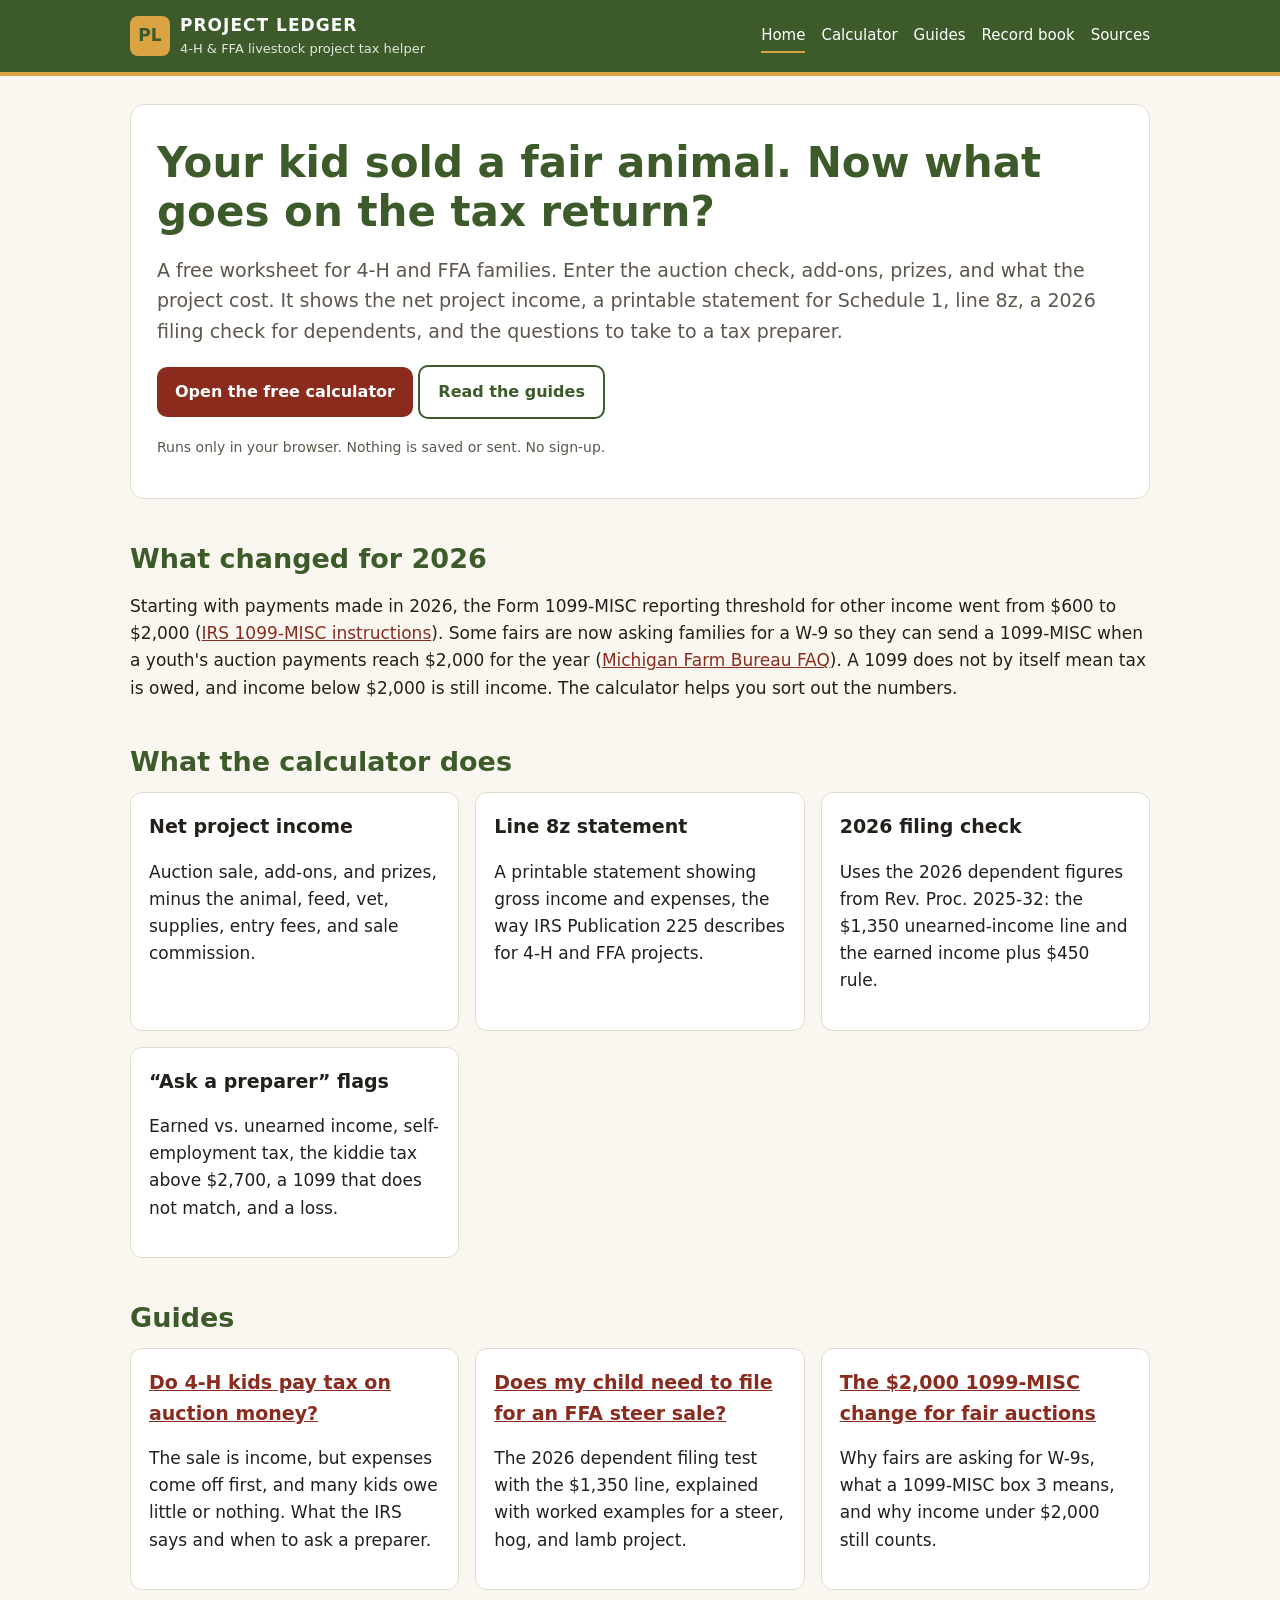
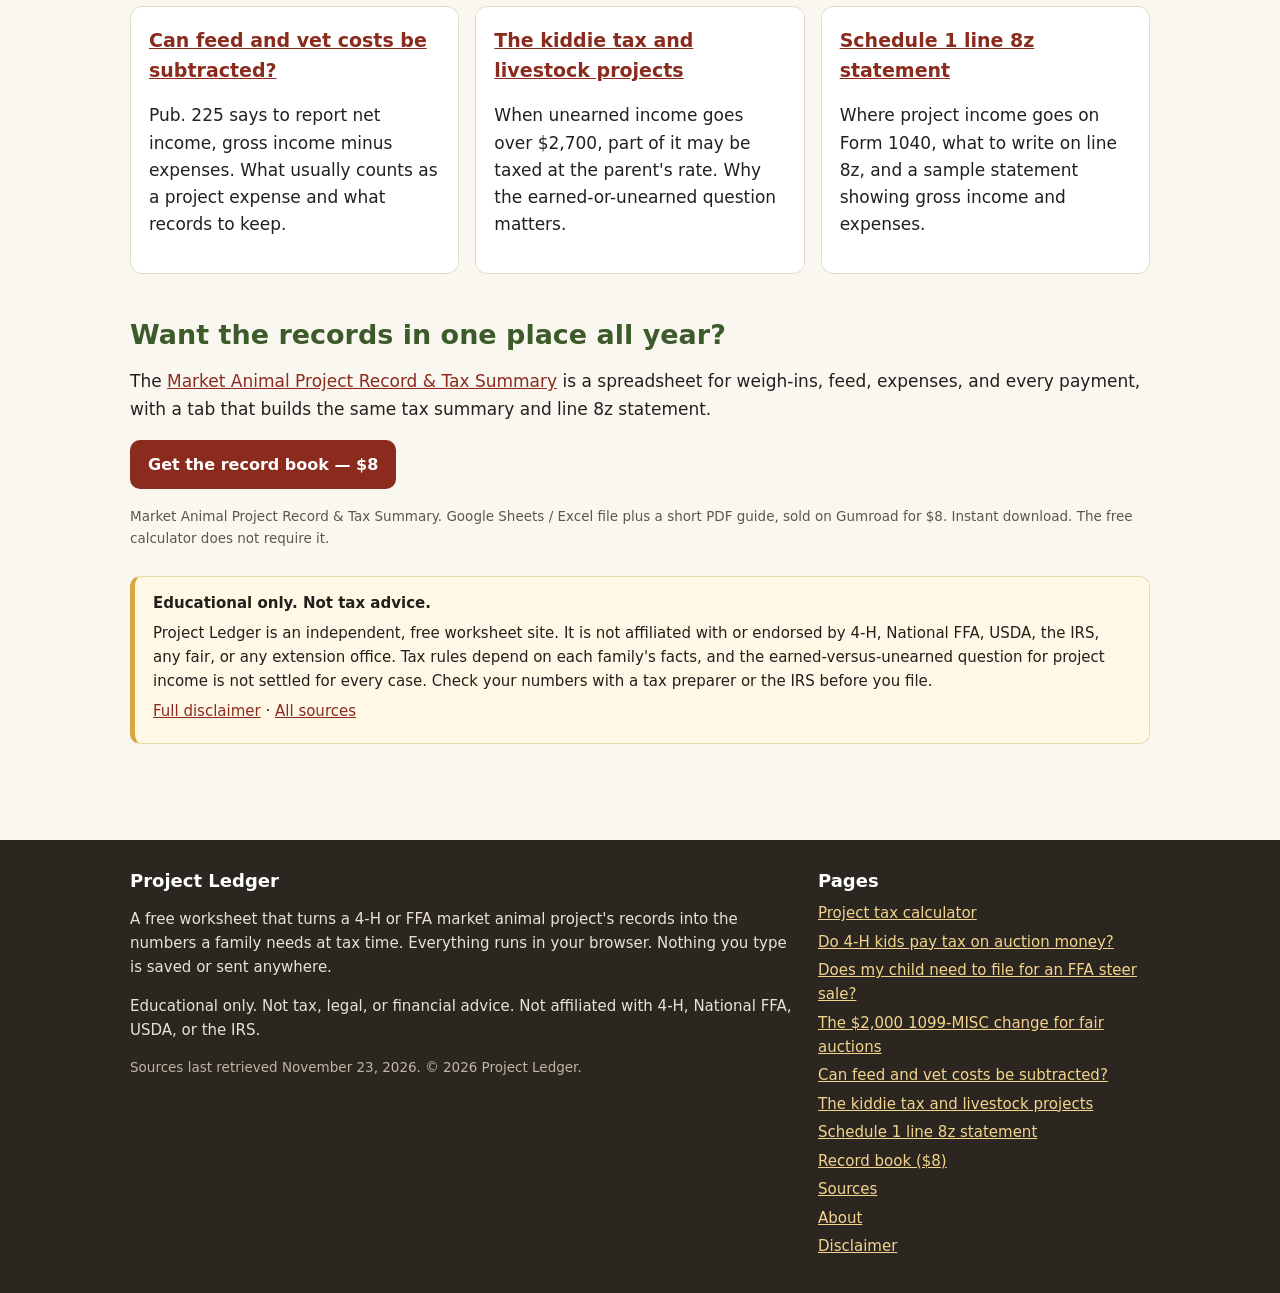
<file: index.html>
<!doctype html>
<html lang="en">
<head>
  <meta charset="utf-8">
  <meta name="viewport" content="width=device-width, initial-scale=1">
  <title>4-H &amp; FFA Livestock Project Tax Helper (2026) | Project Ledger</title>
  <meta name="description" content="Free 2026 worksheet for 4-H and FFA families: net project income, a Schedule 1 line 8z statement, a dependent filing check, and questions for a tax preparer.">
  <link rel="canonical" href="https://spartan3055.github.io/livestock-project-tax/">
  <link rel="stylesheet" href="style.css">
  <link rel="icon" href="favicon.svg" type="image/svg+xml">
  <meta name="theme-color" content="#3d5a2a">
  <meta property="og:title" content="4-H &amp; FFA Livestock Project Tax Helper (2026) | Project Ledger">
  <meta property="og:description" content="Free 2026 worksheet for 4-H and FFA families: net project income, a Schedule 1 line 8z statement, a dependent filing check, and questions for a tax preparer.">
  <meta property="og:url" content="https://spartan3055.github.io/livestock-project-tax/">
  <meta property="og:type" content="website">
  <meta property="og:site_name" content="Project Ledger">
  <script type="application/ld+json">
[
 {
  "@context": "https://schema.org",
  "@type": "Organization",
  "@id": "https://spartan3055.github.io/livestock-project-tax/#org",
  "name": "Project Ledger",
  "url": "https://spartan3055.github.io/livestock-project-tax/",
  "description": "Free educational worksheet for 4-H and FFA livestock project income at tax time."
 },
 {
  "@context": "https://schema.org",
  "@type": "WebSite",
  "@id": "https://spartan3055.github.io/livestock-project-tax/#website",
  "name": "Project Ledger",
  "url": "https://spartan3055.github.io/livestock-project-tax/",
  "publisher": {
   "@id": "https://spartan3055.github.io/livestock-project-tax/#org"
  }
 },
 {
  "@context": "https://schema.org",
  "@type": "WebPage",
  "name": "Project Ledger",
  "url": "https://spartan3055.github.io/livestock-project-tax/"
 }
]
</script>
</head>
<body>
  <a class="skip" href="#main">Skip to content</a>
  
<header class="site-header">
  <div class="wrap bar">
    <a class="wordmark" href="">
      <span class="mark" aria-hidden="true">PL</span>
      <span><strong>PROJECT LEDGER</strong><span class="tag">4-H &amp; FFA livestock project tax helper</span></span>
    </a>
    <nav class="primary" aria-label="Primary">
      <a href="" aria-current="page">Home</a>
      <a href="calculator/">Calculator</a>
      <a href="guides/">Guides</a>
      <a href="record-book/">Record book</a>
      <a href="sources/">Sources</a>
    </nav>
  </div>
</header>
  <main id="main">
    
<div class="wrap">
  <section class="hero">
    <h1>Your kid sold a fair animal. Now what goes on the tax return?</h1>
    <p class="lede">A free worksheet for 4-H and FFA families. Enter the auction check, add-ons, prizes, and what the project cost. It shows the net project income, a printable statement for Schedule 1, line 8z, a 2026 filing check for dependents, and the questions to take to a tax preparer.</p>
    <p><a class="btn" href="calculator/">Open the free calculator</a> <a class="btn ghost" href="guides/">Read the guides</a></p>
    <p class="privacy">Runs only in your browser. Nothing is saved or sent. No sign-up.</p>
  </section>

  <h2>What changed for 2026</h2>
  <p>Starting with payments made in 2026, the Form 1099-MISC reporting threshold for other income went from $600 to $2,000 (<a href="https://www.irs.gov/pub/irs-pdf/i1099mec.pdf" rel="noopener">IRS 1099-MISC instructions</a>). Some fairs are now asking families for a W-9 so they can send a 1099-MISC when a youth's auction payments reach $2,000 for the year (<a href="https://www.michfb.com/sites/default/files/2026-07/livestock-auction-faq-2026_8.5x11.pdf" rel="noopener">Michigan Farm Bureau FAQ</a>). A 1099 does not by itself mean tax is owed, and income below $2,000 is still income. The calculator helps you sort out the numbers.</p>

  <h2>What the calculator does</h2>
  <div class="grid">
    <div class="card"><h3>Net project income</h3><p>Auction sale, add-ons, and prizes, minus the animal, feed, vet, supplies, entry fees, and sale commission.</p></div>
    <div class="card"><h3>Line 8z statement</h3><p>A printable statement showing gross income and expenses, the way IRS Publication 225 describes for 4-H and FFA projects.</p></div>
    <div class="card"><h3>2026 filing check</h3><p>Uses the 2026 dependent figures from Rev. Proc. 2025-32: the $1,350 unearned-income line and the earned income plus $450 rule.</p></div>
    <div class="card"><h3>“Ask a preparer” flags</h3><p>Earned vs. unearned income, self-employment tax, the kiddie tax above $2,700, a 1099 that does not match, and a loss.</p></div>
  </div>

  <h2>Guides</h2>
  <div class="grid"><div class="card"><h3><a href="guides/do-4-h-kids-pay-tax-on-livestock-auction-money/">Do 4-H kids pay tax on auction money?</a></h3><p>The sale is income, but expenses come off first, and many kids owe little or nothing. What the IRS says and when to ask a preparer.</p></div><div class="card"><h3><a href="guides/does-my-child-need-to-file-taxes-ffa-steer-sale/">Does my child need to file for an FFA steer sale?</a></h3><p>The 2026 dependent filing test with the $1,350 line, explained with worked examples for a steer, hog, and lamb project.</p></div><div class="card"><h3><a href="guides/1099-misc-2000-threshold-fair-livestock-auctions/">The $2,000 1099-MISC change for fair auctions</a></h3><p>Why fairs are asking for W-9s, what a 1099-MISC box 3 means, and why income under $2,000 still counts.</p></div><div class="card"><h3><a href="guides/deduct-feed-and-vet-costs-4-h-ffa-project/">Can feed and vet costs be subtracted?</a></h3><p>Pub. 225 says to report net income, gross income minus expenses. What usually counts as a project expense and what records to keep.</p></div><div class="card"><h3><a href="guides/kiddie-tax-4-h-ffa-livestock-project/">The kiddie tax and livestock projects</a></h3><p>When unearned income goes over $2,700, part of it may be taxed at the parent's rate. Why the earned-or-unearned question matters.</p></div><div class="card"><h3><a href="guides/schedule-1-line-8z-4-h-ffa-project-statement/">Schedule 1 line 8z statement</a></h3><p>Where project income goes on Form 1040, what to write on line 8z, and a sample statement showing gross income and expenses.</p></div></div>

  <h2>Want the records in one place all year?</h2>
  <p>The <a href="record-book/">Market Animal Project Record &amp; Tax Summary</a> is a spreadsheet for weigh-ins, feed, expenses, and every payment, with a tab that builds the same tax summary and line 8z statement.</p>
  <p><a class="btn" href="https://plainlygiven.gumroad.com/l/livestock-project-tax-kit" rel="noopener">Get the record book — $8</a></p><p class="tiny">Market Animal Project Record &amp; Tax Summary. Google Sheets / Excel file plus a short PDF guide, sold on Gumroad for $8. Instant download. The free calculator does not require it.</p>
  
<aside class="disclaimer" role="note">
  <strong>Educational only. Not tax advice.</strong>
  <p>Project Ledger is an independent, free worksheet site. It is not affiliated with or endorsed by 4-H, National FFA, USDA, the IRS, any fair, or any extension office. Tax rules depend on each family's facts, and the earned-versus-unearned question for project income is not settled for every case. Check your numbers with a tax preparer or the IRS before you file.</p>
  <p><a href="disclaimer/">Full disclaimer</a> · <a href="sources/">All sources</a></p>
</aside>
</div>
  </main>
  
<footer class="site-footer">
  <div class="wrap">
    <div>
      <h2>Project Ledger</h2>
      <p>A free worksheet that turns a 4-H or FFA market animal project's records into the numbers a family needs at tax time. Everything runs in your browser. Nothing you type is saved or sent anywhere.</p>
      <p>Educational only. Not tax, legal, or financial advice. Not affiliated with 4-H, National FFA, USDA, or the IRS.</p>
      <p class="tiny">Sources last retrieved November 23, 2026. © 2026 Project Ledger.</p>
    </div>
    <div>
      <h2>Pages</h2>
      <ul>
        <li><a href="calculator/">Project tax calculator</a></li>
        <li><a href="guides/do-4-h-kids-pay-tax-on-livestock-auction-money/">Do 4-H kids pay tax on auction money?</a></li><li><a href="guides/does-my-child-need-to-file-taxes-ffa-steer-sale/">Does my child need to file for an FFA steer sale?</a></li><li><a href="guides/1099-misc-2000-threshold-fair-livestock-auctions/">The $2,000 1099-MISC change for fair auctions</a></li><li><a href="guides/deduct-feed-and-vet-costs-4-h-ffa-project/">Can feed and vet costs be subtracted?</a></li><li><a href="guides/kiddie-tax-4-h-ffa-livestock-project/">The kiddie tax and livestock projects</a></li><li><a href="guides/schedule-1-line-8z-4-h-ffa-project-statement/">Schedule 1 line 8z statement</a></li>
        <li><a href="record-book/">Record book ($8)</a></li>
        <li><a href="sources/">Sources</a></li>
        <li><a href="about/">About</a></li>
        <li><a href="disclaimer/">Disclaimer</a></li>
      </ul>
    </div>
  </div>
</footer>
  
</body>
</html>
</file>
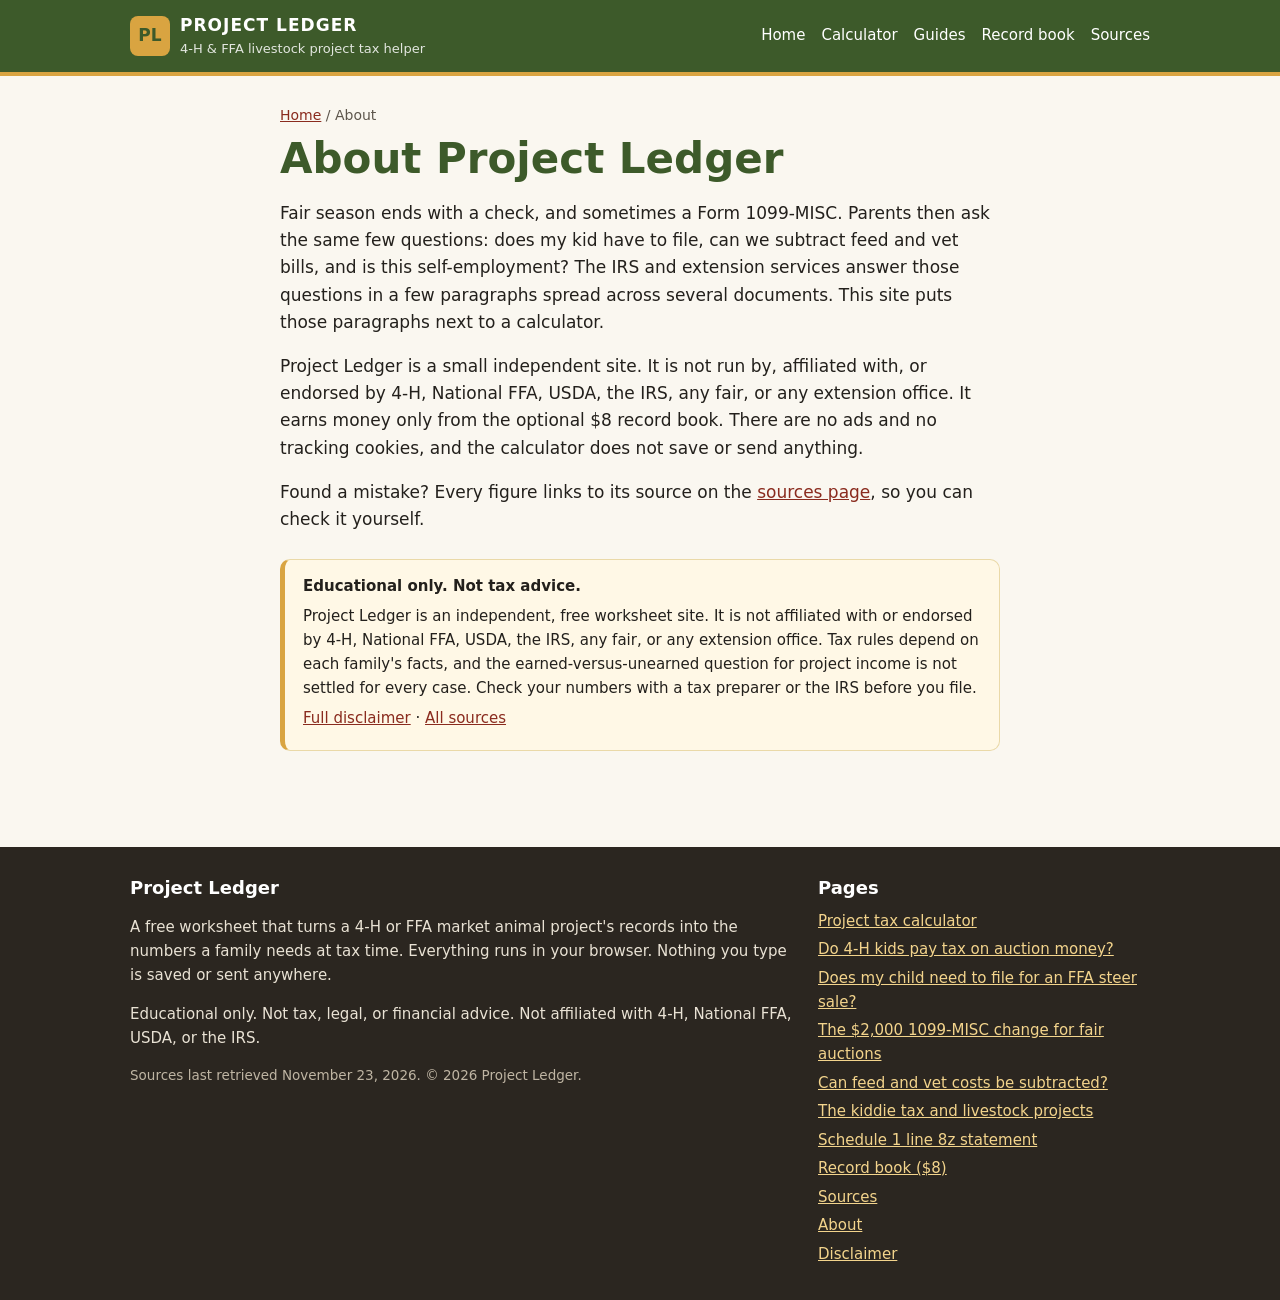
<file: about/index.html>
<!doctype html>
<html lang="en">
<head>
  <meta charset="utf-8">
  <meta name="viewport" content="width=device-width, initial-scale=1">
  <title>About | Project Ledger</title>
  <meta name="description" content="About Project Ledger, a free independent worksheet for 4-H and FFA project income.">
  <link rel="canonical" href="https://spartan3055.github.io/livestock-project-tax/about/">
  <link rel="stylesheet" href="../style.css">
  <link rel="icon" href="../favicon.svg" type="image/svg+xml">
  <meta name="theme-color" content="#3d5a2a">
  <meta property="og:title" content="About | Project Ledger">
  <meta property="og:description" content="About Project Ledger, a free independent worksheet for 4-H and FFA project income.">
  <meta property="og:url" content="https://spartan3055.github.io/livestock-project-tax/about/">
  <meta property="og:type" content="website">
  <meta property="og:site_name" content="Project Ledger">
  <script type="application/ld+json">
[
 {
  "@context": "https://schema.org",
  "@type": "Organization",
  "@id": "https://spartan3055.github.io/livestock-project-tax/#org",
  "name": "Project Ledger",
  "url": "https://spartan3055.github.io/livestock-project-tax/",
  "description": "Free educational worksheet for 4-H and FFA livestock project income at tax time."
 },
 {
  "@context": "https://schema.org",
  "@type": "WebSite",
  "@id": "https://spartan3055.github.io/livestock-project-tax/#website",
  "name": "Project Ledger",
  "url": "https://spartan3055.github.io/livestock-project-tax/",
  "publisher": {
   "@id": "https://spartan3055.github.io/livestock-project-tax/#org"
  }
 }
]
</script>
</head>
<body>
  <a class="skip" href="#main">Skip to content</a>
  
<header class="site-header">
  <div class="wrap bar">
    <a class="wordmark" href="../">
      <span class="mark" aria-hidden="true">PL</span>
      <span><strong>PROJECT LEDGER</strong><span class="tag">4-H &amp; FFA livestock project tax helper</span></span>
    </a>
    <nav class="primary" aria-label="Primary">
      <a href="../">Home</a>
      <a href="../calculator/">Calculator</a>
      <a href="../guides/">Guides</a>
      <a href="../record-book/">Record book</a>
      <a href="../sources/">Sources</a>
    </nav>
  </div>
</header>
  <main id="main">
    
<div class="wrap narrow">
  <p class="crumbs"><a href="../">Home</a> / About</p>
  <h1>About Project Ledger</h1>
  <p>Fair season ends with a check, and sometimes a Form 1099-MISC. Parents then ask the same few questions: does my kid have to file, can we subtract feed and vet bills, and is this self-employment? The IRS and extension services answer those questions in a few paragraphs spread across several documents. This site puts those paragraphs next to a calculator.</p>
  <p>Project Ledger is a small independent site. It is not run by, affiliated with, or endorsed by 4-H, National FFA, USDA, the IRS, any fair, or any extension office. It earns money only from the optional $8 record book. There are no ads and no tracking cookies, and the calculator does not save or send anything.</p>
  <p>Found a mistake? Every figure links to its source on the <a href="../sources/">sources page</a>, so you can check it yourself.</p>
  
<aside class="disclaimer" role="note">
  <strong>Educational only. Not tax advice.</strong>
  <p>Project Ledger is an independent, free worksheet site. It is not affiliated with or endorsed by 4-H, National FFA, USDA, the IRS, any fair, or any extension office. Tax rules depend on each family's facts, and the earned-versus-unearned question for project income is not settled for every case. Check your numbers with a tax preparer or the IRS before you file.</p>
  <p><a href="../disclaimer/">Full disclaimer</a> · <a href="../sources/">All sources</a></p>
</aside>
</div>
  </main>
  
<footer class="site-footer">
  <div class="wrap">
    <div>
      <h2>Project Ledger</h2>
      <p>A free worksheet that turns a 4-H or FFA market animal project's records into the numbers a family needs at tax time. Everything runs in your browser. Nothing you type is saved or sent anywhere.</p>
      <p>Educational only. Not tax, legal, or financial advice. Not affiliated with 4-H, National FFA, USDA, or the IRS.</p>
      <p class="tiny">Sources last retrieved November 23, 2026. © 2026 Project Ledger.</p>
    </div>
    <div>
      <h2>Pages</h2>
      <ul>
        <li><a href="../calculator/">Project tax calculator</a></li>
        <li><a href="../guides/do-4-h-kids-pay-tax-on-livestock-auction-money/">Do 4-H kids pay tax on auction money?</a></li><li><a href="../guides/does-my-child-need-to-file-taxes-ffa-steer-sale/">Does my child need to file for an FFA steer sale?</a></li><li><a href="../guides/1099-misc-2000-threshold-fair-livestock-auctions/">The $2,000 1099-MISC change for fair auctions</a></li><li><a href="../guides/deduct-feed-and-vet-costs-4-h-ffa-project/">Can feed and vet costs be subtracted?</a></li><li><a href="../guides/kiddie-tax-4-h-ffa-livestock-project/">The kiddie tax and livestock projects</a></li><li><a href="../guides/schedule-1-line-8z-4-h-ffa-project-statement/">Schedule 1 line 8z statement</a></li>
        <li><a href="../record-book/">Record book ($8)</a></li>
        <li><a href="../sources/">Sources</a></li>
        <li><a href="../about/">About</a></li>
        <li><a href="../disclaimer/">Disclaimer</a></li>
      </ul>
    </div>
  </div>
</footer>
  
</body>
</html>
</file>
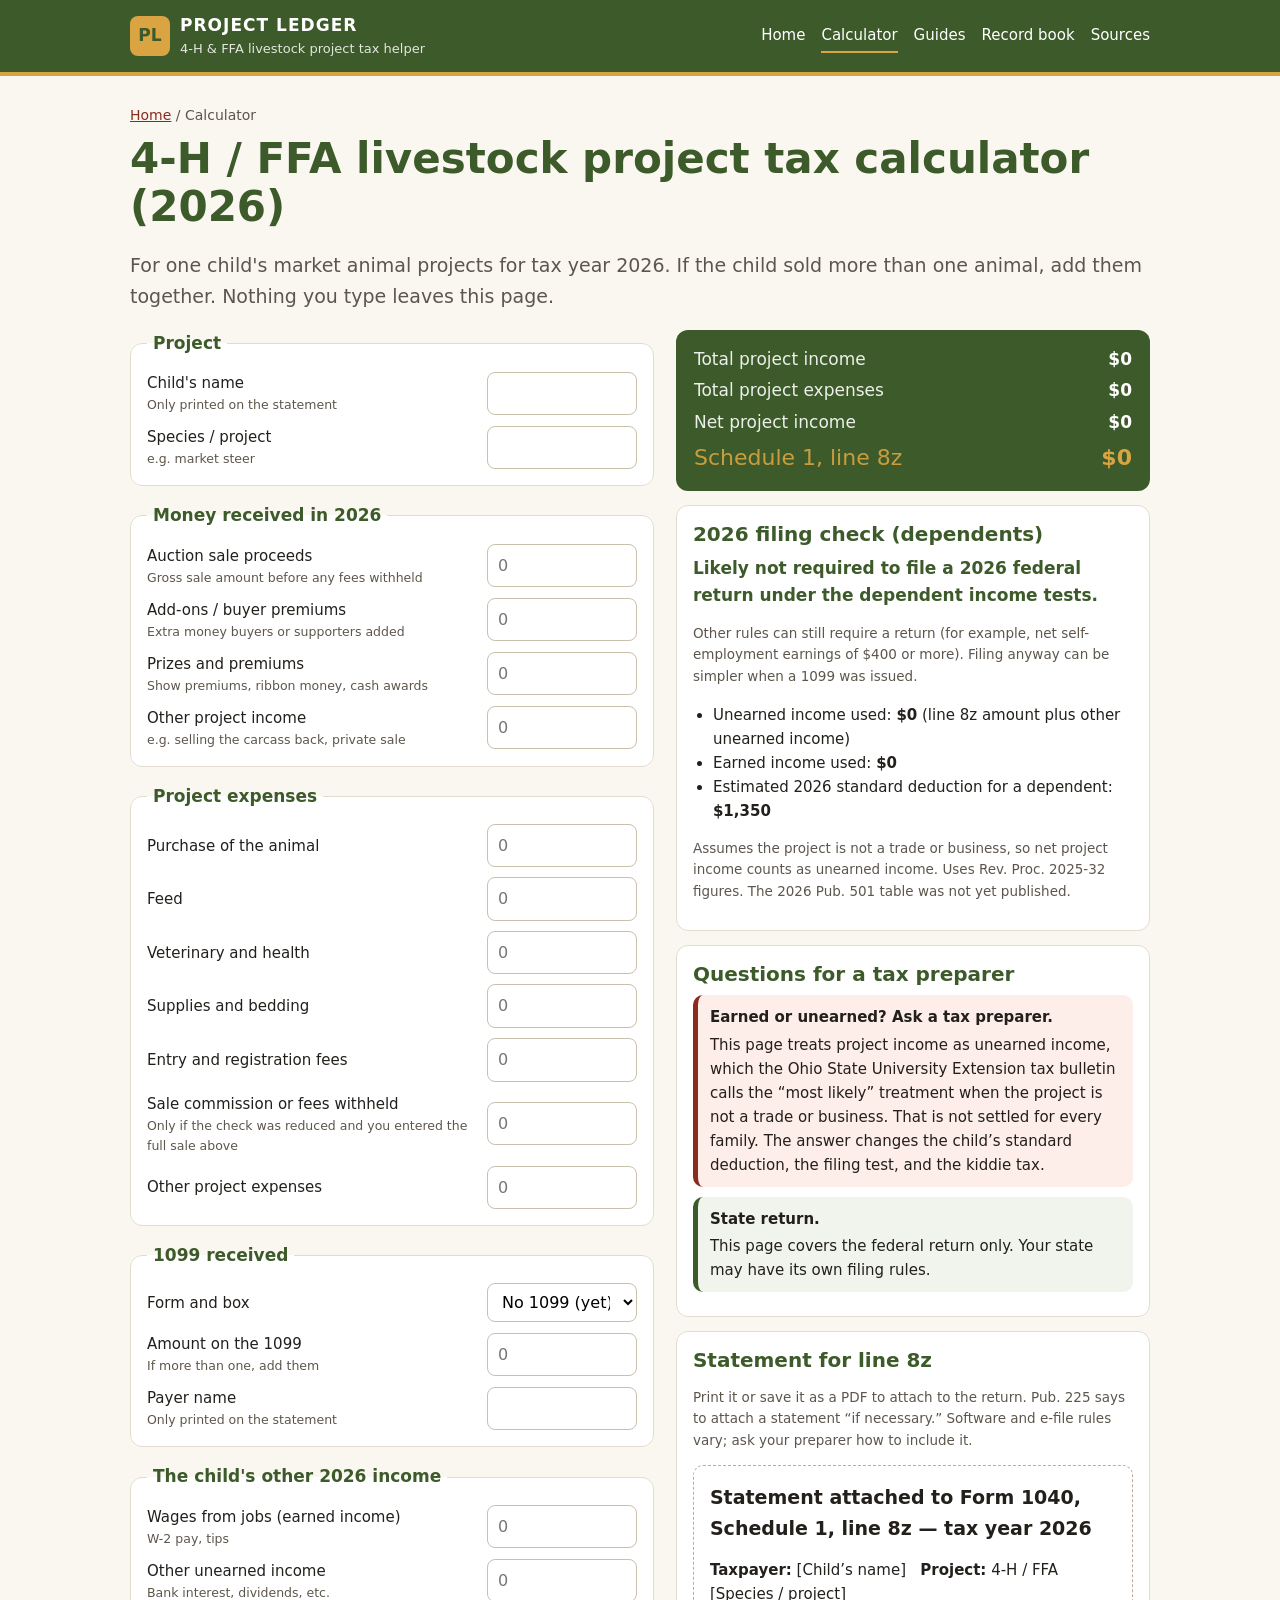
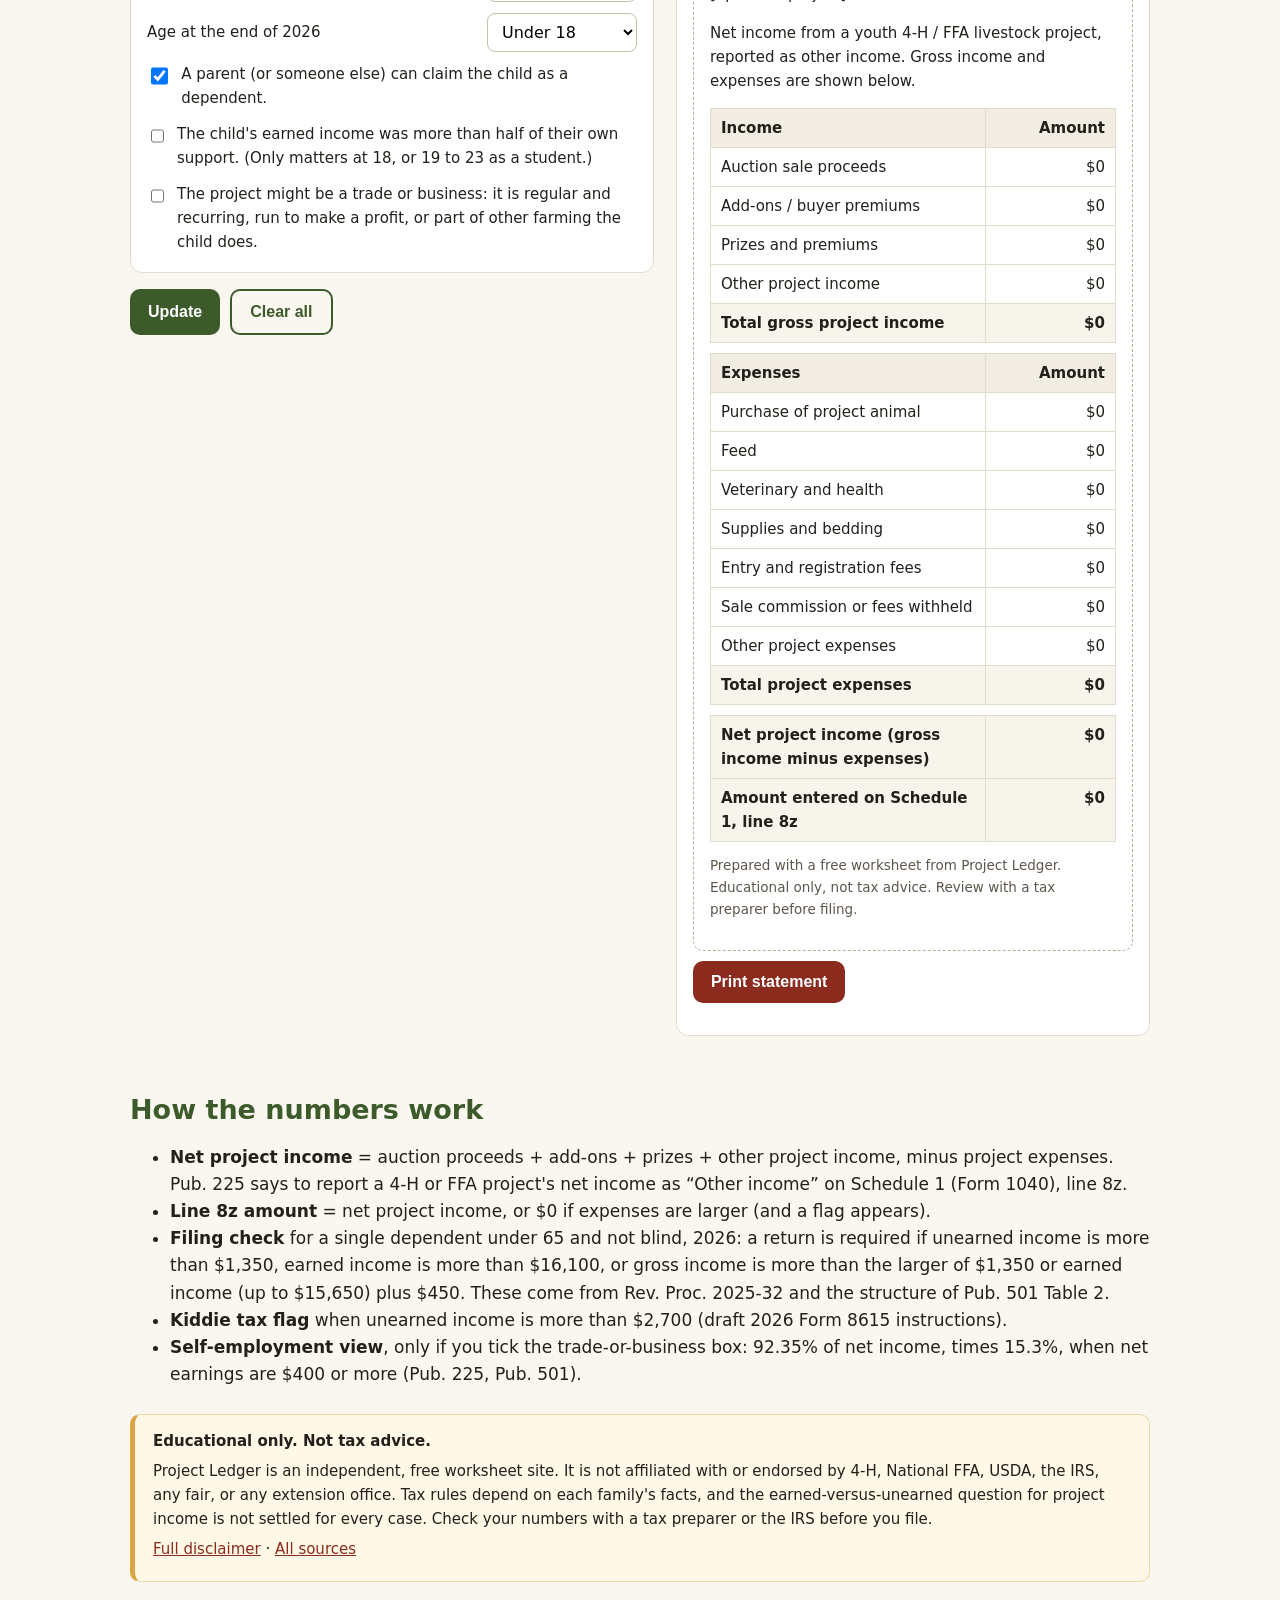
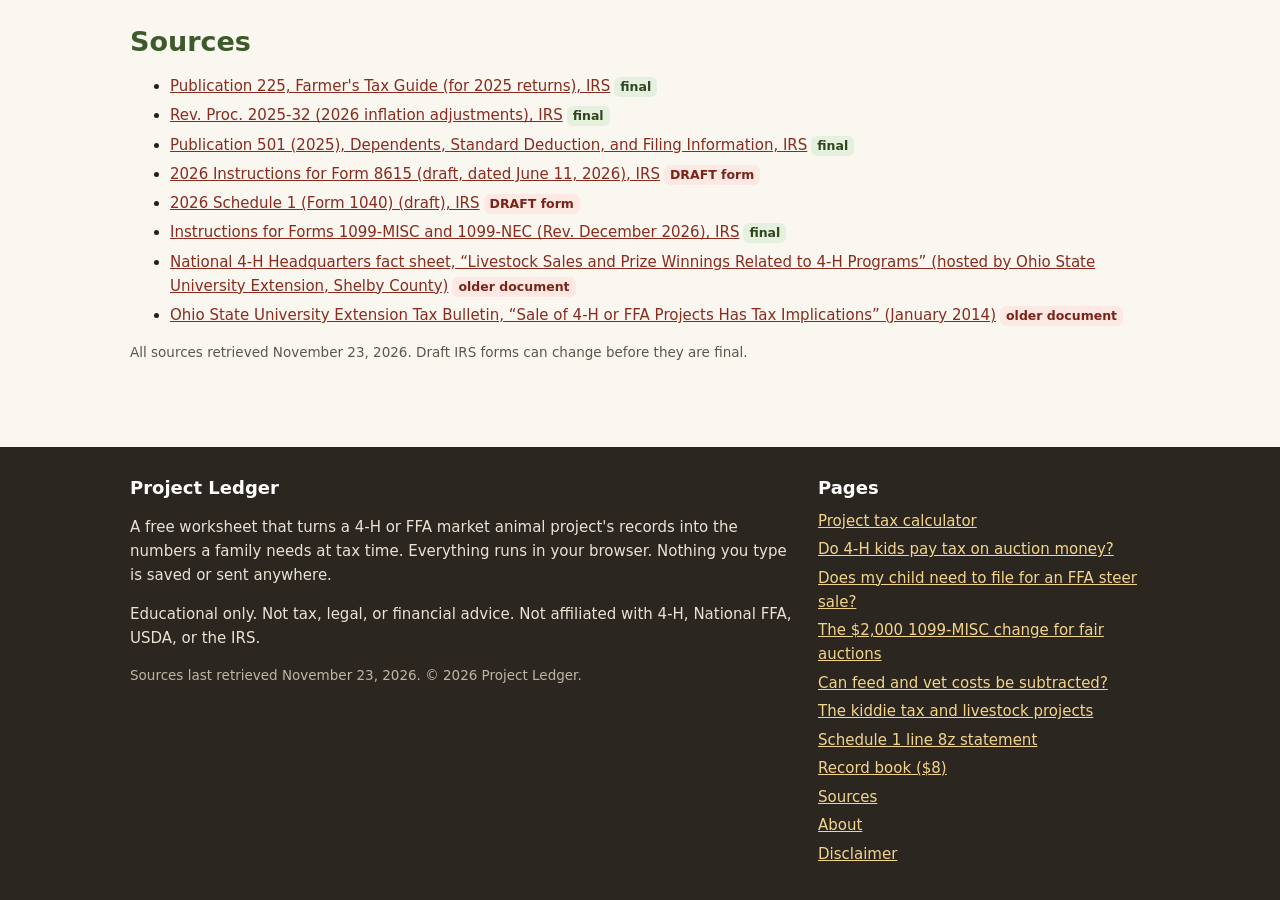
<file: calculator/index.html>
<!doctype html>
<html lang="en">
<head>
  <meta charset="utf-8">
  <meta name="viewport" content="width=device-width, initial-scale=1">
  <title>4-H / FFA Livestock Project Tax Calculator (2026) | Project Ledger</title>
  <meta name="description" content="Enter auction money, add-ons, prizes, a 1099-MISC, and project expenses. Get net income, a printable line 8z statement, a 2026 filing check, and preparer flags.">
  <link rel="canonical" href="https://spartan3055.github.io/livestock-project-tax/calculator/">
  <link rel="stylesheet" href="../style.css">
  <link rel="icon" href="../favicon.svg" type="image/svg+xml">
  <meta name="theme-color" content="#3d5a2a">
  <meta property="og:title" content="4-H / FFA Livestock Project Tax Calculator (2026) | Project Ledger">
  <meta property="og:description" content="Enter auction money, add-ons, prizes, a 1099-MISC, and project expenses. Get net income, a printable line 8z statement, a 2026 filing check, and preparer flags.">
  <meta property="og:url" content="https://spartan3055.github.io/livestock-project-tax/calculator/">
  <meta property="og:type" content="website">
  <meta property="og:site_name" content="Project Ledger">
  <script type="application/ld+json">
[
 {
  "@context": "https://schema.org",
  "@type": "Organization",
  "@id": "https://spartan3055.github.io/livestock-project-tax/#org",
  "name": "Project Ledger",
  "url": "https://spartan3055.github.io/livestock-project-tax/",
  "description": "Free educational worksheet for 4-H and FFA livestock project income at tax time."
 },
 {
  "@context": "https://schema.org",
  "@type": "WebSite",
  "@id": "https://spartan3055.github.io/livestock-project-tax/#website",
  "name": "Project Ledger",
  "url": "https://spartan3055.github.io/livestock-project-tax/",
  "publisher": {
   "@id": "https://spartan3055.github.io/livestock-project-tax/#org"
  }
 },
 {
  "@context": "https://schema.org",
  "@type": "WebApplication",
  "name": "4-H / FFA Livestock Project Tax Calculator",
  "url": "https://spartan3055.github.io/livestock-project-tax/calculator/",
  "applicationCategory": "FinanceApplication",
  "operatingSystem": "Any (web browser)",
  "offers": {
   "@type": "Offer",
   "price": "0",
   "priceCurrency": "USD"
  }
 },
 {
  "@context": "https://schema.org",
  "@type": "BreadcrumbList",
  "itemListElement": [
   {
    "@type": "ListItem",
    "position": 1,
    "name": "Home",
    "item": "https://spartan3055.github.io/livestock-project-tax/"
   },
   {
    "@type": "ListItem",
    "position": 2,
    "name": "Calculator",
    "item": "https://spartan3055.github.io/livestock-project-tax/calculator/"
   }
  ]
 }
]
</script>
</head>
<body>
  <a class="skip" href="#main">Skip to content</a>
  
<header class="site-header">
  <div class="wrap bar">
    <a class="wordmark" href="../">
      <span class="mark" aria-hidden="true">PL</span>
      <span><strong>PROJECT LEDGER</strong><span class="tag">4-H &amp; FFA livestock project tax helper</span></span>
    </a>
    <nav class="primary" aria-label="Primary">
      <a href="../">Home</a>
      <a href="../calculator/" aria-current="page">Calculator</a>
      <a href="../guides/">Guides</a>
      <a href="../record-book/">Record book</a>
      <a href="../sources/">Sources</a>
    </nav>
  </div>
</header>
  <main id="main">
    
<div class="wrap">
  <p class="crumbs"><a href="../">Home</a> / Calculator</p>
  <h1>4-H / FFA livestock project tax calculator (2026)</h1>
  <p class="lede">For one child's market animal projects for tax year 2026. If the child sold more than one animal, add them together. Nothing you type leaves this page.</p>
  <div class="calc">
    <form id="calc" autocomplete="off">
      <fieldset><legend>Project</legend>
        <div class="field"><label for="childName">Child's name <span class="hint">Only printed on the statement</span></label><input type="text" id="childName"></div>
        <div class="field"><label for="project">Species / project <span class="hint">e.g. market steer</span></label><input type="text" id="project"></div>
      </fieldset>
      <fieldset><legend>Money received in 2026</legend>
        <div class="field"><label for="auction">Auction sale proceeds<span class="hint">Gross sale amount before any fees withheld</span></label><input type="number" inputmode="decimal" min="0" step="0.01" id="auction" name="auction" placeholder="0"></div>
        <div class="field"><label for="addons">Add-ons / buyer premiums<span class="hint">Extra money buyers or supporters added</span></label><input type="number" inputmode="decimal" min="0" step="0.01" id="addons" name="addons" placeholder="0"></div>
        <div class="field"><label for="prizes">Prizes and premiums<span class="hint">Show premiums, ribbon money, cash awards</span></label><input type="number" inputmode="decimal" min="0" step="0.01" id="prizes" name="prizes" placeholder="0"></div>
        <div class="field"><label for="otherIncome">Other project income<span class="hint">e.g. selling the carcass back, private sale</span></label><input type="number" inputmode="decimal" min="0" step="0.01" id="otherIncome" name="otherIncome" placeholder="0"></div>
      </fieldset>
      <fieldset><legend>Project expenses</legend>
        <div class="field"><label for="animal">Purchase of the animal</label><input type="number" inputmode="decimal" min="0" step="0.01" id="animal" name="animal" placeholder="0"></div>
        <div class="field"><label for="feed">Feed</label><input type="number" inputmode="decimal" min="0" step="0.01" id="feed" name="feed" placeholder="0"></div>
        <div class="field"><label for="vet">Veterinary and health</label><input type="number" inputmode="decimal" min="0" step="0.01" id="vet" name="vet" placeholder="0"></div>
        <div class="field"><label for="supplies">Supplies and bedding</label><input type="number" inputmode="decimal" min="0" step="0.01" id="supplies" name="supplies" placeholder="0"></div>
        <div class="field"><label for="entry">Entry and registration fees</label><input type="number" inputmode="decimal" min="0" step="0.01" id="entry" name="entry" placeholder="0"></div>
        <div class="field"><label for="commission">Sale commission or fees withheld<span class="hint">Only if the check was reduced and you entered the full sale above</span></label><input type="number" inputmode="decimal" min="0" step="0.01" id="commission" name="commission" placeholder="0"></div>
        <div class="field"><label for="otherExp">Other project expenses</label><input type="number" inputmode="decimal" min="0" step="0.01" id="otherExp" name="otherExp" placeholder="0"></div>
      </fieldset>
      <fieldset><legend>1099 received</legend>
        <div class="field"><label for="box">Form and box</label><select id="box"><option value="none">No 1099 (yet)</option><option value="box3">1099-MISC, box 3 (Other income)</option><option value="nec">1099-NEC</option><option value="other">Another form or box</option></select></div>
        <div class="field"><label for="f1099">Amount on the 1099<span class="hint">If more than one, add them</span></label><input type="number" inputmode="decimal" min="0" step="0.01" id="f1099" name="f1099" placeholder="0"></div>
        <div class="field"><label for="payer">Payer name <span class="hint">Only printed on the statement</span></label><input type="text" id="payer"></div>
      </fieldset>
      <fieldset><legend>The child's other 2026 income</legend>
        <div class="field"><label for="wages">Wages from jobs (earned income)<span class="hint">W-2 pay, tips</span></label><input type="number" inputmode="decimal" min="0" step="0.01" id="wages" name="wages" placeholder="0"></div>
        <div class="field"><label for="otherUnearned">Other unearned income<span class="hint">Bank interest, dividends, etc.</span></label><input type="number" inputmode="decimal" min="0" step="0.01" id="otherUnearned" name="otherUnearned" placeholder="0"></div>
        <div class="field"><label for="age">Age at the end of 2026</label><select id="age"><option value="under18">Under 18</option><option value="18">18</option><option value="19to23student">19 to 23 and a full-time student</option><option value="other">Other</option></select></div>
        <label class="check"><input type="checkbox" id="dependent" checked> <span>A parent (or someone else) can claim the child as a dependent.</span></label>
        <label class="check"><input type="checkbox" id="halfSupport"> <span>The child's earned income was more than half of their own support. (Only matters at 18, or 19 to 23 as a student.)</span></label>
        <label class="check"><input type="checkbox" id="business"> <span>The project might be a trade or business: it is regular and recurring, run to make a profit, or part of other farming the child does.</span></label>
      </fieldset>
      <div class="actions no-print"><button class="btn alt" type="submit">Update</button><button class="btn ghost" type="reset" id="clear">Clear all</button></div>
    </form>
    <div class="results" aria-live="polite">
      <div class="totals"><dl>
        <dt>Total project income</dt><dd id="out-gross">$0</dd>
        <dt>Total project expenses</dt><dd id="out-exp">$0</dd>
        <dt>Net project income</dt><dd id="out-net">$0</dd>
        <dt class="big">Schedule 1, line 8z</dt><dd class="big" id="out-8z">$0</dd>
      </dl></div>
      <div class="panel"><h2>2026 filing check (dependents)</h2><div id="filing"></div>
        <p class="tiny">Assumes the project is not a trade or business, so net project income counts as unearned income. Uses Rev. Proc. 2025-32 figures. The 2026 Pub. 501 table was not yet published.</p></div>
      <div class="panel"><h2>Questions for a tax preparer</h2><div id="flags"></div></div>
      <div class="panel statement-panel"><h2>Statement for line 8z</h2>
        <p class="tiny">Print it or save it as a PDF to attach to the return. Pub. 225 says to attach a statement “if necessary.” Software and e-file rules vary; ask your preparer how to include it.</p>
        <div id="statement"></div>
        <div class="actions no-print"><button class="btn" type="button" id="print">Print statement</button></div>
      </div>
    </div>
  </div>

  <h2>How the numbers work</h2>
  <ul>
    <li><strong>Net project income</strong> = auction proceeds + add-ons + prizes + other project income, minus project expenses. Pub. 225 says to report a 4-H or FFA project's net income as “Other income” on Schedule 1 (Form 1040), line 8z.</li>
    <li><strong>Line 8z amount</strong> = net project income, or $0 if expenses are larger (and a flag appears).</li>
    <li><strong>Filing check</strong> for a single dependent under 65 and not blind, 2026: a return is required if unearned income is more than $1,350, earned income is more than $16,100, or gross income is more than the larger of $1,350 or earned income (up to $15,650) plus $450. These come from Rev. Proc. 2025-32 and the structure of Pub. 501 Table 2.</li>
    <li><strong>Kiddie tax flag</strong> when unearned income is more than $2,700 (draft 2026 Form 8615 instructions).</li>
    <li><strong>Self-employment view</strong>, only if you tick the trade-or-business box: 92.35% of net income, times 15.3%, when net earnings are $400 or more (Pub. 225, Pub. 501).</li>
  </ul>
  
<aside class="disclaimer" role="note">
  <strong>Educational only. Not tax advice.</strong>
  <p>Project Ledger is an independent, free worksheet site. It is not affiliated with or endorsed by 4-H, National FFA, USDA, the IRS, any fair, or any extension office. Tax rules depend on each family's facts, and the earned-versus-unearned question for project income is not settled for every case. Check your numbers with a tax preparer or the IRS before you file.</p>
  <p><a href="../disclaimer/">Full disclaimer</a> · <a href="../sources/">All sources</a></p>
</aside>
  <h2>Sources</h2><ul class="sources"><li><a href="https://www.irs.gov/pub/irs-pdf/p225.pdf" rel="noopener">Publication 225, Farmer's Tax Guide (for 2025 returns), IRS</a><span class="final">final</span></li><li><a href="https://www.irs.gov/pub/irs-drop/rp-25-32.pdf" rel="noopener">Rev. Proc. 2025-32 (2026 inflation adjustments), IRS</a><span class="final">final</span></li><li><a href="https://www.irs.gov/pub/irs-pdf/p501.pdf" rel="noopener">Publication 501 (2025), Dependents, Standard Deduction, and Filing Information, IRS</a><span class="final">final</span></li><li><a href="https://www.irs.gov/pub/irs-dft/i8615--dft.pdf" rel="noopener">2026 Instructions for Form 8615 (draft, dated June 11, 2026), IRS</a><span class="draft">DRAFT form</span></li><li><a href="https://www.irs.gov/pub/irs-dft/f1040s1--dft.pdf" rel="noopener">2026 Schedule 1 (Form 1040) (draft), IRS</a><span class="draft">DRAFT form</span></li><li><a href="https://www.irs.gov/pub/irs-pdf/i1099mec.pdf" rel="noopener">Instructions for Forms 1099-MISC and 1099-NEC (Rev. December 2026), IRS</a><span class="final">final</span></li><li><a href="https://shelby.osu.edu/sites/shelby/files/imce/Livestock%20Sale%20and%20Prize%20Winnings%20National%204-H%20Fact%20Sheet.pdf" rel="noopener">National 4-H Headquarters fact sheet, “Livestock Sales and Prize Winnings Related to 4-H Programs” (hosted by Ohio State University Extension, Shelby County)</a><span class="draft">older document</span></li><li><a href="https://farmoffice.osu.edu/sites/aglaw/files/site-library/Sale%20of%204H%20TaxBulletin.pdf" rel="noopener">Ohio State University Extension Tax Bulletin, “Sale of 4-H or FFA Projects Has Tax Implications” (January 2014)</a><span class="draft">older document</span></li></ul><p class="tiny">All sources retrieved November 23, 2026. Draft IRS forms can change before they are final.</p>
</div>
  </main>
  
<footer class="site-footer">
  <div class="wrap">
    <div>
      <h2>Project Ledger</h2>
      <p>A free worksheet that turns a 4-H or FFA market animal project's records into the numbers a family needs at tax time. Everything runs in your browser. Nothing you type is saved or sent anywhere.</p>
      <p>Educational only. Not tax, legal, or financial advice. Not affiliated with 4-H, National FFA, USDA, or the IRS.</p>
      <p class="tiny">Sources last retrieved November 23, 2026. © 2026 Project Ledger.</p>
    </div>
    <div>
      <h2>Pages</h2>
      <ul>
        <li><a href="../calculator/">Project tax calculator</a></li>
        <li><a href="../guides/do-4-h-kids-pay-tax-on-livestock-auction-money/">Do 4-H kids pay tax on auction money?</a></li><li><a href="../guides/does-my-child-need-to-file-taxes-ffa-steer-sale/">Does my child need to file for an FFA steer sale?</a></li><li><a href="../guides/1099-misc-2000-threshold-fair-livestock-auctions/">The $2,000 1099-MISC change for fair auctions</a></li><li><a href="../guides/deduct-feed-and-vet-costs-4-h-ffa-project/">Can feed and vet costs be subtracted?</a></li><li><a href="../guides/kiddie-tax-4-h-ffa-livestock-project/">The kiddie tax and livestock projects</a></li><li><a href="../guides/schedule-1-line-8z-4-h-ffa-project-statement/">Schedule 1 line 8z statement</a></li>
        <li><a href="../record-book/">Record book ($8)</a></li>
        <li><a href="../sources/">Sources</a></li>
        <li><a href="../about/">About</a></li>
        <li><a href="../disclaimer/">Disclaimer</a></li>
      </ul>
    </div>
  </div>
</footer>
  <script src="../calc.js"></script>
</body>
</html>
</file>
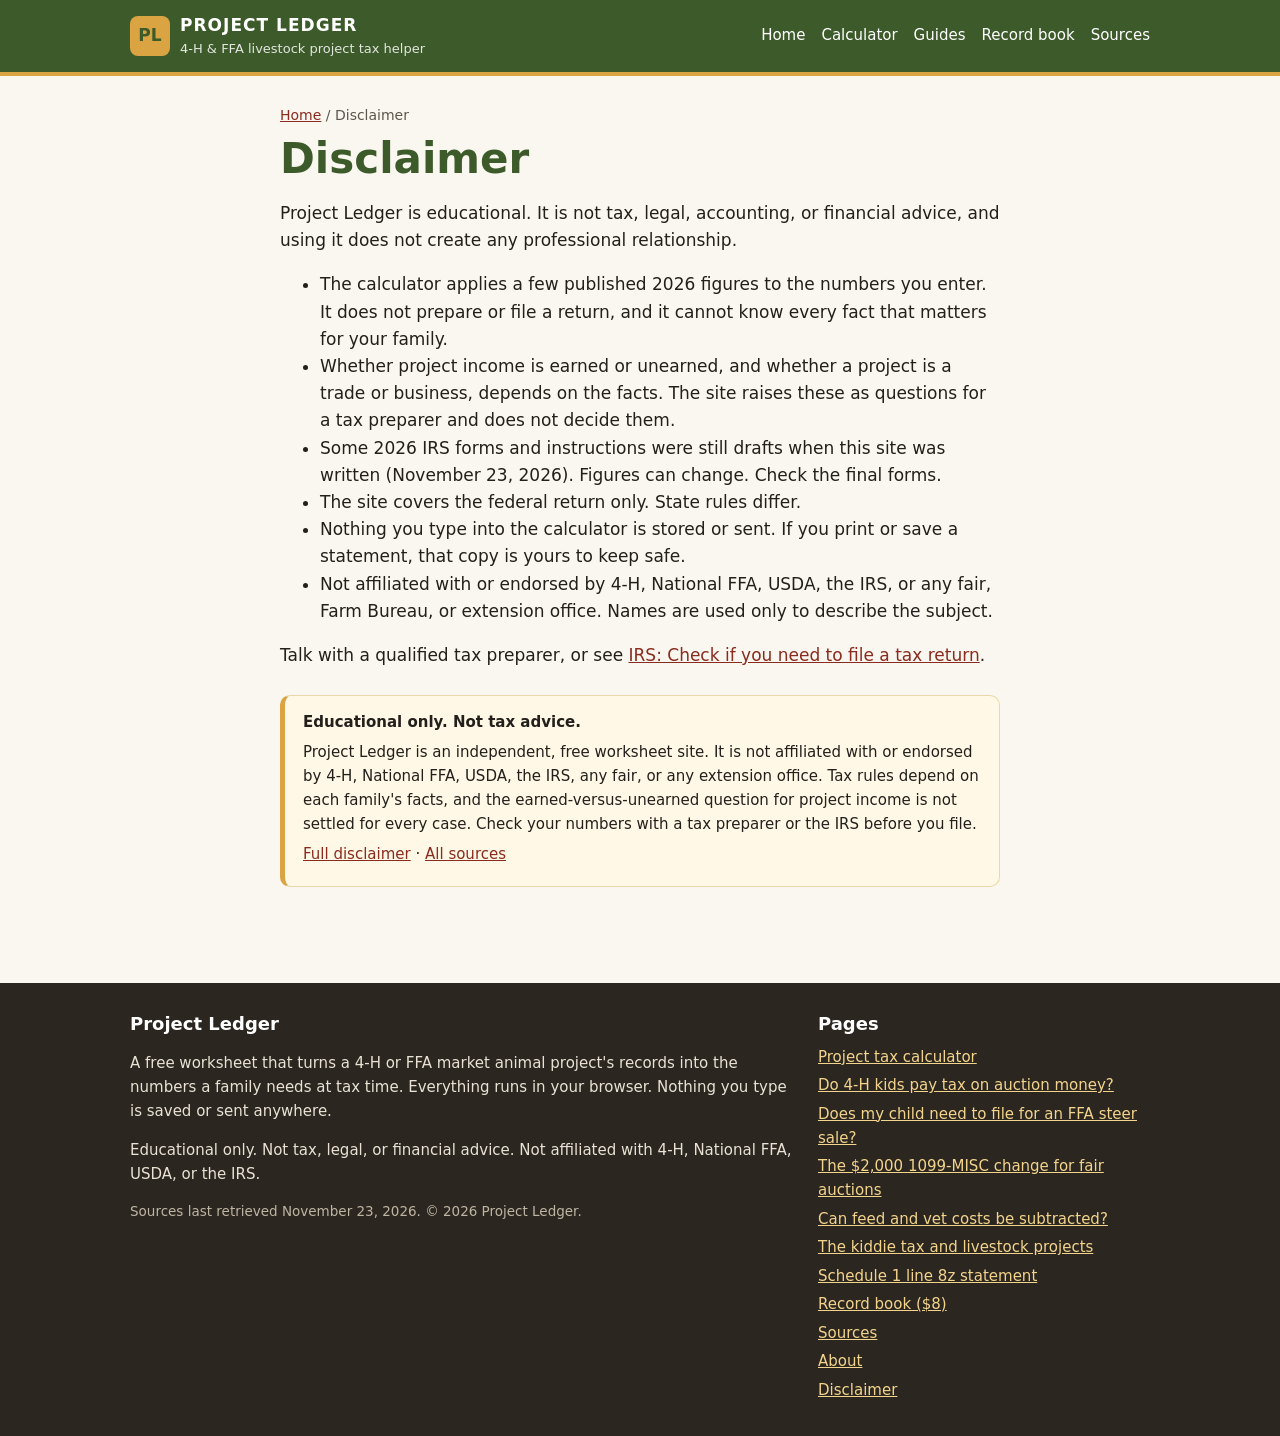
<file: disclaimer/index.html>
<!doctype html>
<html lang="en">
<head>
  <meta charset="utf-8">
  <meta name="viewport" content="width=device-width, initial-scale=1">
  <title>Disclaimer | Project Ledger</title>
  <meta name="description" content="Project Ledger is educational only and is not tax advice.">
  <link rel="canonical" href="https://spartan3055.github.io/livestock-project-tax/disclaimer/">
  <link rel="stylesheet" href="../style.css">
  <link rel="icon" href="../favicon.svg" type="image/svg+xml">
  <meta name="theme-color" content="#3d5a2a">
  <meta property="og:title" content="Disclaimer | Project Ledger">
  <meta property="og:description" content="Project Ledger is educational only and is not tax advice.">
  <meta property="og:url" content="https://spartan3055.github.io/livestock-project-tax/disclaimer/">
  <meta property="og:type" content="website">
  <meta property="og:site_name" content="Project Ledger">
  <script type="application/ld+json">
[
 {
  "@context": "https://schema.org",
  "@type": "Organization",
  "@id": "https://spartan3055.github.io/livestock-project-tax/#org",
  "name": "Project Ledger",
  "url": "https://spartan3055.github.io/livestock-project-tax/",
  "description": "Free educational worksheet for 4-H and FFA livestock project income at tax time."
 },
 {
  "@context": "https://schema.org",
  "@type": "WebSite",
  "@id": "https://spartan3055.github.io/livestock-project-tax/#website",
  "name": "Project Ledger",
  "url": "https://spartan3055.github.io/livestock-project-tax/",
  "publisher": {
   "@id": "https://spartan3055.github.io/livestock-project-tax/#org"
  }
 }
]
</script>
</head>
<body>
  <a class="skip" href="#main">Skip to content</a>
  
<header class="site-header">
  <div class="wrap bar">
    <a class="wordmark" href="../">
      <span class="mark" aria-hidden="true">PL</span>
      <span><strong>PROJECT LEDGER</strong><span class="tag">4-H &amp; FFA livestock project tax helper</span></span>
    </a>
    <nav class="primary" aria-label="Primary">
      <a href="../">Home</a>
      <a href="../calculator/">Calculator</a>
      <a href="../guides/">Guides</a>
      <a href="../record-book/">Record book</a>
      <a href="../sources/">Sources</a>
    </nav>
  </div>
</header>
  <main id="main">
    
<div class="wrap narrow">
  <p class="crumbs"><a href="../">Home</a> / Disclaimer</p>
  <h1>Disclaimer</h1>
  <p>Project Ledger is educational. It is not tax, legal, accounting, or financial advice, and using it does not create any professional relationship.</p>
  <ul>
    <li>The calculator applies a few published 2026 figures to the numbers you enter. It does not prepare or file a return, and it cannot know every fact that matters for your family.</li>
    <li>Whether project income is earned or unearned, and whether a project is a trade or business, depends on the facts. The site raises these as questions for a tax preparer and does not decide them.</li>
    <li>Some 2026 IRS forms and instructions were still drafts when this site was written (November 23, 2026). Figures can change. Check the final forms.</li>
    <li>The site covers the federal return only. State rules differ.</li>
    <li>Nothing you type into the calculator is stored or sent. If you print or save a statement, that copy is yours to keep safe.</li>
    <li>Not affiliated with or endorsed by 4-H, National FFA, USDA, the IRS, or any fair, Farm Bureau, or extension office. Names are used only to describe the subject.</li>
  </ul>
  <p>Talk with a qualified tax preparer, or see <a href="https://www.irs.gov/individuals/check-if-you-need-to-file-a-tax-return" rel="noopener">IRS: Check if you need to file a tax return</a>.</p>
  
<aside class="disclaimer" role="note">
  <strong>Educational only. Not tax advice.</strong>
  <p>Project Ledger is an independent, free worksheet site. It is not affiliated with or endorsed by 4-H, National FFA, USDA, the IRS, any fair, or any extension office. Tax rules depend on each family's facts, and the earned-versus-unearned question for project income is not settled for every case. Check your numbers with a tax preparer or the IRS before you file.</p>
  <p><a href="../disclaimer/">Full disclaimer</a> · <a href="../sources/">All sources</a></p>
</aside>
</div>
  </main>
  
<footer class="site-footer">
  <div class="wrap">
    <div>
      <h2>Project Ledger</h2>
      <p>A free worksheet that turns a 4-H or FFA market animal project's records into the numbers a family needs at tax time. Everything runs in your browser. Nothing you type is saved or sent anywhere.</p>
      <p>Educational only. Not tax, legal, or financial advice. Not affiliated with 4-H, National FFA, USDA, or the IRS.</p>
      <p class="tiny">Sources last retrieved November 23, 2026. © 2026 Project Ledger.</p>
    </div>
    <div>
      <h2>Pages</h2>
      <ul>
        <li><a href="../calculator/">Project tax calculator</a></li>
        <li><a href="../guides/do-4-h-kids-pay-tax-on-livestock-auction-money/">Do 4-H kids pay tax on auction money?</a></li><li><a href="../guides/does-my-child-need-to-file-taxes-ffa-steer-sale/">Does my child need to file for an FFA steer sale?</a></li><li><a href="../guides/1099-misc-2000-threshold-fair-livestock-auctions/">The $2,000 1099-MISC change for fair auctions</a></li><li><a href="../guides/deduct-feed-and-vet-costs-4-h-ffa-project/">Can feed and vet costs be subtracted?</a></li><li><a href="../guides/kiddie-tax-4-h-ffa-livestock-project/">The kiddie tax and livestock projects</a></li><li><a href="../guides/schedule-1-line-8z-4-h-ffa-project-statement/">Schedule 1 line 8z statement</a></li>
        <li><a href="../record-book/">Record book ($8)</a></li>
        <li><a href="../sources/">Sources</a></li>
        <li><a href="../about/">About</a></li>
        <li><a href="../disclaimer/">Disclaimer</a></li>
      </ul>
    </div>
  </div>
</footer>
  
</body>
</html>
</file>
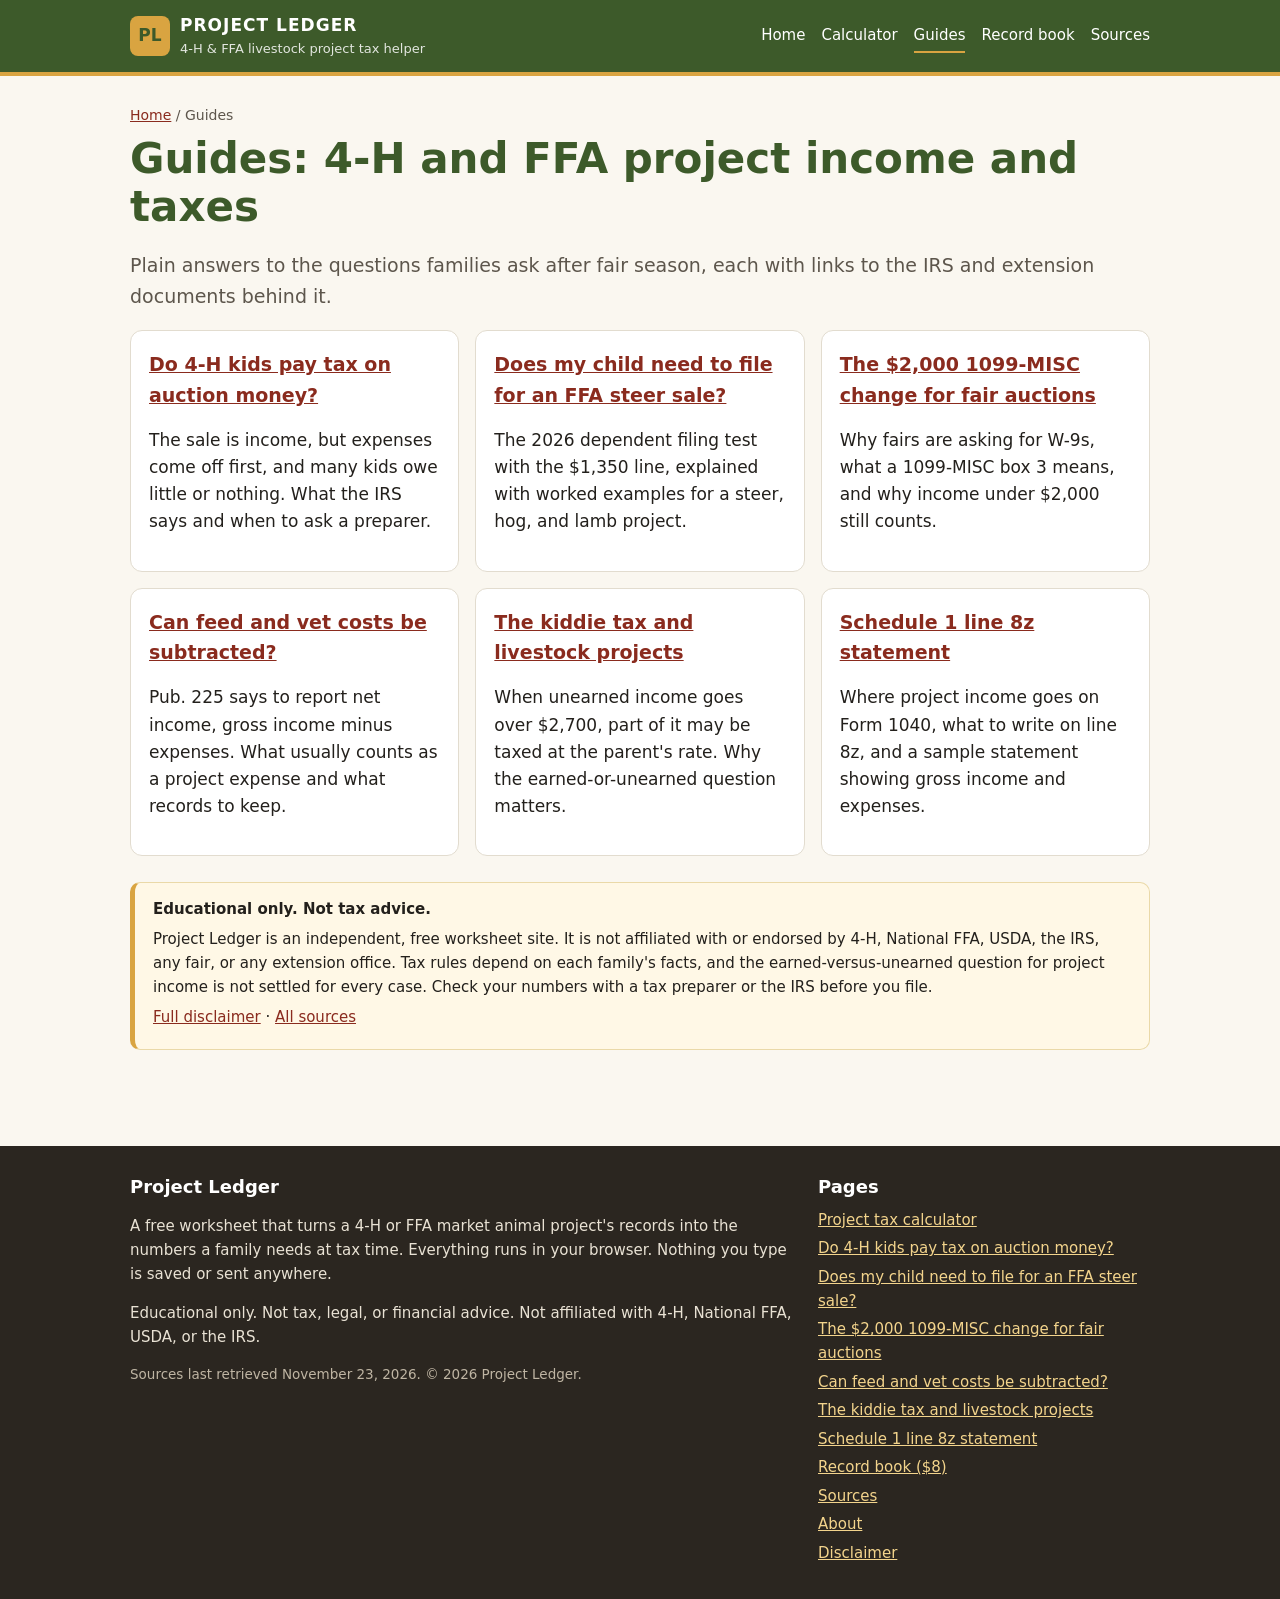
<file: guides/index.html>
<!doctype html>
<html lang="en">
<head>
  <meta charset="utf-8">
  <meta name="viewport" content="width=device-width, initial-scale=1">
  <title>Guides: 4-H &amp; FFA Project Income and Taxes | Project Ledger</title>
  <meta name="description" content="Plain answers about 4-H and FFA livestock auction money, filing, the $2,000 1099-MISC change, expenses, the kiddie tax, and Schedule 1 line 8z.">
  <link rel="canonical" href="https://spartan3055.github.io/livestock-project-tax/guides/">
  <link rel="stylesheet" href="../style.css">
  <link rel="icon" href="../favicon.svg" type="image/svg+xml">
  <meta name="theme-color" content="#3d5a2a">
  <meta property="og:title" content="Guides: 4-H &amp; FFA Project Income and Taxes | Project Ledger">
  <meta property="og:description" content="Plain answers about 4-H and FFA livestock auction money, filing, the $2,000 1099-MISC change, expenses, the kiddie tax, and Schedule 1 line 8z.">
  <meta property="og:url" content="https://spartan3055.github.io/livestock-project-tax/guides/">
  <meta property="og:type" content="website">
  <meta property="og:site_name" content="Project Ledger">
  <script type="application/ld+json">
[
 {
  "@context": "https://schema.org",
  "@type": "Organization",
  "@id": "https://spartan3055.github.io/livestock-project-tax/#org",
  "name": "Project Ledger",
  "url": "https://spartan3055.github.io/livestock-project-tax/",
  "description": "Free educational worksheet for 4-H and FFA livestock project income at tax time."
 },
 {
  "@context": "https://schema.org",
  "@type": "WebSite",
  "@id": "https://spartan3055.github.io/livestock-project-tax/#website",
  "name": "Project Ledger",
  "url": "https://spartan3055.github.io/livestock-project-tax/",
  "publisher": {
   "@id": "https://spartan3055.github.io/livestock-project-tax/#org"
  }
 },
 {
  "@context": "https://schema.org",
  "@type": "BreadcrumbList",
  "itemListElement": [
   {
    "@type": "ListItem",
    "position": 1,
    "name": "Home",
    "item": "https://spartan3055.github.io/livestock-project-tax/"
   },
   {
    "@type": "ListItem",
    "position": 2,
    "name": "Guides",
    "item": "https://spartan3055.github.io/livestock-project-tax/guides/"
   }
  ]
 }
]
</script>
</head>
<body>
  <a class="skip" href="#main">Skip to content</a>
  
<header class="site-header">
  <div class="wrap bar">
    <a class="wordmark" href="../">
      <span class="mark" aria-hidden="true">PL</span>
      <span><strong>PROJECT LEDGER</strong><span class="tag">4-H &amp; FFA livestock project tax helper</span></span>
    </a>
    <nav class="primary" aria-label="Primary">
      <a href="../">Home</a>
      <a href="../calculator/">Calculator</a>
      <a href="../guides/" aria-current="page">Guides</a>
      <a href="../record-book/">Record book</a>
      <a href="../sources/">Sources</a>
    </nav>
  </div>
</header>
  <main id="main">
    
<div class="wrap">
  <p class="crumbs"><a href="../">Home</a> / Guides</p>
  <h1>Guides: 4-H and FFA project income and taxes</h1>
  <p class="lede">Plain answers to the questions families ask after fair season, each with links to the IRS and extension documents behind it.</p>
  <div class="grid"><div class="card"><h3><a href="do-4-h-kids-pay-tax-on-livestock-auction-money/">Do 4-H kids pay tax on auction money?</a></h3><p>The sale is income, but expenses come off first, and many kids owe little or nothing. What the IRS says and when to ask a preparer.</p></div><div class="card"><h3><a href="does-my-child-need-to-file-taxes-ffa-steer-sale/">Does my child need to file for an FFA steer sale?</a></h3><p>The 2026 dependent filing test with the $1,350 line, explained with worked examples for a steer, hog, and lamb project.</p></div><div class="card"><h3><a href="1099-misc-2000-threshold-fair-livestock-auctions/">The $2,000 1099-MISC change for fair auctions</a></h3><p>Why fairs are asking for W-9s, what a 1099-MISC box 3 means, and why income under $2,000 still counts.</p></div><div class="card"><h3><a href="deduct-feed-and-vet-costs-4-h-ffa-project/">Can feed and vet costs be subtracted?</a></h3><p>Pub. 225 says to report net income, gross income minus expenses. What usually counts as a project expense and what records to keep.</p></div><div class="card"><h3><a href="kiddie-tax-4-h-ffa-livestock-project/">The kiddie tax and livestock projects</a></h3><p>When unearned income goes over $2,700, part of it may be taxed at the parent's rate. Why the earned-or-unearned question matters.</p></div><div class="card"><h3><a href="schedule-1-line-8z-4-h-ffa-project-statement/">Schedule 1 line 8z statement</a></h3><p>Where project income goes on Form 1040, what to write on line 8z, and a sample statement showing gross income and expenses.</p></div></div>
  
<aside class="disclaimer" role="note">
  <strong>Educational only. Not tax advice.</strong>
  <p>Project Ledger is an independent, free worksheet site. It is not affiliated with or endorsed by 4-H, National FFA, USDA, the IRS, any fair, or any extension office. Tax rules depend on each family's facts, and the earned-versus-unearned question for project income is not settled for every case. Check your numbers with a tax preparer or the IRS before you file.</p>
  <p><a href="../disclaimer/">Full disclaimer</a> · <a href="../sources/">All sources</a></p>
</aside>
</div>
  </main>
  
<footer class="site-footer">
  <div class="wrap">
    <div>
      <h2>Project Ledger</h2>
      <p>A free worksheet that turns a 4-H or FFA market animal project's records into the numbers a family needs at tax time. Everything runs in your browser. Nothing you type is saved or sent anywhere.</p>
      <p>Educational only. Not tax, legal, or financial advice. Not affiliated with 4-H, National FFA, USDA, or the IRS.</p>
      <p class="tiny">Sources last retrieved November 23, 2026. © 2026 Project Ledger.</p>
    </div>
    <div>
      <h2>Pages</h2>
      <ul>
        <li><a href="../calculator/">Project tax calculator</a></li>
        <li><a href="../guides/do-4-h-kids-pay-tax-on-livestock-auction-money/">Do 4-H kids pay tax on auction money?</a></li><li><a href="../guides/does-my-child-need-to-file-taxes-ffa-steer-sale/">Does my child need to file for an FFA steer sale?</a></li><li><a href="../guides/1099-misc-2000-threshold-fair-livestock-auctions/">The $2,000 1099-MISC change for fair auctions</a></li><li><a href="../guides/deduct-feed-and-vet-costs-4-h-ffa-project/">Can feed and vet costs be subtracted?</a></li><li><a href="../guides/kiddie-tax-4-h-ffa-livestock-project/">The kiddie tax and livestock projects</a></li><li><a href="../guides/schedule-1-line-8z-4-h-ffa-project-statement/">Schedule 1 line 8z statement</a></li>
        <li><a href="../record-book/">Record book ($8)</a></li>
        <li><a href="../sources/">Sources</a></li>
        <li><a href="../about/">About</a></li>
        <li><a href="../disclaimer/">Disclaimer</a></li>
      </ul>
    </div>
  </div>
</footer>
  
</body>
</html>
</file>
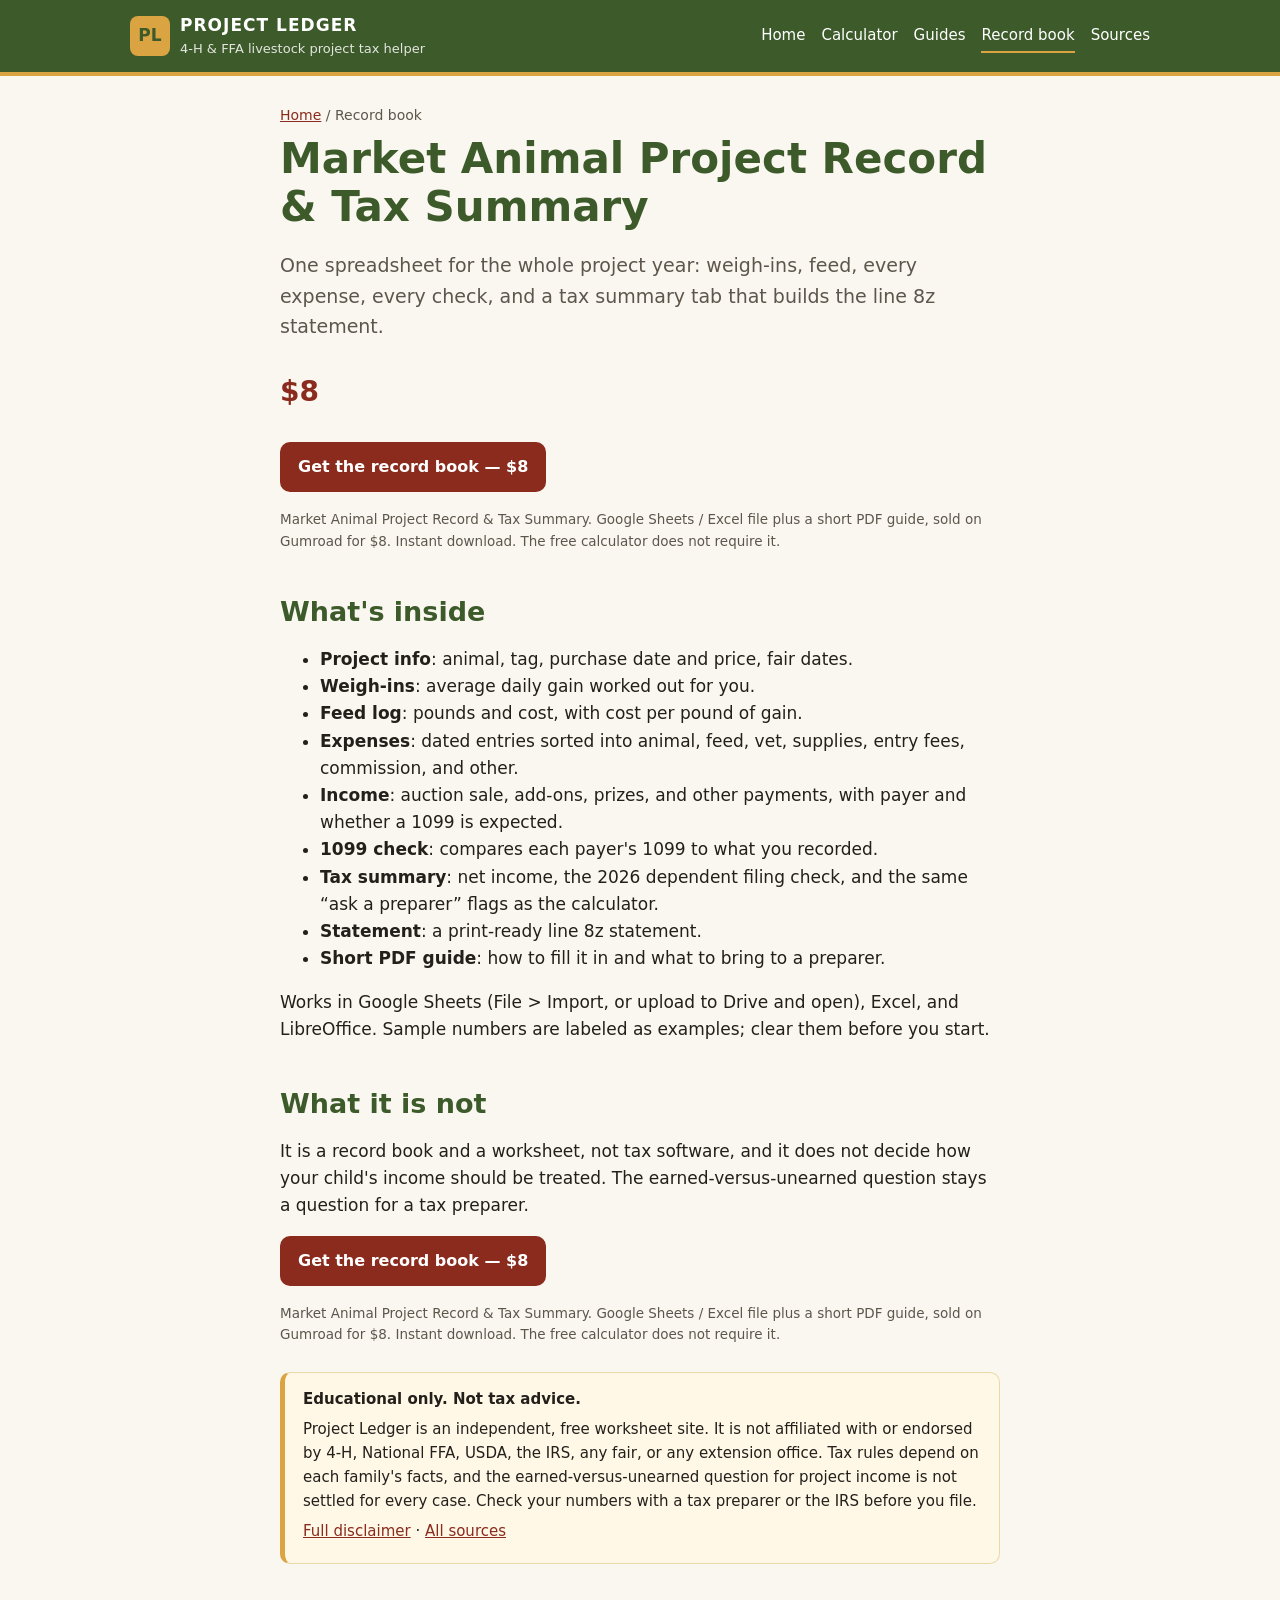
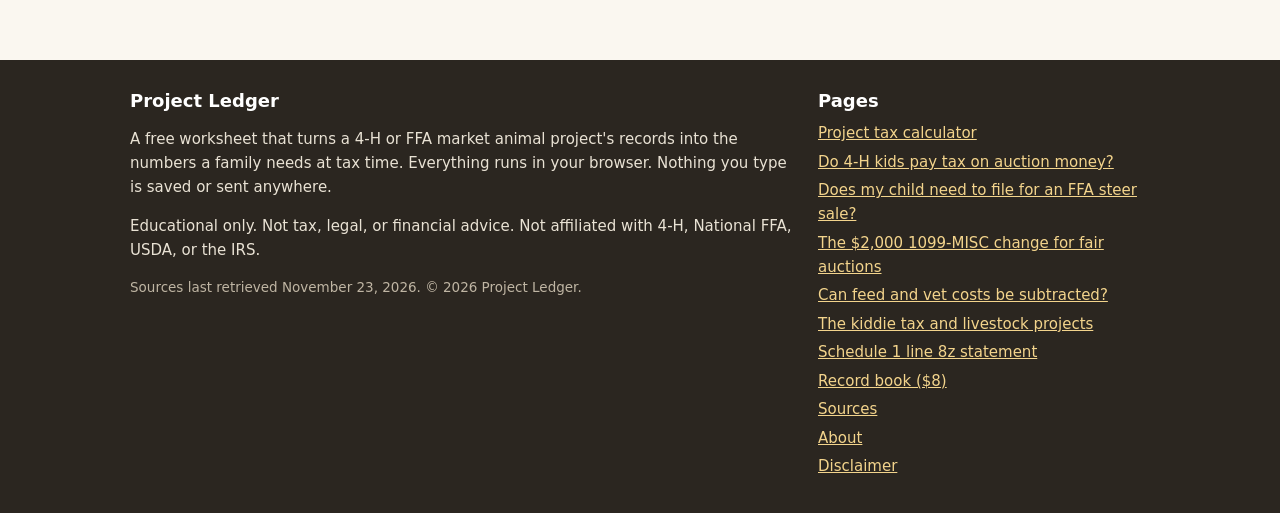
<file: record-book/index.html>
<!doctype html>
<html lang="en">
<head>
  <meta charset="utf-8">
  <meta name="viewport" content="width=device-width, initial-scale=1">
  <title>Market Animal Project Record &amp; Tax Summary (Google Sheets) | Project Ledger</title>
  <meta name="description" content="A 4-H / FFA market animal record book spreadsheet with weigh-ins, feed, expenses, income, a 1099 check, and a tax summary that builds a line 8z statement.">
  <link rel="canonical" href="https://spartan3055.github.io/livestock-project-tax/record-book/">
  <link rel="stylesheet" href="../style.css">
  <link rel="icon" href="../favicon.svg" type="image/svg+xml">
  <meta name="theme-color" content="#3d5a2a">
  <meta property="og:title" content="Market Animal Project Record &amp; Tax Summary (Google Sheets) | Project Ledger">
  <meta property="og:description" content="A 4-H / FFA market animal record book spreadsheet with weigh-ins, feed, expenses, income, a 1099 check, and a tax summary that builds a line 8z statement.">
  <meta property="og:url" content="https://spartan3055.github.io/livestock-project-tax/record-book/">
  <meta property="og:type" content="website">
  <meta property="og:site_name" content="Project Ledger">
  <script type="application/ld+json">
[
 {
  "@context": "https://schema.org",
  "@type": "Organization",
  "@id": "https://spartan3055.github.io/livestock-project-tax/#org",
  "name": "Project Ledger",
  "url": "https://spartan3055.github.io/livestock-project-tax/",
  "description": "Free educational worksheet for 4-H and FFA livestock project income at tax time."
 },
 {
  "@context": "https://schema.org",
  "@type": "WebSite",
  "@id": "https://spartan3055.github.io/livestock-project-tax/#website",
  "name": "Project Ledger",
  "url": "https://spartan3055.github.io/livestock-project-tax/",
  "publisher": {
   "@id": "https://spartan3055.github.io/livestock-project-tax/#org"
  }
 },
 {
  "@context": "https://schema.org",
  "@type": "Product",
  "name": "Market Animal Project Record & Tax Summary",
  "description": "Spreadsheet record book and tax summary for a 4-H or FFA market animal project, with a short PDF guide.",
  "brand": {
   "@type": "Brand",
   "name": "Project Ledger"
  },
  "offers": {
   "@type": "Offer",
   "price": "8.00",
   "priceCurrency": "USD",
   "url": "https://plainlygiven.gumroad.com/l/livestock-project-tax-kit",
   "availability": "https://schema.org/InStock"
  }
 },
 {
  "@context": "https://schema.org",
  "@type": "BreadcrumbList",
  "itemListElement": [
   {
    "@type": "ListItem",
    "position": 1,
    "name": "Home",
    "item": "https://spartan3055.github.io/livestock-project-tax/"
   },
   {
    "@type": "ListItem",
    "position": 2,
    "name": "Record book",
    "item": "https://spartan3055.github.io/livestock-project-tax/record-book/"
   }
  ]
 }
]
</script>
</head>
<body>
  <a class="skip" href="#main">Skip to content</a>
  
<header class="site-header">
  <div class="wrap bar">
    <a class="wordmark" href="../">
      <span class="mark" aria-hidden="true">PL</span>
      <span><strong>PROJECT LEDGER</strong><span class="tag">4-H &amp; FFA livestock project tax helper</span></span>
    </a>
    <nav class="primary" aria-label="Primary">
      <a href="../">Home</a>
      <a href="../calculator/">Calculator</a>
      <a href="../guides/">Guides</a>
      <a href="../record-book/" aria-current="page">Record book</a>
      <a href="../sources/">Sources</a>
    </nav>
  </div>
</header>
  <main id="main">
    
<div class="wrap narrow">
  <p class="crumbs"><a href="../">Home</a> / Record book</p>
  <h1>Market Animal Project Record &amp; Tax Summary</h1>
  <p class="lede">One spreadsheet for the whole project year: weigh-ins, feed, every expense, every check, and a tax summary tab that builds the line 8z statement.</p>
  <p class="price">$8</p>
  <p><a class="btn" href="https://plainlygiven.gumroad.com/l/livestock-project-tax-kit" rel="noopener">Get the record book — $8</a></p><p class="tiny">Market Animal Project Record &amp; Tax Summary. Google Sheets / Excel file plus a short PDF guide, sold on Gumroad for $8. Instant download. The free calculator does not require it.</p>
  <h2>What's inside</h2>
  <ul>
    <li><strong>Project info</strong>: animal, tag, purchase date and price, fair dates.</li>
    <li><strong>Weigh-ins</strong>: average daily gain worked out for you.</li>
    <li><strong>Feed log</strong>: pounds and cost, with cost per pound of gain.</li>
    <li><strong>Expenses</strong>: dated entries sorted into animal, feed, vet, supplies, entry fees, commission, and other.</li>
    <li><strong>Income</strong>: auction sale, add-ons, prizes, and other payments, with payer and whether a 1099 is expected.</li>
    <li><strong>1099 check</strong>: compares each payer's 1099 to what you recorded.</li>
    <li><strong>Tax summary</strong>: net income, the 2026 dependent filing check, and the same “ask a preparer” flags as the calculator.</li>
    <li><strong>Statement</strong>: a print-ready line 8z statement.</li>
    <li><strong>Short PDF guide</strong>: how to fill it in and what to bring to a preparer.</li>
  </ul>
  <p>Works in Google Sheets (File &gt; Import, or upload to Drive and open), Excel, and LibreOffice. Sample numbers are labeled as examples; clear them before you start.</p>
  <h2>What it is not</h2>
  <p>It is a record book and a worksheet, not tax software, and it does not decide how your child's income should be treated. The earned-versus-unearned question stays a question for a tax preparer.</p>
  <p><a class="btn" href="https://plainlygiven.gumroad.com/l/livestock-project-tax-kit" rel="noopener">Get the record book — $8</a></p><p class="tiny">Market Animal Project Record &amp; Tax Summary. Google Sheets / Excel file plus a short PDF guide, sold on Gumroad for $8. Instant download. The free calculator does not require it.</p>
  
<aside class="disclaimer" role="note">
  <strong>Educational only. Not tax advice.</strong>
  <p>Project Ledger is an independent, free worksheet site. It is not affiliated with or endorsed by 4-H, National FFA, USDA, the IRS, any fair, or any extension office. Tax rules depend on each family's facts, and the earned-versus-unearned question for project income is not settled for every case. Check your numbers with a tax preparer or the IRS before you file.</p>
  <p><a href="../disclaimer/">Full disclaimer</a> · <a href="../sources/">All sources</a></p>
</aside>
</div>
  </main>
  
<footer class="site-footer">
  <div class="wrap">
    <div>
      <h2>Project Ledger</h2>
      <p>A free worksheet that turns a 4-H or FFA market animal project's records into the numbers a family needs at tax time. Everything runs in your browser. Nothing you type is saved or sent anywhere.</p>
      <p>Educational only. Not tax, legal, or financial advice. Not affiliated with 4-H, National FFA, USDA, or the IRS.</p>
      <p class="tiny">Sources last retrieved November 23, 2026. © 2026 Project Ledger.</p>
    </div>
    <div>
      <h2>Pages</h2>
      <ul>
        <li><a href="../calculator/">Project tax calculator</a></li>
        <li><a href="../guides/do-4-h-kids-pay-tax-on-livestock-auction-money/">Do 4-H kids pay tax on auction money?</a></li><li><a href="../guides/does-my-child-need-to-file-taxes-ffa-steer-sale/">Does my child need to file for an FFA steer sale?</a></li><li><a href="../guides/1099-misc-2000-threshold-fair-livestock-auctions/">The $2,000 1099-MISC change for fair auctions</a></li><li><a href="../guides/deduct-feed-and-vet-costs-4-h-ffa-project/">Can feed and vet costs be subtracted?</a></li><li><a href="../guides/kiddie-tax-4-h-ffa-livestock-project/">The kiddie tax and livestock projects</a></li><li><a href="../guides/schedule-1-line-8z-4-h-ffa-project-statement/">Schedule 1 line 8z statement</a></li>
        <li><a href="../record-book/">Record book ($8)</a></li>
        <li><a href="../sources/">Sources</a></li>
        <li><a href="../about/">About</a></li>
        <li><a href="../disclaimer/">Disclaimer</a></li>
      </ul>
    </div>
  </div>
</footer>
  
</body>
</html>
</file>
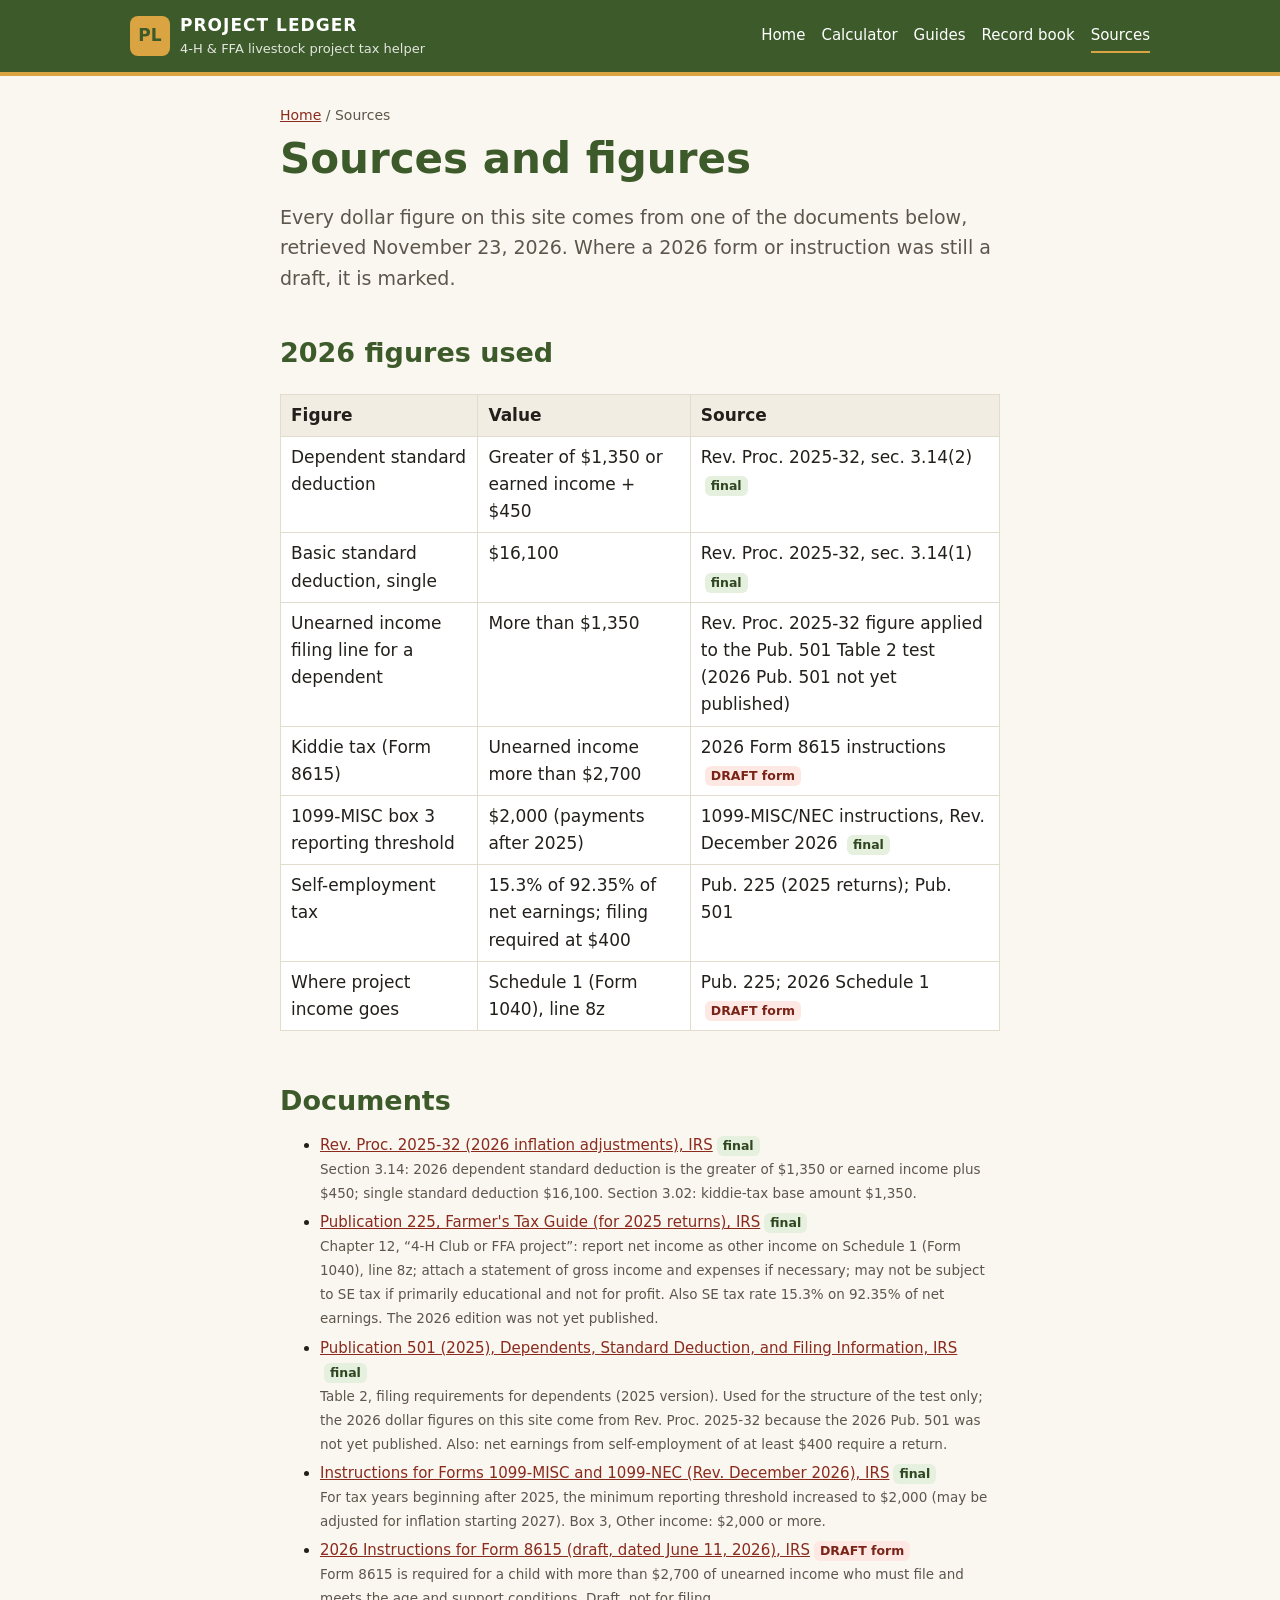
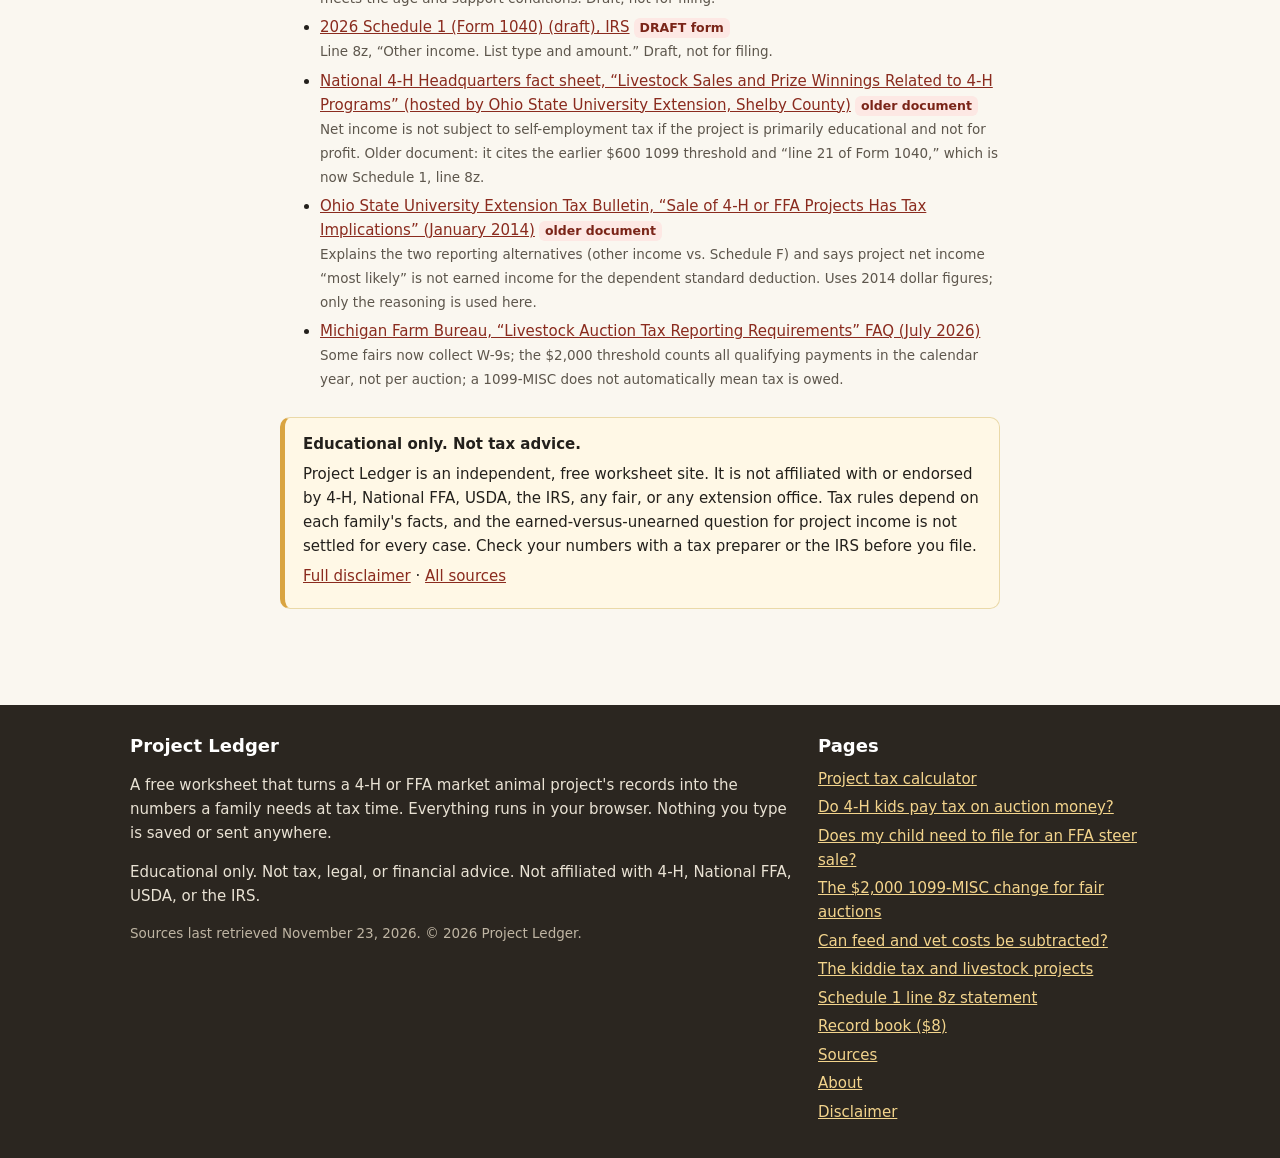
<file: sources/index.html>
<!doctype html>
<html lang="en">
<head>
  <meta charset="utf-8">
  <meta name="viewport" content="width=device-width, initial-scale=1">
  <title>Sources and 2026 Figures | Project Ledger</title>
  <meta name="description" content="Every figure used by the Project Ledger calculator and guides, with links to the IRS and extension documents and draft status.">
  <link rel="canonical" href="https://spartan3055.github.io/livestock-project-tax/sources/">
  <link rel="stylesheet" href="../style.css">
  <link rel="icon" href="../favicon.svg" type="image/svg+xml">
  <meta name="theme-color" content="#3d5a2a">
  <meta property="og:title" content="Sources and 2026 Figures | Project Ledger">
  <meta property="og:description" content="Every figure used by the Project Ledger calculator and guides, with links to the IRS and extension documents and draft status.">
  <meta property="og:url" content="https://spartan3055.github.io/livestock-project-tax/sources/">
  <meta property="og:type" content="website">
  <meta property="og:site_name" content="Project Ledger">
  <script type="application/ld+json">
[
 {
  "@context": "https://schema.org",
  "@type": "Organization",
  "@id": "https://spartan3055.github.io/livestock-project-tax/#org",
  "name": "Project Ledger",
  "url": "https://spartan3055.github.io/livestock-project-tax/",
  "description": "Free educational worksheet for 4-H and FFA livestock project income at tax time."
 },
 {
  "@context": "https://schema.org",
  "@type": "WebSite",
  "@id": "https://spartan3055.github.io/livestock-project-tax/#website",
  "name": "Project Ledger",
  "url": "https://spartan3055.github.io/livestock-project-tax/",
  "publisher": {
   "@id": "https://spartan3055.github.io/livestock-project-tax/#org"
  }
 },
 {
  "@context": "https://schema.org",
  "@type": "BreadcrumbList",
  "itemListElement": [
   {
    "@type": "ListItem",
    "position": 1,
    "name": "Home",
    "item": "https://spartan3055.github.io/livestock-project-tax/"
   },
   {
    "@type": "ListItem",
    "position": 2,
    "name": "Sources",
    "item": "https://spartan3055.github.io/livestock-project-tax/sources/"
   }
  ]
 }
]
</script>
</head>
<body>
  <a class="skip" href="#main">Skip to content</a>
  
<header class="site-header">
  <div class="wrap bar">
    <a class="wordmark" href="../">
      <span class="mark" aria-hidden="true">PL</span>
      <span><strong>PROJECT LEDGER</strong><span class="tag">4-H &amp; FFA livestock project tax helper</span></span>
    </a>
    <nav class="primary" aria-label="Primary">
      <a href="../">Home</a>
      <a href="../calculator/">Calculator</a>
      <a href="../guides/">Guides</a>
      <a href="../record-book/">Record book</a>
      <a href="../sources/" aria-current="page">Sources</a>
    </nav>
  </div>
</header>
  <main id="main">
    
<div class="wrap narrow">
  <p class="crumbs"><a href="../">Home</a> / Sources</p>
  <h1>Sources and figures</h1>
  <p class="lede">Every dollar figure on this site comes from one of the documents below, retrieved November 23, 2026. Where a 2026 form or instruction was still a draft, it is marked.</p>
  <h2>2026 figures used</h2>
  <div class="tablewrap"><table>
    <thead><tr><th>Figure</th><th>Value</th><th>Source</th></tr></thead>
    <tbody>
      <tr><td>Dependent standard deduction</td><td>Greater of $1,350 or earned income + $450</td><td>Rev. Proc. 2025-32, sec. 3.14(2) <span class="final">final</span></td></tr>
      <tr><td>Basic standard deduction, single</td><td>$16,100</td><td>Rev. Proc. 2025-32, sec. 3.14(1) <span class="final">final</span></td></tr>
      <tr><td>Unearned income filing line for a dependent</td><td>More than $1,350</td><td>Rev. Proc. 2025-32 figure applied to the Pub. 501 Table 2 test (2026 Pub. 501 not yet published)</td></tr>
      <tr><td>Kiddie tax (Form 8615)</td><td>Unearned income more than $2,700</td><td>2026 Form 8615 instructions <span class="draft">DRAFT form</span></td></tr>
      <tr><td>1099-MISC box 3 reporting threshold</td><td>$2,000 (payments after 2025)</td><td>1099-MISC/NEC instructions, Rev. December 2026 <span class="final">final</span></td></tr>
      <tr><td>Self-employment tax</td><td>15.3% of 92.35% of net earnings; filing required at $400</td><td>Pub. 225 (2025 returns); Pub. 501</td></tr>
      <tr><td>Where project income goes</td><td>Schedule 1 (Form 1040), line 8z</td><td>Pub. 225; 2026 Schedule 1 <span class="draft">DRAFT form</span></td></tr>
    </tbody></table></div>
  <h2>Documents</h2>
  <ul class="sources"><li><a href="https://www.irs.gov/pub/irs-drop/rp-25-32.pdf" rel="noopener">Rev. Proc. 2025-32 (2026 inflation adjustments), IRS</a><span class="final">final</span><br><span class='tiny'>Section 3.14: 2026 dependent standard deduction is the greater of $1,350 or earned income plus $450; single standard deduction $16,100. Section 3.02: kiddie-tax base amount $1,350.</span></li><li><a href="https://www.irs.gov/pub/irs-pdf/p225.pdf" rel="noopener">Publication 225, Farmer's Tax Guide (for 2025 returns), IRS</a><span class="final">final</span><br><span class='tiny'>Chapter 12, “4-H Club or FFA project”: report net income as other income on Schedule 1 (Form 1040), line 8z; attach a statement of gross income and expenses if necessary; may not be subject to SE tax if primarily educational and not for profit. Also SE tax rate 15.3% on 92.35% of net earnings. The 2026 edition was not yet published.</span></li><li><a href="https://www.irs.gov/pub/irs-pdf/p501.pdf" rel="noopener">Publication 501 (2025), Dependents, Standard Deduction, and Filing Information, IRS</a><span class="final">final</span><br><span class='tiny'>Table 2, filing requirements for dependents (2025 version). Used for the structure of the test only; the 2026 dollar figures on this site come from Rev. Proc. 2025-32 because the 2026 Pub. 501 was not yet published. Also: net earnings from self-employment of at least $400 require a return.</span></li><li><a href="https://www.irs.gov/pub/irs-pdf/i1099mec.pdf" rel="noopener">Instructions for Forms 1099-MISC and 1099-NEC (Rev. December 2026), IRS</a><span class="final">final</span><br><span class='tiny'>For tax years beginning after 2025, the minimum reporting threshold increased to $2,000 (may be adjusted for inflation starting 2027). Box 3, Other income: $2,000 or more.</span></li><li><a href="https://www.irs.gov/pub/irs-dft/i8615--dft.pdf" rel="noopener">2026 Instructions for Form 8615 (draft, dated June 11, 2026), IRS</a><span class="draft">DRAFT form</span><br><span class='tiny'>Form 8615 is required for a child with more than $2,700 of unearned income who must file and meets the age and support conditions. Draft, not for filing.</span></li><li><a href="https://www.irs.gov/pub/irs-dft/f1040s1--dft.pdf" rel="noopener">2026 Schedule 1 (Form 1040) (draft), IRS</a><span class="draft">DRAFT form</span><br><span class='tiny'>Line 8z, “Other income. List type and amount.” Draft, not for filing.</span></li><li><a href="https://shelby.osu.edu/sites/shelby/files/imce/Livestock%20Sale%20and%20Prize%20Winnings%20National%204-H%20Fact%20Sheet.pdf" rel="noopener">National 4-H Headquarters fact sheet, “Livestock Sales and Prize Winnings Related to 4-H Programs” (hosted by Ohio State University Extension, Shelby County)</a><span class="draft">older document</span><br><span class='tiny'>Net income is not subject to self-employment tax if the project is primarily educational and not for profit. Older document: it cites the earlier $600 1099 threshold and “line 21 of Form 1040,” which is now Schedule 1, line 8z.</span></li><li><a href="https://farmoffice.osu.edu/sites/aglaw/files/site-library/Sale%20of%204H%20TaxBulletin.pdf" rel="noopener">Ohio State University Extension Tax Bulletin, “Sale of 4-H or FFA Projects Has Tax Implications” (January 2014)</a><span class="draft">older document</span><br><span class='tiny'>Explains the two reporting alternatives (other income vs. Schedule F) and says project net income “most likely” is not earned income for the dependent standard deduction. Uses 2014 dollar figures; only the reasoning is used here.</span></li><li><a href="https://www.michfb.com/sites/default/files/2026-07/livestock-auction-faq-2026_8.5x11.pdf" rel="noopener">Michigan Farm Bureau, “Livestock Auction Tax Reporting Requirements” FAQ (July 2026)</a><br><span class='tiny'>Some fairs now collect W-9s; the $2,000 threshold counts all qualifying payments in the calendar year, not per auction; a 1099-MISC does not automatically mean tax is owed.</span></li></ul>
  
<aside class="disclaimer" role="note">
  <strong>Educational only. Not tax advice.</strong>
  <p>Project Ledger is an independent, free worksheet site. It is not affiliated with or endorsed by 4-H, National FFA, USDA, the IRS, any fair, or any extension office. Tax rules depend on each family's facts, and the earned-versus-unearned question for project income is not settled for every case. Check your numbers with a tax preparer or the IRS before you file.</p>
  <p><a href="../disclaimer/">Full disclaimer</a> · <a href="../sources/">All sources</a></p>
</aside>
</div>
  </main>
  
<footer class="site-footer">
  <div class="wrap">
    <div>
      <h2>Project Ledger</h2>
      <p>A free worksheet that turns a 4-H or FFA market animal project's records into the numbers a family needs at tax time. Everything runs in your browser. Nothing you type is saved or sent anywhere.</p>
      <p>Educational only. Not tax, legal, or financial advice. Not affiliated with 4-H, National FFA, USDA, or the IRS.</p>
      <p class="tiny">Sources last retrieved November 23, 2026. © 2026 Project Ledger.</p>
    </div>
    <div>
      <h2>Pages</h2>
      <ul>
        <li><a href="../calculator/">Project tax calculator</a></li>
        <li><a href="../guides/do-4-h-kids-pay-tax-on-livestock-auction-money/">Do 4-H kids pay tax on auction money?</a></li><li><a href="../guides/does-my-child-need-to-file-taxes-ffa-steer-sale/">Does my child need to file for an FFA steer sale?</a></li><li><a href="../guides/1099-misc-2000-threshold-fair-livestock-auctions/">The $2,000 1099-MISC change for fair auctions</a></li><li><a href="../guides/deduct-feed-and-vet-costs-4-h-ffa-project/">Can feed and vet costs be subtracted?</a></li><li><a href="../guides/kiddie-tax-4-h-ffa-livestock-project/">The kiddie tax and livestock projects</a></li><li><a href="../guides/schedule-1-line-8z-4-h-ffa-project-statement/">Schedule 1 line 8z statement</a></li>
        <li><a href="../record-book/">Record book ($8)</a></li>
        <li><a href="../sources/">Sources</a></li>
        <li><a href="../about/">About</a></li>
        <li><a href="../disclaimer/">Disclaimer</a></li>
      </ul>
    </div>
  </div>
</footer>
  
</body>
</html>
</file>
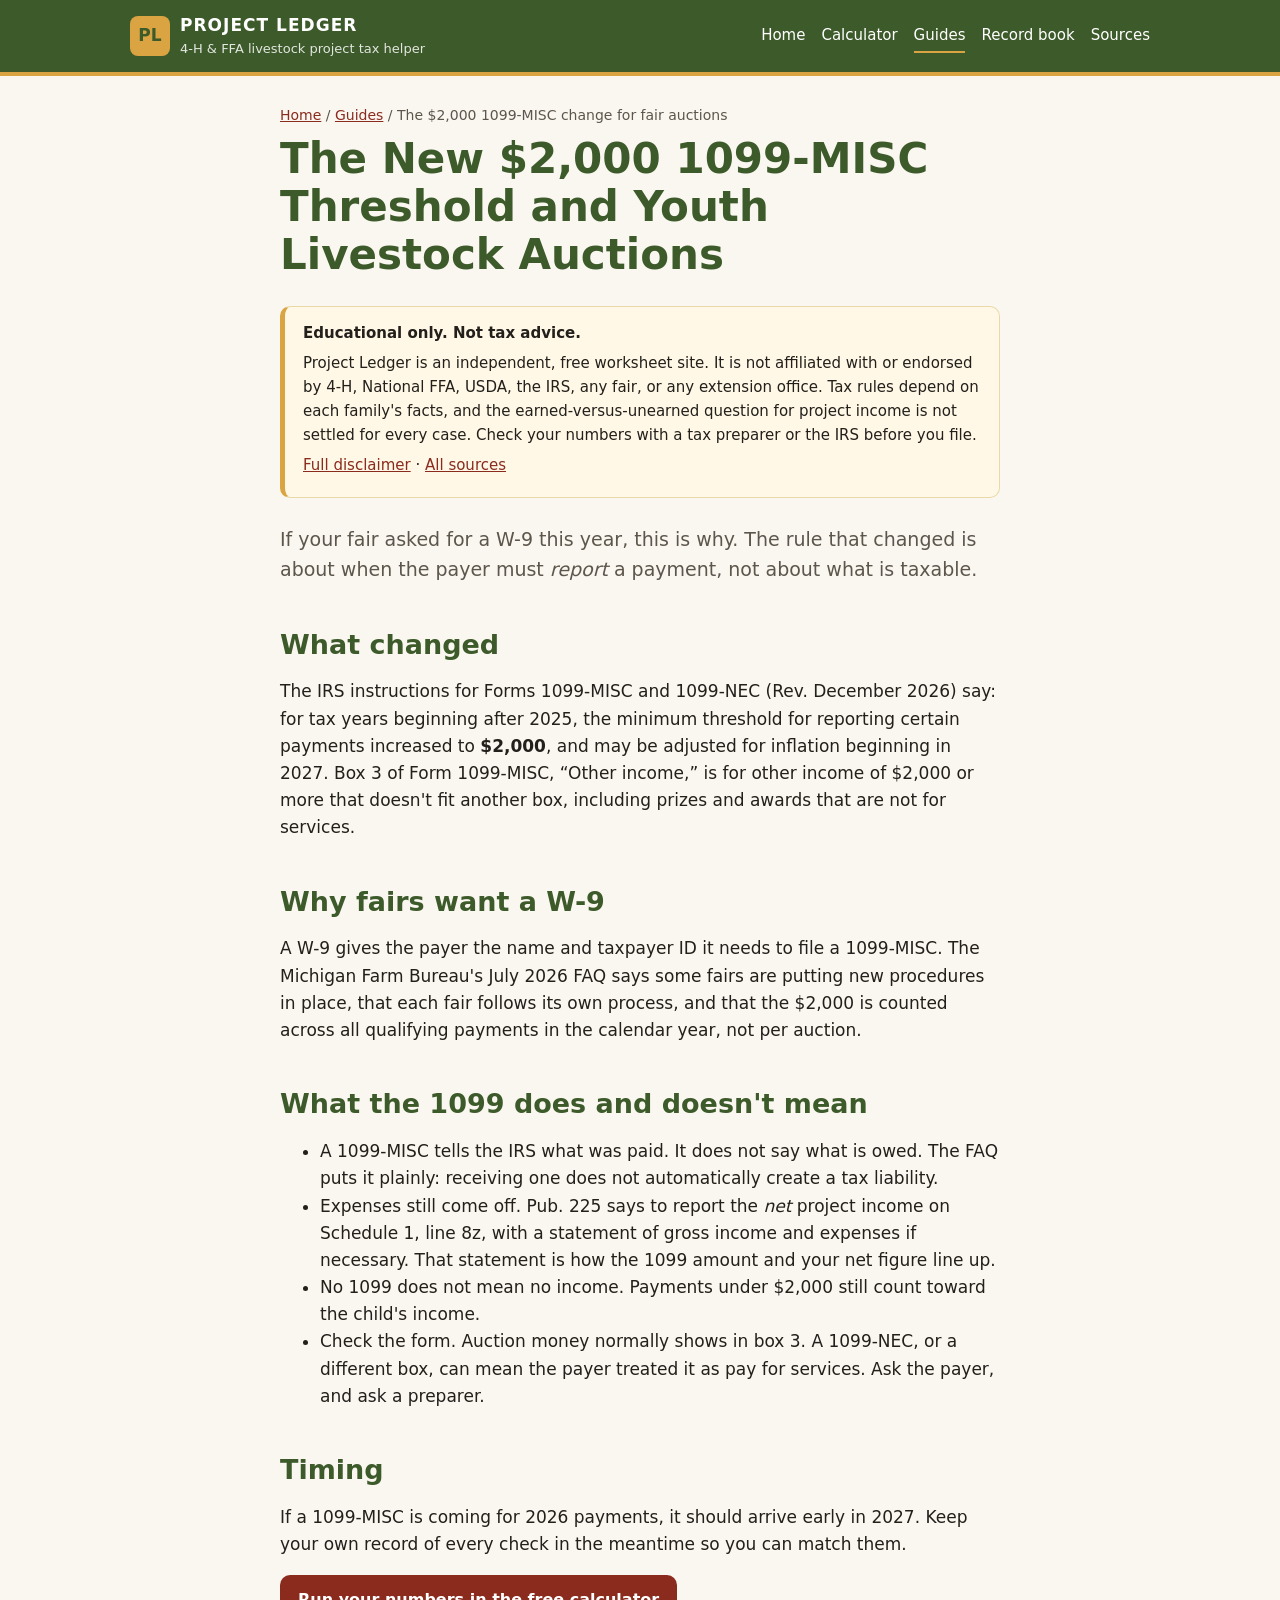
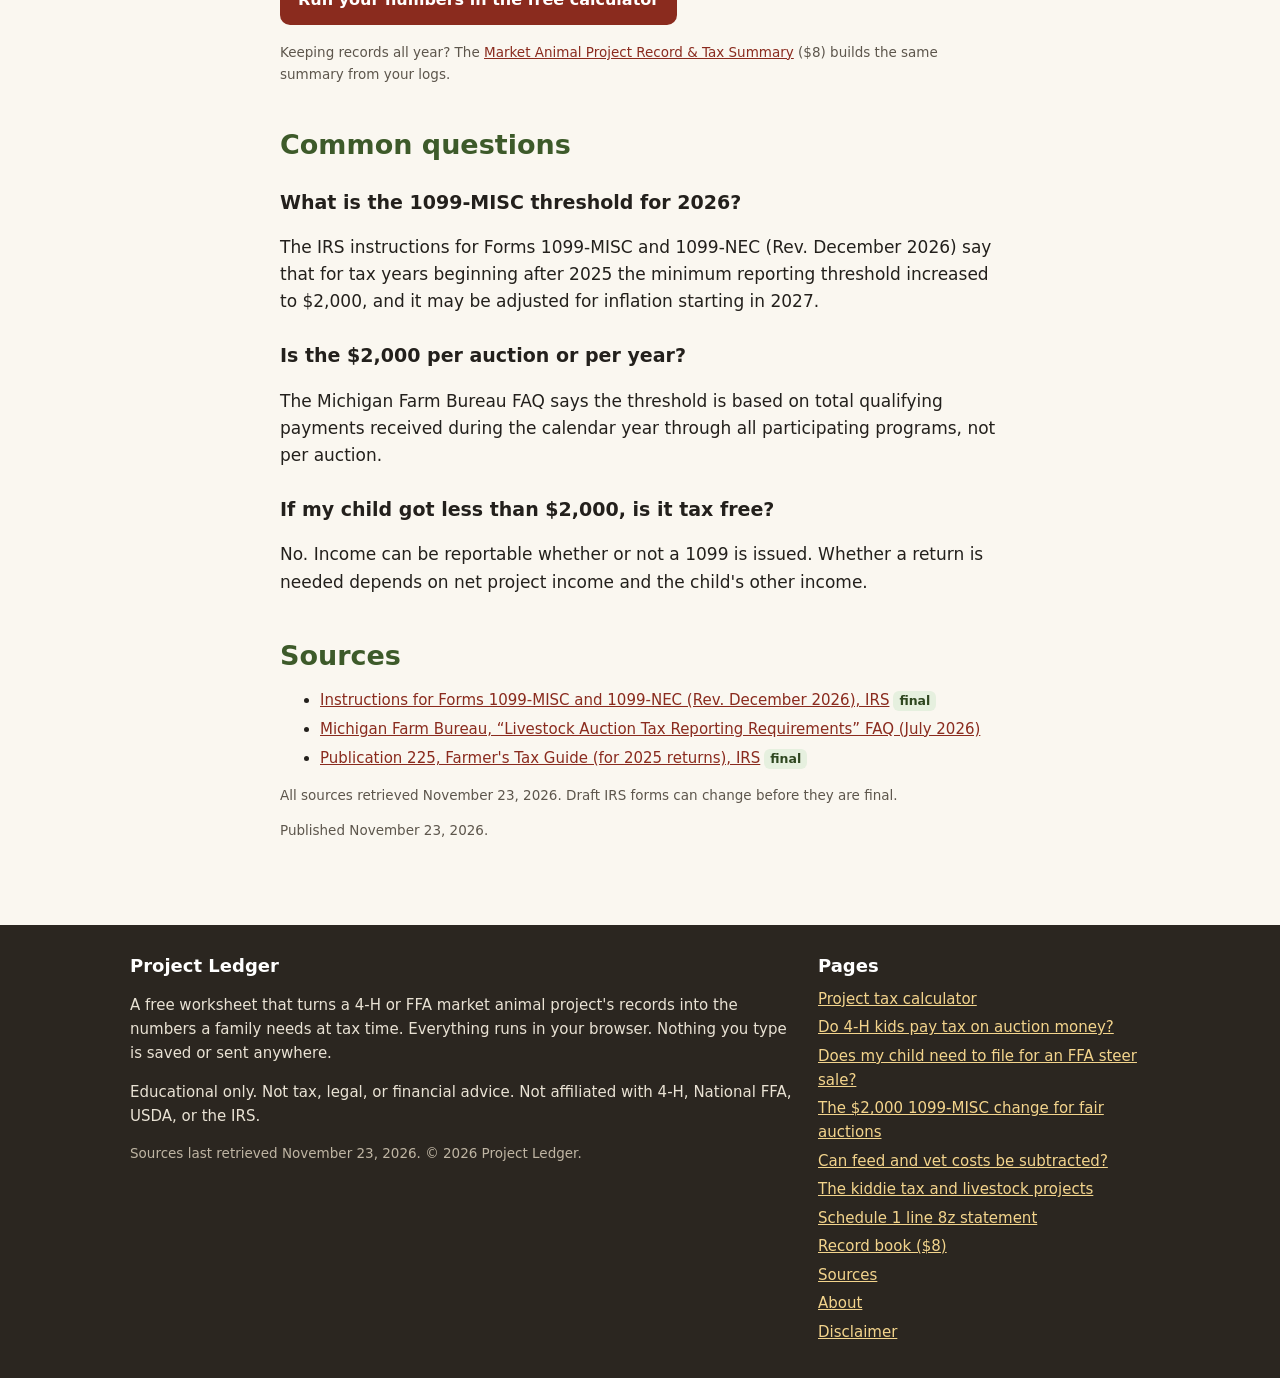
<file: guides/1099-misc-2000-threshold-fair-livestock-auctions/index.html>
<!doctype html>
<html lang="en">
<head>
  <meta charset="utf-8">
  <meta name="viewport" content="width=device-width, initial-scale=1">
  <title>The New $2,000 1099-MISC Threshold and Youth Livestock Auctions</title>
  <meta name="description" content="Why fairs are asking for W-9s, what a 1099-MISC box 3 means, and why income under $2,000 still counts.">
  <link rel="canonical" href="https://spartan3055.github.io/livestock-project-tax/guides/1099-misc-2000-threshold-fair-livestock-auctions/">
  <link rel="stylesheet" href="../../style.css">
  <link rel="icon" href="../../favicon.svg" type="image/svg+xml">
  <meta name="theme-color" content="#3d5a2a">
  <meta property="og:title" content="The New $2,000 1099-MISC Threshold and Youth Livestock Auctions">
  <meta property="og:description" content="Why fairs are asking for W-9s, what a 1099-MISC box 3 means, and why income under $2,000 still counts.">
  <meta property="og:url" content="https://spartan3055.github.io/livestock-project-tax/guides/1099-misc-2000-threshold-fair-livestock-auctions/">
  <meta property="og:type" content="website">
  <meta property="og:site_name" content="Project Ledger">
  <script type="application/ld+json">
[
 {
  "@context": "https://schema.org",
  "@type": "Organization",
  "@id": "https://spartan3055.github.io/livestock-project-tax/#org",
  "name": "Project Ledger",
  "url": "https://spartan3055.github.io/livestock-project-tax/",
  "description": "Free educational worksheet for 4-H and FFA livestock project income at tax time."
 },
 {
  "@context": "https://schema.org",
  "@type": "WebSite",
  "@id": "https://spartan3055.github.io/livestock-project-tax/#website",
  "name": "Project Ledger",
  "url": "https://spartan3055.github.io/livestock-project-tax/",
  "publisher": {
   "@id": "https://spartan3055.github.io/livestock-project-tax/#org"
  }
 },
 {
  "@context": "https://schema.org",
  "@type": "Article",
  "headline": "The New $2,000 1099-MISC Threshold and Youth Livestock Auctions",
  "description": "Why fairs are asking for W-9s, what a 1099-MISC box 3 means, and why income under $2,000 still counts.",
  "datePublished": "2026-11-23",
  "dateModified": "2026-11-23",
  "author": {
   "@id": "https://spartan3055.github.io/livestock-project-tax/#org"
  },
  "publisher": {
   "@id": "https://spartan3055.github.io/livestock-project-tax/#org"
  },
  "mainEntityOfPage": "https://spartan3055.github.io/livestock-project-tax/guides/1099-misc-2000-threshold-fair-livestock-auctions/"
 },
 {
  "@context": "https://schema.org",
  "@type": "FAQPage",
  "mainEntity": [
   {
    "@type": "Question",
    "name": "What is the 1099-MISC threshold for 2026?",
    "acceptedAnswer": {
     "@type": "Answer",
     "text": "The IRS instructions for Forms 1099-MISC and 1099-NEC (Rev. December 2026) say that for tax years beginning after 2025 the minimum reporting threshold increased to $2,000, and it may be adjusted for inflation starting in 2027."
    }
   },
   {
    "@type": "Question",
    "name": "Is the $2,000 per auction or per year?",
    "acceptedAnswer": {
     "@type": "Answer",
     "text": "The Michigan Farm Bureau FAQ says the threshold is based on total qualifying payments received during the calendar year through all participating programs, not per auction."
    }
   },
   {
    "@type": "Question",
    "name": "If my child got less than $2,000, is it tax free?",
    "acceptedAnswer": {
     "@type": "Answer",
     "text": "No. Income can be reportable whether or not a 1099 is issued. Whether a return is needed depends on net project income and the child's other income."
    }
   }
  ]
 },
 {
  "@context": "https://schema.org",
  "@type": "BreadcrumbList",
  "itemListElement": [
   {
    "@type": "ListItem",
    "position": 1,
    "name": "Home",
    "item": "https://spartan3055.github.io/livestock-project-tax/"
   },
   {
    "@type": "ListItem",
    "position": 2,
    "name": "Guides",
    "item": "https://spartan3055.github.io/livestock-project-tax/guides/"
   },
   {
    "@type": "ListItem",
    "position": 3,
    "name": "The $2,000 1099-MISC change for fair auctions",
    "item": "https://spartan3055.github.io/livestock-project-tax/guides/1099-misc-2000-threshold-fair-livestock-auctions/"
   }
  ]
 }
]
</script>
</head>
<body>
  <a class="skip" href="#main">Skip to content</a>
  
<header class="site-header">
  <div class="wrap bar">
    <a class="wordmark" href="../../">
      <span class="mark" aria-hidden="true">PL</span>
      <span><strong>PROJECT LEDGER</strong><span class="tag">4-H &amp; FFA livestock project tax helper</span></span>
    </a>
    <nav class="primary" aria-label="Primary">
      <a href="../../">Home</a>
      <a href="../../calculator/">Calculator</a>
      <a href="../../guides/" aria-current="page">Guides</a>
      <a href="../../record-book/">Record book</a>
      <a href="../../sources/">Sources</a>
    </nav>
  </div>
</header>
  <main id="main">
    
<div class="wrap narrow">
  <p class="crumbs"><a href="../../">Home</a> / <a href="../../guides/">Guides</a> / The $2,000 1099-MISC change for fair auctions</p>
  <h1>The New $2,000 1099-MISC Threshold and Youth Livestock Auctions</h1>
  
<aside class="disclaimer" role="note">
  <strong>Educational only. Not tax advice.</strong>
  <p>Project Ledger is an independent, free worksheet site. It is not affiliated with or endorsed by 4-H, National FFA, USDA, the IRS, any fair, or any extension office. Tax rules depend on each family's facts, and the earned-versus-unearned question for project income is not settled for every case. Check your numbers with a tax preparer or the IRS before you file.</p>
  <p><a href="../../disclaimer/">Full disclaimer</a> · <a href="../../sources/">All sources</a></p>
</aside>
  
<p class="lede">If your fair asked for a W-9 this year, this is why. The rule that changed is about when the payer must <em>report</em> a payment, not about what is taxable.</p>
<h2>What changed</h2>
<p>The IRS instructions for Forms 1099-MISC and 1099-NEC (Rev. December 2026) say: for tax years beginning after 2025, the minimum threshold for reporting certain payments increased to <strong>$2,000</strong>, and may be adjusted for inflation beginning in 2027. Box 3 of Form 1099-MISC, “Other income,” is for other income of $2,000 or more that doesn't fit another box, including prizes and awards that are not for services.</p>
<h2>Why fairs want a W-9</h2>
<p>A W-9 gives the payer the name and taxpayer ID it needs to file a 1099-MISC. The Michigan Farm Bureau's July 2026 FAQ says some fairs are putting new procedures in place, that each fair follows its own process, and that the $2,000 is counted across all qualifying payments in the calendar year, not per auction.</p>
<h2>What the 1099 does and doesn't mean</h2>
<ul>
  <li>A 1099-MISC tells the IRS what was paid. It does not say what is owed. The FAQ puts it plainly: receiving one does not automatically create a tax liability.</li>
  <li>Expenses still come off. Pub. 225 says to report the <em>net</em> project income on Schedule 1, line 8z, with a statement of gross income and expenses if necessary. That statement is how the 1099 amount and your net figure line up.</li>
  <li>No 1099 does not mean no income. Payments under $2,000 still count toward the child's income.</li>
  <li>Check the form. Auction money normally shows in box 3. A 1099-NEC, or a different box, can mean the payer treated it as pay for services. Ask the payer, and ask a preparer.</li>
</ul>
<h2>Timing</h2>
<p>If a 1099-MISC is coming for 2026 payments, it should arrive early in 2027. Keep your own record of every check in the meantime so you can match them.</p>
<p><a class="btn" href="../../calculator/">Run your numbers in the free calculator</a></p><p class="tiny">Keeping records all year? The <a href="../../record-book/">Market Animal Project Record &amp; Tax Summary</a> ($8) builds the same summary from your logs.</p>
  <h2>Common questions</h2><h3>What is the 1099-MISC threshold for 2026?</h3><p>The IRS instructions for Forms 1099-MISC and 1099-NEC (Rev. December 2026) say that for tax years beginning after 2025 the minimum reporting threshold increased to $2,000, and it may be adjusted for inflation starting in 2027.</p><h3>Is the $2,000 per auction or per year?</h3><p>The Michigan Farm Bureau FAQ says the threshold is based on total qualifying payments received during the calendar year through all participating programs, not per auction.</p><h3>If my child got less than $2,000, is it tax free?</h3><p>No. Income can be reportable whether or not a 1099 is issued. Whether a return is needed depends on net project income and the child's other income.</p>
  <h2>Sources</h2><ul class="sources"><li><a href="https://www.irs.gov/pub/irs-pdf/i1099mec.pdf" rel="noopener">Instructions for Forms 1099-MISC and 1099-NEC (Rev. December 2026), IRS</a><span class="final">final</span></li><li><a href="https://www.michfb.com/sites/default/files/2026-07/livestock-auction-faq-2026_8.5x11.pdf" rel="noopener">Michigan Farm Bureau, “Livestock Auction Tax Reporting Requirements” FAQ (July 2026)</a></li><li><a href="https://www.irs.gov/pub/irs-pdf/p225.pdf" rel="noopener">Publication 225, Farmer's Tax Guide (for 2025 returns), IRS</a><span class="final">final</span></li></ul><p class="tiny">All sources retrieved November 23, 2026. Draft IRS forms can change before they are final.</p>
  <p class="tiny">Published November 23, 2026.</p>
</div>
  </main>
  
<footer class="site-footer">
  <div class="wrap">
    <div>
      <h2>Project Ledger</h2>
      <p>A free worksheet that turns a 4-H or FFA market animal project's records into the numbers a family needs at tax time. Everything runs in your browser. Nothing you type is saved or sent anywhere.</p>
      <p>Educational only. Not tax, legal, or financial advice. Not affiliated with 4-H, National FFA, USDA, or the IRS.</p>
      <p class="tiny">Sources last retrieved November 23, 2026. © 2026 Project Ledger.</p>
    </div>
    <div>
      <h2>Pages</h2>
      <ul>
        <li><a href="../../calculator/">Project tax calculator</a></li>
        <li><a href="../../guides/do-4-h-kids-pay-tax-on-livestock-auction-money/">Do 4-H kids pay tax on auction money?</a></li><li><a href="../../guides/does-my-child-need-to-file-taxes-ffa-steer-sale/">Does my child need to file for an FFA steer sale?</a></li><li><a href="../../guides/1099-misc-2000-threshold-fair-livestock-auctions/">The $2,000 1099-MISC change for fair auctions</a></li><li><a href="../../guides/deduct-feed-and-vet-costs-4-h-ffa-project/">Can feed and vet costs be subtracted?</a></li><li><a href="../../guides/kiddie-tax-4-h-ffa-livestock-project/">The kiddie tax and livestock projects</a></li><li><a href="../../guides/schedule-1-line-8z-4-h-ffa-project-statement/">Schedule 1 line 8z statement</a></li>
        <li><a href="../../record-book/">Record book ($8)</a></li>
        <li><a href="../../sources/">Sources</a></li>
        <li><a href="../../about/">About</a></li>
        <li><a href="../../disclaimer/">Disclaimer</a></li>
      </ul>
    </div>
  </div>
</footer>
  
</body>
</html>
</file>
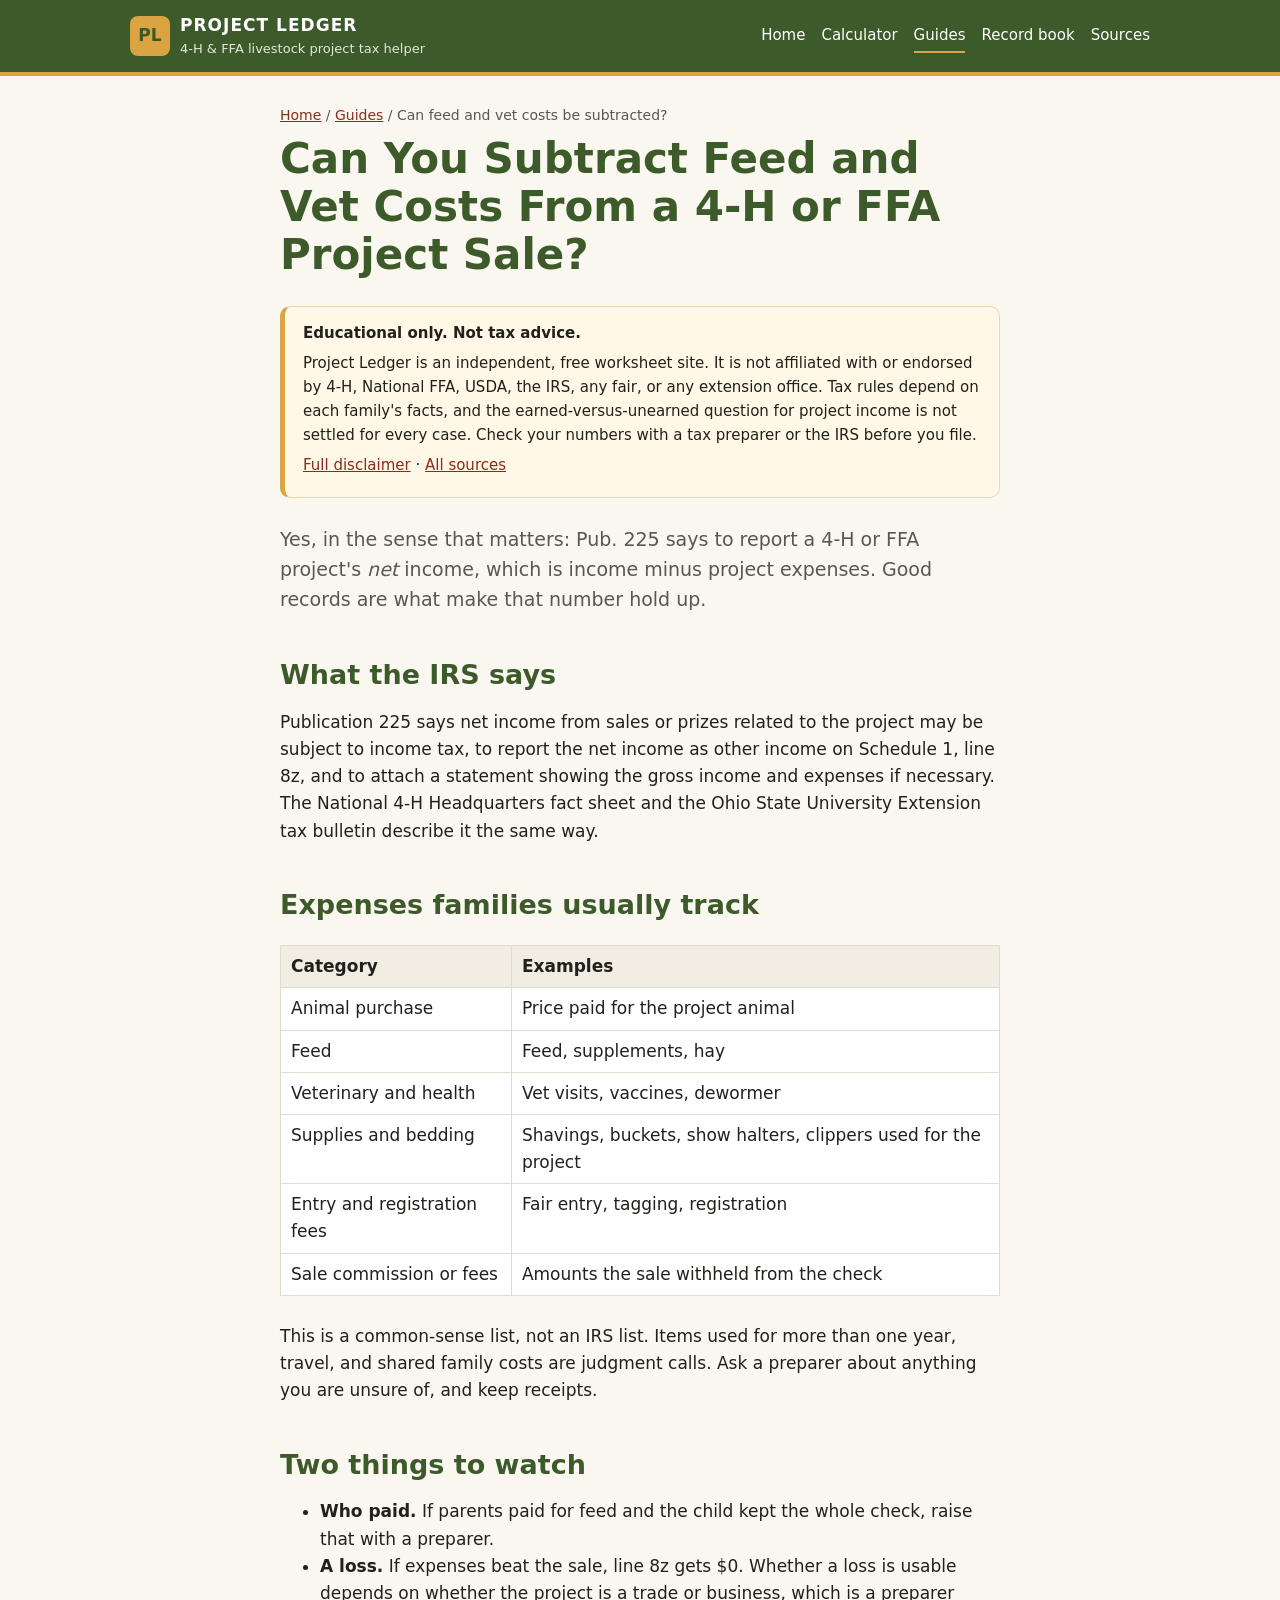
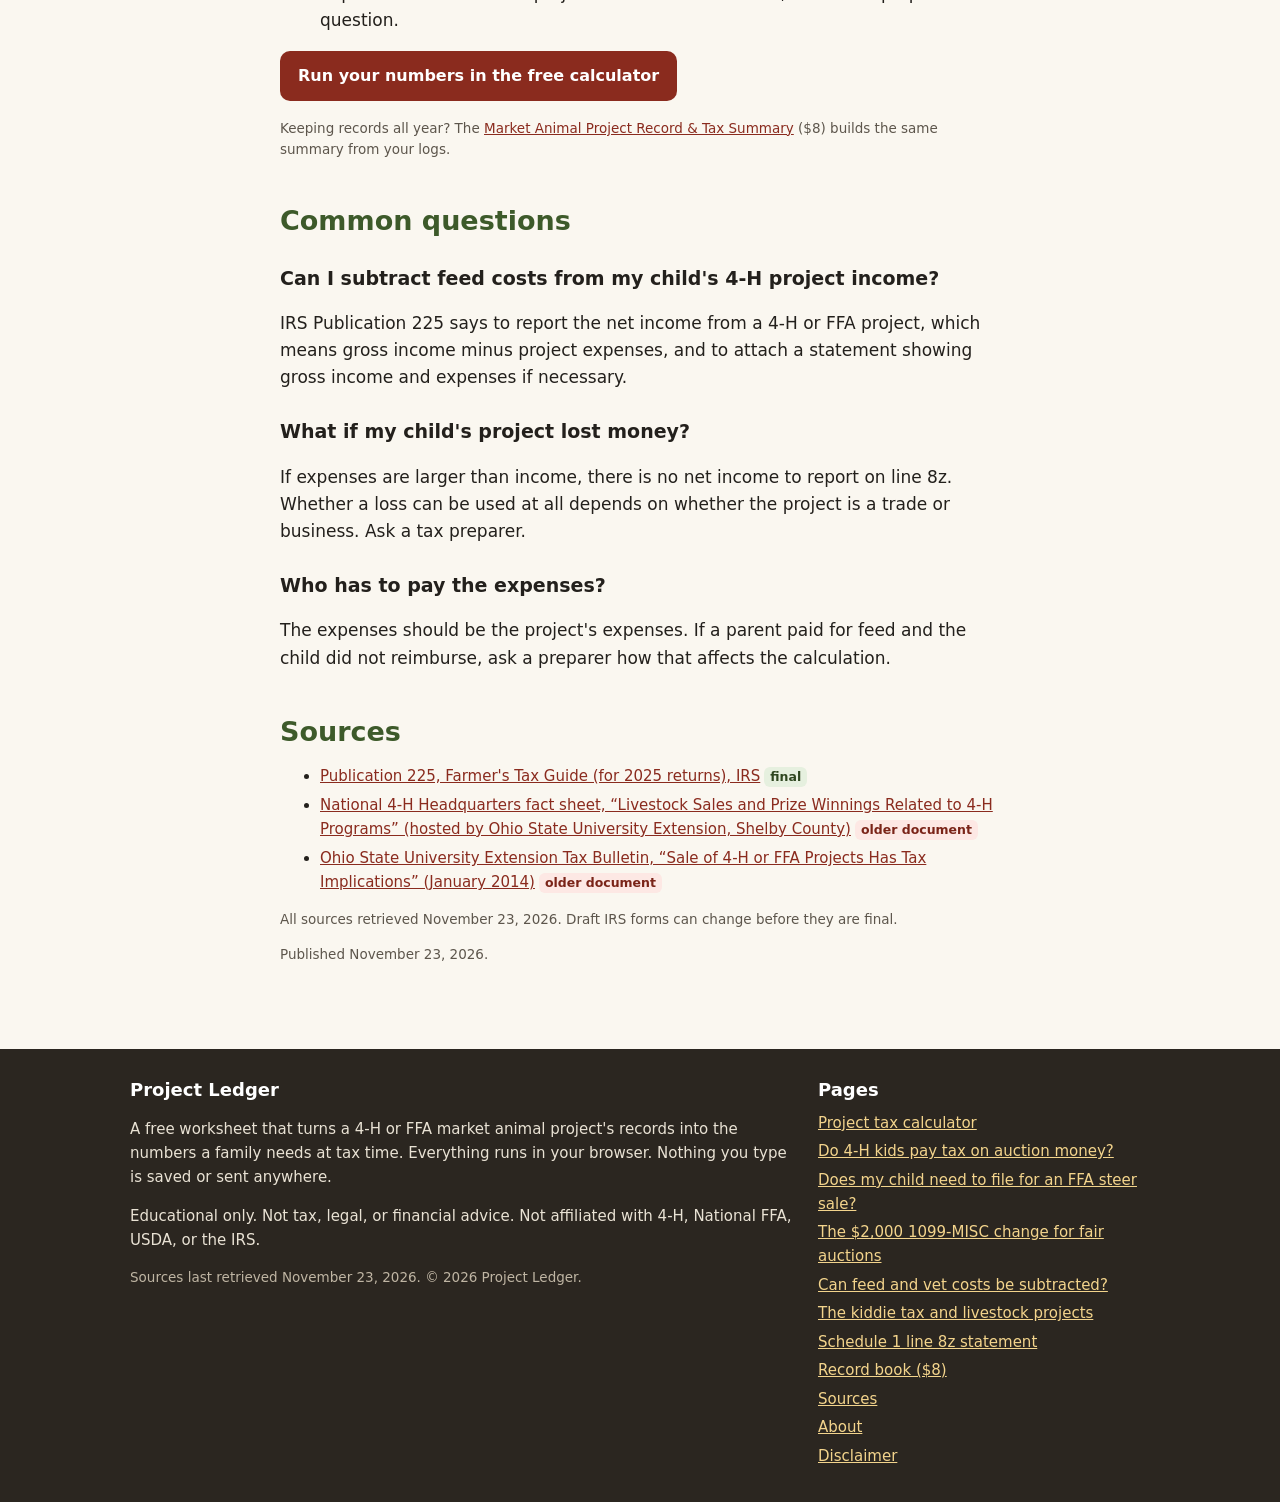
<file: guides/deduct-feed-and-vet-costs-4-h-ffa-project/index.html>
<!doctype html>
<html lang="en">
<head>
  <meta charset="utf-8">
  <meta name="viewport" content="width=device-width, initial-scale=1">
  <title>Can You Subtract Feed and Vet Costs From a 4-H or FFA Project Sale?</title>
  <meta name="description" content="Pub. 225 says to report net income, gross income minus expenses. What usually counts as a project expense and what records to keep.">
  <link rel="canonical" href="https://spartan3055.github.io/livestock-project-tax/guides/deduct-feed-and-vet-costs-4-h-ffa-project/">
  <link rel="stylesheet" href="../../style.css">
  <link rel="icon" href="../../favicon.svg" type="image/svg+xml">
  <meta name="theme-color" content="#3d5a2a">
  <meta property="og:title" content="Can You Subtract Feed and Vet Costs From a 4-H or FFA Project Sale?">
  <meta property="og:description" content="Pub. 225 says to report net income, gross income minus expenses. What usually counts as a project expense and what records to keep.">
  <meta property="og:url" content="https://spartan3055.github.io/livestock-project-tax/guides/deduct-feed-and-vet-costs-4-h-ffa-project/">
  <meta property="og:type" content="website">
  <meta property="og:site_name" content="Project Ledger">
  <script type="application/ld+json">
[
 {
  "@context": "https://schema.org",
  "@type": "Organization",
  "@id": "https://spartan3055.github.io/livestock-project-tax/#org",
  "name": "Project Ledger",
  "url": "https://spartan3055.github.io/livestock-project-tax/",
  "description": "Free educational worksheet for 4-H and FFA livestock project income at tax time."
 },
 {
  "@context": "https://schema.org",
  "@type": "WebSite",
  "@id": "https://spartan3055.github.io/livestock-project-tax/#website",
  "name": "Project Ledger",
  "url": "https://spartan3055.github.io/livestock-project-tax/",
  "publisher": {
   "@id": "https://spartan3055.github.io/livestock-project-tax/#org"
  }
 },
 {
  "@context": "https://schema.org",
  "@type": "Article",
  "headline": "Can You Subtract Feed and Vet Costs From a 4-H or FFA Project Sale?",
  "description": "Pub. 225 says to report net income, gross income minus expenses. What usually counts as a project expense and what records to keep.",
  "datePublished": "2026-11-23",
  "dateModified": "2026-11-23",
  "author": {
   "@id": "https://spartan3055.github.io/livestock-project-tax/#org"
  },
  "publisher": {
   "@id": "https://spartan3055.github.io/livestock-project-tax/#org"
  },
  "mainEntityOfPage": "https://spartan3055.github.io/livestock-project-tax/guides/deduct-feed-and-vet-costs-4-h-ffa-project/"
 },
 {
  "@context": "https://schema.org",
  "@type": "FAQPage",
  "mainEntity": [
   {
    "@type": "Question",
    "name": "Can I subtract feed costs from my child's 4-H project income?",
    "acceptedAnswer": {
     "@type": "Answer",
     "text": "IRS Publication 225 says to report the net income from a 4-H or FFA project, which means gross income minus project expenses, and to attach a statement showing gross income and expenses if necessary."
    }
   },
   {
    "@type": "Question",
    "name": "What if my child's project lost money?",
    "acceptedAnswer": {
     "@type": "Answer",
     "text": "If expenses are larger than income, there is no net income to report on line 8z. Whether a loss can be used at all depends on whether the project is a trade or business. Ask a tax preparer."
    }
   },
   {
    "@type": "Question",
    "name": "Who has to pay the expenses?",
    "acceptedAnswer": {
     "@type": "Answer",
     "text": "The expenses should be the project's expenses. If a parent paid for feed and the child did not reimburse, ask a preparer how that affects the calculation."
    }
   }
  ]
 },
 {
  "@context": "https://schema.org",
  "@type": "BreadcrumbList",
  "itemListElement": [
   {
    "@type": "ListItem",
    "position": 1,
    "name": "Home",
    "item": "https://spartan3055.github.io/livestock-project-tax/"
   },
   {
    "@type": "ListItem",
    "position": 2,
    "name": "Guides",
    "item": "https://spartan3055.github.io/livestock-project-tax/guides/"
   },
   {
    "@type": "ListItem",
    "position": 3,
    "name": "Can feed and vet costs be subtracted?",
    "item": "https://spartan3055.github.io/livestock-project-tax/guides/deduct-feed-and-vet-costs-4-h-ffa-project/"
   }
  ]
 }
]
</script>
</head>
<body>
  <a class="skip" href="#main">Skip to content</a>
  
<header class="site-header">
  <div class="wrap bar">
    <a class="wordmark" href="../../">
      <span class="mark" aria-hidden="true">PL</span>
      <span><strong>PROJECT LEDGER</strong><span class="tag">4-H &amp; FFA livestock project tax helper</span></span>
    </a>
    <nav class="primary" aria-label="Primary">
      <a href="../../">Home</a>
      <a href="../../calculator/">Calculator</a>
      <a href="../../guides/" aria-current="page">Guides</a>
      <a href="../../record-book/">Record book</a>
      <a href="../../sources/">Sources</a>
    </nav>
  </div>
</header>
  <main id="main">
    
<div class="wrap narrow">
  <p class="crumbs"><a href="../../">Home</a> / <a href="../../guides/">Guides</a> / Can feed and vet costs be subtracted?</p>
  <h1>Can You Subtract Feed and Vet Costs From a 4-H or FFA Project Sale?</h1>
  
<aside class="disclaimer" role="note">
  <strong>Educational only. Not tax advice.</strong>
  <p>Project Ledger is an independent, free worksheet site. It is not affiliated with or endorsed by 4-H, National FFA, USDA, the IRS, any fair, or any extension office. Tax rules depend on each family's facts, and the earned-versus-unearned question for project income is not settled for every case. Check your numbers with a tax preparer or the IRS before you file.</p>
  <p><a href="../../disclaimer/">Full disclaimer</a> · <a href="../../sources/">All sources</a></p>
</aside>
  
<p class="lede">Yes, in the sense that matters: Pub. 225 says to report a 4-H or FFA project's <em>net</em> income, which is income minus project expenses. Good records are what make that number hold up.</p>
<h2>What the IRS says</h2>
<p>Publication 225 says net income from sales or prizes related to the project may be subject to income tax, to report the net income as other income on Schedule 1, line 8z, and to attach a statement showing the gross income and expenses if necessary. The National 4-H Headquarters fact sheet and the Ohio State University Extension tax bulletin describe it the same way.</p>
<h2>Expenses families usually track</h2>
<div class="tablewrap"><table><thead><tr><th>Category</th><th>Examples</th></tr></thead><tbody>
<tr><td>Animal purchase</td><td>Price paid for the project animal</td></tr>
<tr><td>Feed</td><td>Feed, supplements, hay</td></tr>
<tr><td>Veterinary and health</td><td>Vet visits, vaccines, dewormer</td></tr>
<tr><td>Supplies and bedding</td><td>Shavings, buckets, show halters, clippers used for the project</td></tr>
<tr><td>Entry and registration fees</td><td>Fair entry, tagging, registration</td></tr>
<tr><td>Sale commission or fees</td><td>Amounts the sale withheld from the check</td></tr>
</tbody></table></div>
<p>This is a common-sense list, not an IRS list. Items used for more than one year, travel, and shared family costs are judgment calls. Ask a preparer about anything you are unsure of, and keep receipts.</p>
<h2>Two things to watch</h2>
<ul>
  <li><strong>Who paid.</strong> If parents paid for feed and the child kept the whole check, raise that with a preparer.</li>
  <li><strong>A loss.</strong> If expenses beat the sale, line 8z gets $0. Whether a loss is usable depends on whether the project is a trade or business, which is a preparer question.</li>
</ul>
<p><a class="btn" href="../../calculator/">Run your numbers in the free calculator</a></p><p class="tiny">Keeping records all year? The <a href="../../record-book/">Market Animal Project Record &amp; Tax Summary</a> ($8) builds the same summary from your logs.</p>
  <h2>Common questions</h2><h3>Can I subtract feed costs from my child's 4-H project income?</h3><p>IRS Publication 225 says to report the net income from a 4-H or FFA project, which means gross income minus project expenses, and to attach a statement showing gross income and expenses if necessary.</p><h3>What if my child's project lost money?</h3><p>If expenses are larger than income, there is no net income to report on line 8z. Whether a loss can be used at all depends on whether the project is a trade or business. Ask a tax preparer.</p><h3>Who has to pay the expenses?</h3><p>The expenses should be the project's expenses. If a parent paid for feed and the child did not reimburse, ask a preparer how that affects the calculation.</p>
  <h2>Sources</h2><ul class="sources"><li><a href="https://www.irs.gov/pub/irs-pdf/p225.pdf" rel="noopener">Publication 225, Farmer's Tax Guide (for 2025 returns), IRS</a><span class="final">final</span></li><li><a href="https://shelby.osu.edu/sites/shelby/files/imce/Livestock%20Sale%20and%20Prize%20Winnings%20National%204-H%20Fact%20Sheet.pdf" rel="noopener">National 4-H Headquarters fact sheet, “Livestock Sales and Prize Winnings Related to 4-H Programs” (hosted by Ohio State University Extension, Shelby County)</a><span class="draft">older document</span></li><li><a href="https://farmoffice.osu.edu/sites/aglaw/files/site-library/Sale%20of%204H%20TaxBulletin.pdf" rel="noopener">Ohio State University Extension Tax Bulletin, “Sale of 4-H or FFA Projects Has Tax Implications” (January 2014)</a><span class="draft">older document</span></li></ul><p class="tiny">All sources retrieved November 23, 2026. Draft IRS forms can change before they are final.</p>
  <p class="tiny">Published November 23, 2026.</p>
</div>
  </main>
  
<footer class="site-footer">
  <div class="wrap">
    <div>
      <h2>Project Ledger</h2>
      <p>A free worksheet that turns a 4-H or FFA market animal project's records into the numbers a family needs at tax time. Everything runs in your browser. Nothing you type is saved or sent anywhere.</p>
      <p>Educational only. Not tax, legal, or financial advice. Not affiliated with 4-H, National FFA, USDA, or the IRS.</p>
      <p class="tiny">Sources last retrieved November 23, 2026. © 2026 Project Ledger.</p>
    </div>
    <div>
      <h2>Pages</h2>
      <ul>
        <li><a href="../../calculator/">Project tax calculator</a></li>
        <li><a href="../../guides/do-4-h-kids-pay-tax-on-livestock-auction-money/">Do 4-H kids pay tax on auction money?</a></li><li><a href="../../guides/does-my-child-need-to-file-taxes-ffa-steer-sale/">Does my child need to file for an FFA steer sale?</a></li><li><a href="../../guides/1099-misc-2000-threshold-fair-livestock-auctions/">The $2,000 1099-MISC change for fair auctions</a></li><li><a href="../../guides/deduct-feed-and-vet-costs-4-h-ffa-project/">Can feed and vet costs be subtracted?</a></li><li><a href="../../guides/kiddie-tax-4-h-ffa-livestock-project/">The kiddie tax and livestock projects</a></li><li><a href="../../guides/schedule-1-line-8z-4-h-ffa-project-statement/">Schedule 1 line 8z statement</a></li>
        <li><a href="../../record-book/">Record book ($8)</a></li>
        <li><a href="../../sources/">Sources</a></li>
        <li><a href="../../about/">About</a></li>
        <li><a href="../../disclaimer/">Disclaimer</a></li>
      </ul>
    </div>
  </div>
</footer>
  
</body>
</html>
</file>
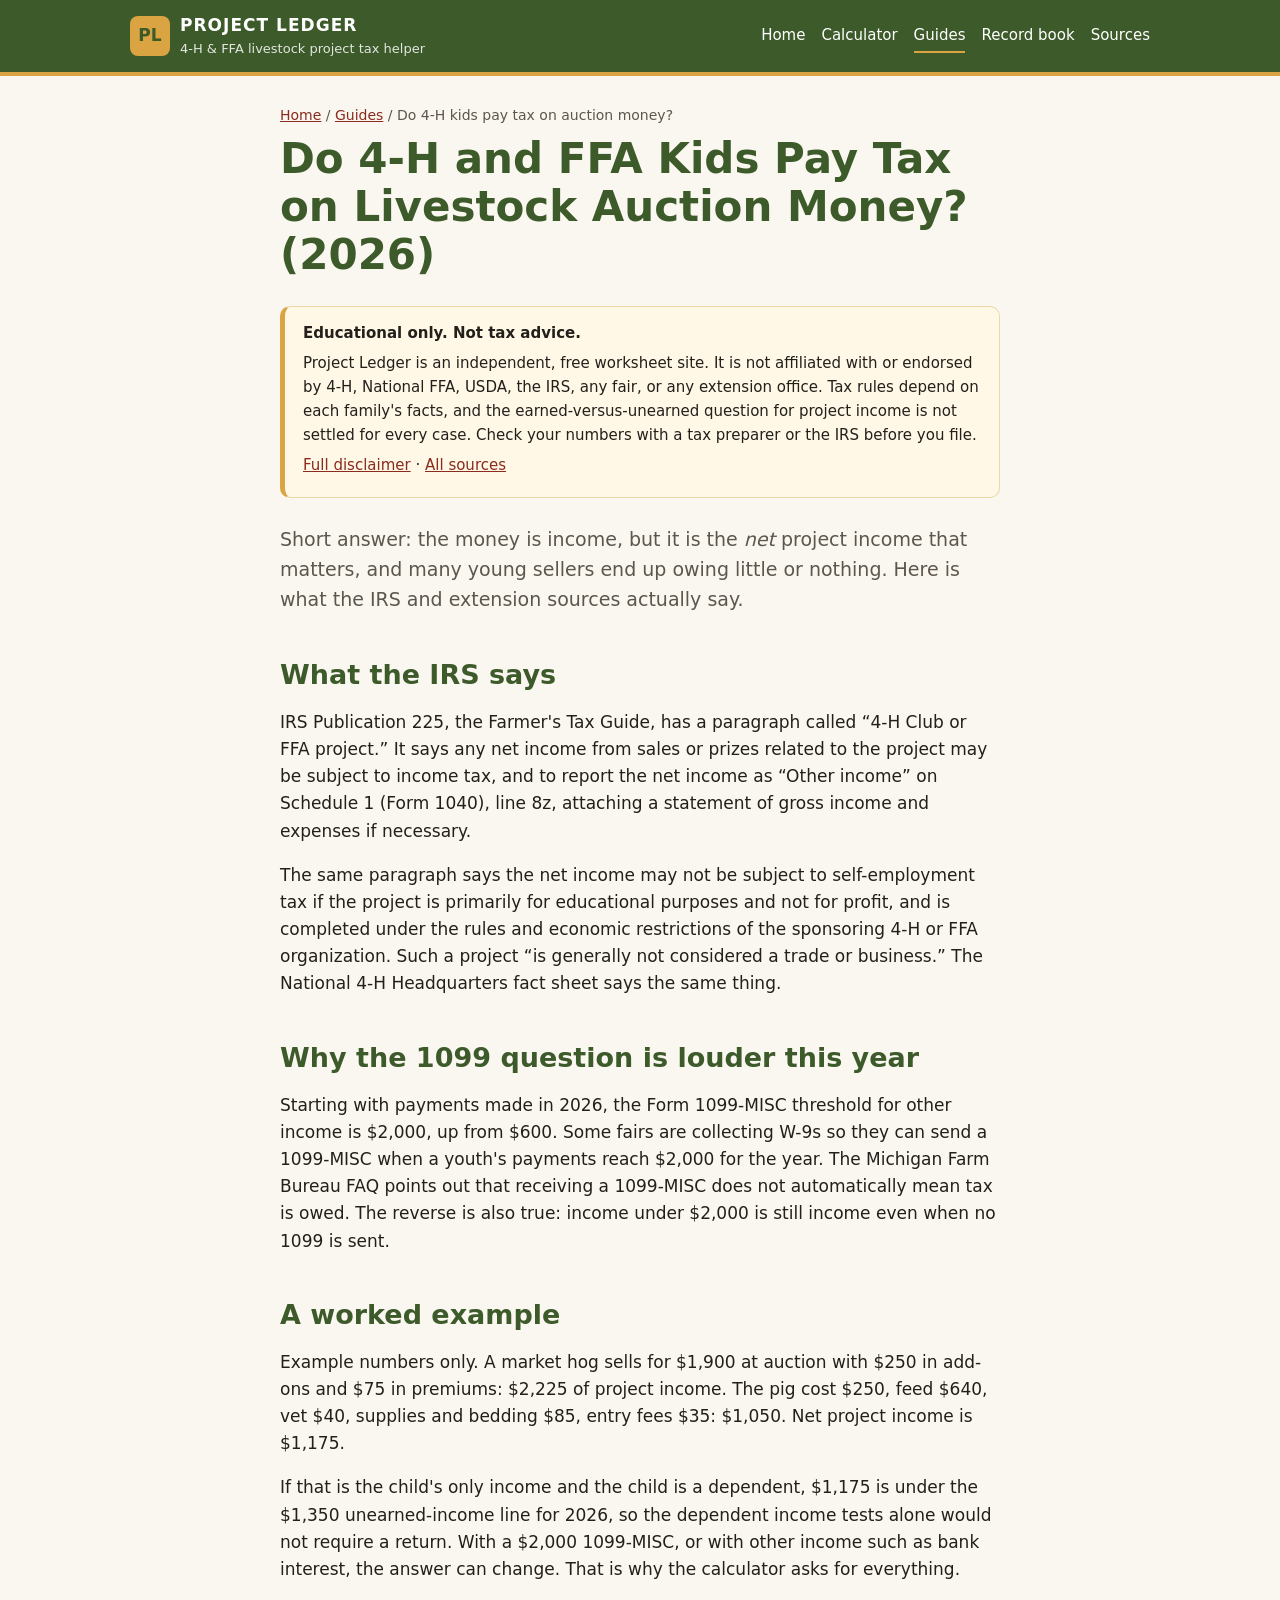
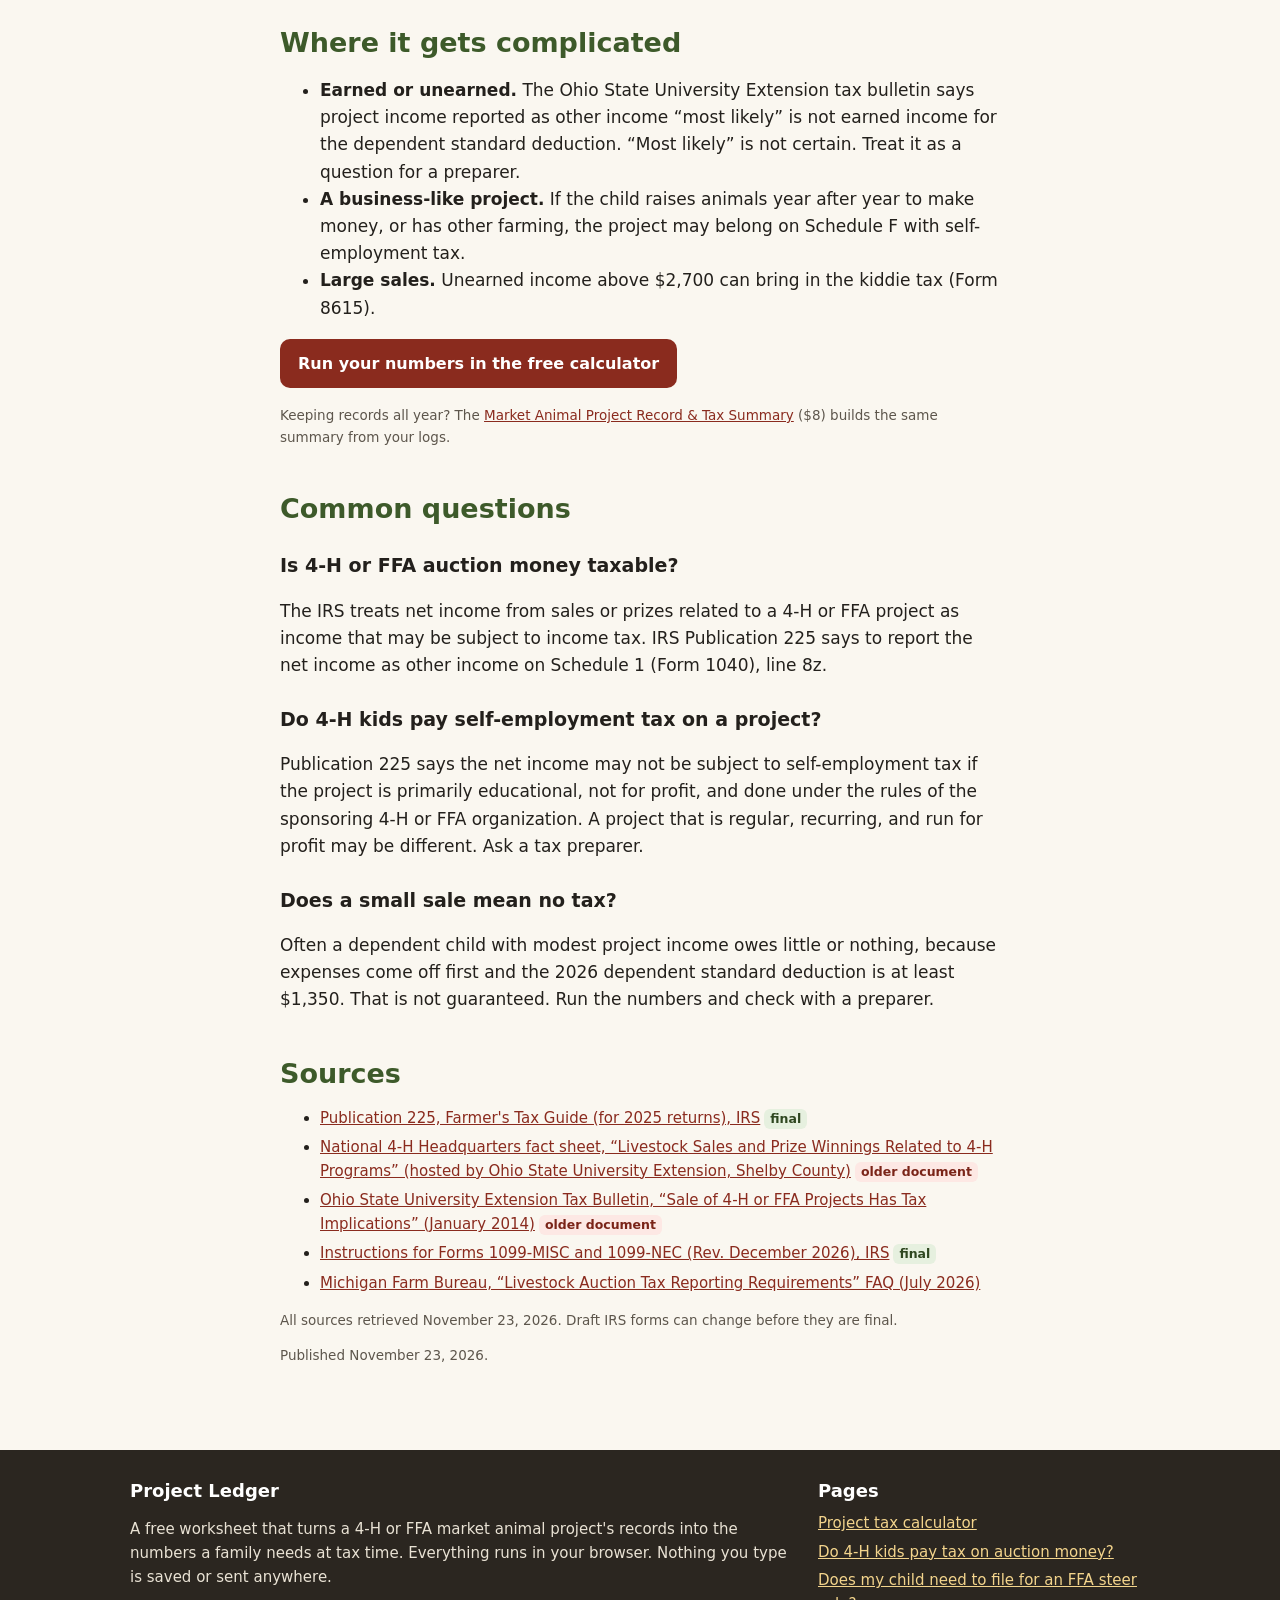
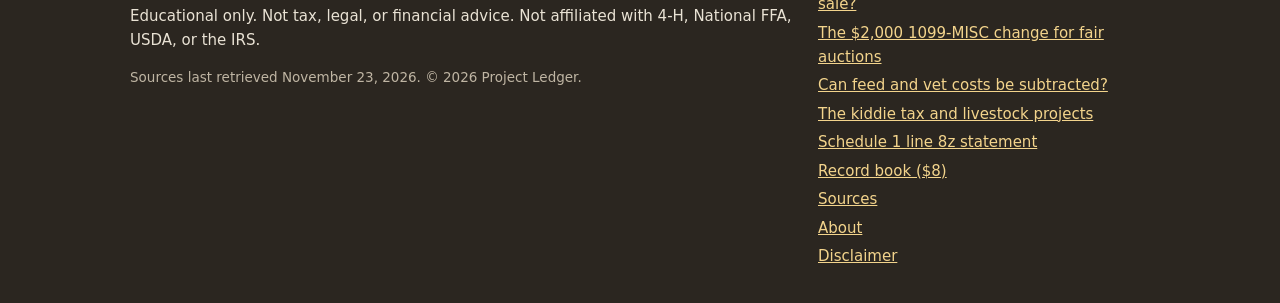
<file: guides/do-4-h-kids-pay-tax-on-livestock-auction-money/index.html>
<!doctype html>
<html lang="en">
<head>
  <meta charset="utf-8">
  <meta name="viewport" content="width=device-width, initial-scale=1">
  <title>Do 4-H and FFA Kids Pay Tax on Livestock Auction Money? (2026)</title>
  <meta name="description" content="The sale is income, but expenses come off first, and many kids owe little or nothing. What the IRS says and when to ask a preparer.">
  <link rel="canonical" href="https://spartan3055.github.io/livestock-project-tax/guides/do-4-h-kids-pay-tax-on-livestock-auction-money/">
  <link rel="stylesheet" href="../../style.css">
  <link rel="icon" href="../../favicon.svg" type="image/svg+xml">
  <meta name="theme-color" content="#3d5a2a">
  <meta property="og:title" content="Do 4-H and FFA Kids Pay Tax on Livestock Auction Money? (2026)">
  <meta property="og:description" content="The sale is income, but expenses come off first, and many kids owe little or nothing. What the IRS says and when to ask a preparer.">
  <meta property="og:url" content="https://spartan3055.github.io/livestock-project-tax/guides/do-4-h-kids-pay-tax-on-livestock-auction-money/">
  <meta property="og:type" content="website">
  <meta property="og:site_name" content="Project Ledger">
  <script type="application/ld+json">
[
 {
  "@context": "https://schema.org",
  "@type": "Organization",
  "@id": "https://spartan3055.github.io/livestock-project-tax/#org",
  "name": "Project Ledger",
  "url": "https://spartan3055.github.io/livestock-project-tax/",
  "description": "Free educational worksheet for 4-H and FFA livestock project income at tax time."
 },
 {
  "@context": "https://schema.org",
  "@type": "WebSite",
  "@id": "https://spartan3055.github.io/livestock-project-tax/#website",
  "name": "Project Ledger",
  "url": "https://spartan3055.github.io/livestock-project-tax/",
  "publisher": {
   "@id": "https://spartan3055.github.io/livestock-project-tax/#org"
  }
 },
 {
  "@context": "https://schema.org",
  "@type": "Article",
  "headline": "Do 4-H and FFA Kids Pay Tax on Livestock Auction Money? (2026)",
  "description": "The sale is income, but expenses come off first, and many kids owe little or nothing. What the IRS says and when to ask a preparer.",
  "datePublished": "2026-11-23",
  "dateModified": "2026-11-23",
  "author": {
   "@id": "https://spartan3055.github.io/livestock-project-tax/#org"
  },
  "publisher": {
   "@id": "https://spartan3055.github.io/livestock-project-tax/#org"
  },
  "mainEntityOfPage": "https://spartan3055.github.io/livestock-project-tax/guides/do-4-h-kids-pay-tax-on-livestock-auction-money/"
 },
 {
  "@context": "https://schema.org",
  "@type": "FAQPage",
  "mainEntity": [
   {
    "@type": "Question",
    "name": "Is 4-H or FFA auction money taxable?",
    "acceptedAnswer": {
     "@type": "Answer",
     "text": "The IRS treats net income from sales or prizes related to a 4-H or FFA project as income that may be subject to income tax. IRS Publication 225 says to report the net income as other income on Schedule 1 (Form 1040), line 8z."
    }
   },
   {
    "@type": "Question",
    "name": "Do 4-H kids pay self-employment tax on a project?",
    "acceptedAnswer": {
     "@type": "Answer",
     "text": "Publication 225 says the net income may not be subject to self-employment tax if the project is primarily educational, not for profit, and done under the rules of the sponsoring 4-H or FFA organization. A project that is regular, recurring, and run for profit may be different. Ask a tax preparer."
    }
   },
   {
    "@type": "Question",
    "name": "Does a small sale mean no tax?",
    "acceptedAnswer": {
     "@type": "Answer",
     "text": "Often a dependent child with modest project income owes little or nothing, because expenses come off first and the 2026 dependent standard deduction is at least $1,350. That is not guaranteed. Run the numbers and check with a preparer."
    }
   }
  ]
 },
 {
  "@context": "https://schema.org",
  "@type": "BreadcrumbList",
  "itemListElement": [
   {
    "@type": "ListItem",
    "position": 1,
    "name": "Home",
    "item": "https://spartan3055.github.io/livestock-project-tax/"
   },
   {
    "@type": "ListItem",
    "position": 2,
    "name": "Guides",
    "item": "https://spartan3055.github.io/livestock-project-tax/guides/"
   },
   {
    "@type": "ListItem",
    "position": 3,
    "name": "Do 4-H kids pay tax on auction money?",
    "item": "https://spartan3055.github.io/livestock-project-tax/guides/do-4-h-kids-pay-tax-on-livestock-auction-money/"
   }
  ]
 }
]
</script>
</head>
<body>
  <a class="skip" href="#main">Skip to content</a>
  
<header class="site-header">
  <div class="wrap bar">
    <a class="wordmark" href="../../">
      <span class="mark" aria-hidden="true">PL</span>
      <span><strong>PROJECT LEDGER</strong><span class="tag">4-H &amp; FFA livestock project tax helper</span></span>
    </a>
    <nav class="primary" aria-label="Primary">
      <a href="../../">Home</a>
      <a href="../../calculator/">Calculator</a>
      <a href="../../guides/" aria-current="page">Guides</a>
      <a href="../../record-book/">Record book</a>
      <a href="../../sources/">Sources</a>
    </nav>
  </div>
</header>
  <main id="main">
    
<div class="wrap narrow">
  <p class="crumbs"><a href="../../">Home</a> / <a href="../../guides/">Guides</a> / Do 4-H kids pay tax on auction money?</p>
  <h1>Do 4-H and FFA Kids Pay Tax on Livestock Auction Money? (2026)</h1>
  
<aside class="disclaimer" role="note">
  <strong>Educational only. Not tax advice.</strong>
  <p>Project Ledger is an independent, free worksheet site. It is not affiliated with or endorsed by 4-H, National FFA, USDA, the IRS, any fair, or any extension office. Tax rules depend on each family's facts, and the earned-versus-unearned question for project income is not settled for every case. Check your numbers with a tax preparer or the IRS before you file.</p>
  <p><a href="../../disclaimer/">Full disclaimer</a> · <a href="../../sources/">All sources</a></p>
</aside>
  
<p class="lede">Short answer: the money is income, but it is the <em>net</em> project income that matters, and many young sellers end up owing little or nothing. Here is what the IRS and extension sources actually say.</p>
<h2>What the IRS says</h2>
<p>IRS Publication 225, the Farmer's Tax Guide, has a paragraph called “4-H Club or FFA project.” It says any net income from sales or prizes related to the project may be subject to income tax, and to report the net income as “Other income” on Schedule 1 (Form 1040), line 8z, attaching a statement of gross income and expenses if necessary.</p>
<p>The same paragraph says the net income may not be subject to self-employment tax if the project is primarily for educational purposes and not for profit, and is completed under the rules and economic restrictions of the sponsoring 4-H or FFA organization. Such a project “is generally not considered a trade or business.” The National 4-H Headquarters fact sheet says the same thing.</p>
<h2>Why the 1099 question is louder this year</h2>
<p>Starting with payments made in 2026, the Form 1099-MISC threshold for other income is $2,000, up from $600. Some fairs are collecting W-9s so they can send a 1099-MISC when a youth's payments reach $2,000 for the year. The Michigan Farm Bureau FAQ points out that receiving a 1099-MISC does not automatically mean tax is owed. The reverse is also true: income under $2,000 is still income even when no 1099 is sent.</p>
<h2>A worked example</h2>
<p>Example numbers only. A market hog sells for $1,900 at auction with $250 in add-ons and $75 in premiums: $2,225 of project income. The pig cost $250, feed $640, vet $40, supplies and bedding $85, entry fees $35: $1,050. Net project income is $1,175.</p>
<p>If that is the child's only income and the child is a dependent, $1,175 is under the $1,350 unearned-income line for 2026, so the dependent income tests alone would not require a return. With a $2,000 1099-MISC, or with other income such as bank interest, the answer can change. That is why the calculator asks for everything.</p>
<h2>Where it gets complicated</h2>
<ul>
  <li><strong>Earned or unearned.</strong> The Ohio State University Extension tax bulletin says project income reported as other income “most likely” is not earned income for the dependent standard deduction. “Most likely” is not certain. Treat it as a question for a preparer.</li>
  <li><strong>A business-like project.</strong> If the child raises animals year after year to make money, or has other farming, the project may belong on Schedule F with self-employment tax.</li>
  <li><strong>Large sales.</strong> Unearned income above $2,700 can bring in the kiddie tax (Form 8615).</li>
</ul>
<p><a class="btn" href="../../calculator/">Run your numbers in the free calculator</a></p><p class="tiny">Keeping records all year? The <a href="../../record-book/">Market Animal Project Record &amp; Tax Summary</a> ($8) builds the same summary from your logs.</p>
  <h2>Common questions</h2><h3>Is 4-H or FFA auction money taxable?</h3><p>The IRS treats net income from sales or prizes related to a 4-H or FFA project as income that may be subject to income tax. IRS Publication 225 says to report the net income as other income on Schedule 1 (Form 1040), line 8z.</p><h3>Do 4-H kids pay self-employment tax on a project?</h3><p>Publication 225 says the net income may not be subject to self-employment tax if the project is primarily educational, not for profit, and done under the rules of the sponsoring 4-H or FFA organization. A project that is regular, recurring, and run for profit may be different. Ask a tax preparer.</p><h3>Does a small sale mean no tax?</h3><p>Often a dependent child with modest project income owes little or nothing, because expenses come off first and the 2026 dependent standard deduction is at least $1,350. That is not guaranteed. Run the numbers and check with a preparer.</p>
  <h2>Sources</h2><ul class="sources"><li><a href="https://www.irs.gov/pub/irs-pdf/p225.pdf" rel="noopener">Publication 225, Farmer's Tax Guide (for 2025 returns), IRS</a><span class="final">final</span></li><li><a href="https://shelby.osu.edu/sites/shelby/files/imce/Livestock%20Sale%20and%20Prize%20Winnings%20National%204-H%20Fact%20Sheet.pdf" rel="noopener">National 4-H Headquarters fact sheet, “Livestock Sales and Prize Winnings Related to 4-H Programs” (hosted by Ohio State University Extension, Shelby County)</a><span class="draft">older document</span></li><li><a href="https://farmoffice.osu.edu/sites/aglaw/files/site-library/Sale%20of%204H%20TaxBulletin.pdf" rel="noopener">Ohio State University Extension Tax Bulletin, “Sale of 4-H or FFA Projects Has Tax Implications” (January 2014)</a><span class="draft">older document</span></li><li><a href="https://www.irs.gov/pub/irs-pdf/i1099mec.pdf" rel="noopener">Instructions for Forms 1099-MISC and 1099-NEC (Rev. December 2026), IRS</a><span class="final">final</span></li><li><a href="https://www.michfb.com/sites/default/files/2026-07/livestock-auction-faq-2026_8.5x11.pdf" rel="noopener">Michigan Farm Bureau, “Livestock Auction Tax Reporting Requirements” FAQ (July 2026)</a></li></ul><p class="tiny">All sources retrieved November 23, 2026. Draft IRS forms can change before they are final.</p>
  <p class="tiny">Published November 23, 2026.</p>
</div>
  </main>
  
<footer class="site-footer">
  <div class="wrap">
    <div>
      <h2>Project Ledger</h2>
      <p>A free worksheet that turns a 4-H or FFA market animal project's records into the numbers a family needs at tax time. Everything runs in your browser. Nothing you type is saved or sent anywhere.</p>
      <p>Educational only. Not tax, legal, or financial advice. Not affiliated with 4-H, National FFA, USDA, or the IRS.</p>
      <p class="tiny">Sources last retrieved November 23, 2026. © 2026 Project Ledger.</p>
    </div>
    <div>
      <h2>Pages</h2>
      <ul>
        <li><a href="../../calculator/">Project tax calculator</a></li>
        <li><a href="../../guides/do-4-h-kids-pay-tax-on-livestock-auction-money/">Do 4-H kids pay tax on auction money?</a></li><li><a href="../../guides/does-my-child-need-to-file-taxes-ffa-steer-sale/">Does my child need to file for an FFA steer sale?</a></li><li><a href="../../guides/1099-misc-2000-threshold-fair-livestock-auctions/">The $2,000 1099-MISC change for fair auctions</a></li><li><a href="../../guides/deduct-feed-and-vet-costs-4-h-ffa-project/">Can feed and vet costs be subtracted?</a></li><li><a href="../../guides/kiddie-tax-4-h-ffa-livestock-project/">The kiddie tax and livestock projects</a></li><li><a href="../../guides/schedule-1-line-8z-4-h-ffa-project-statement/">Schedule 1 line 8z statement</a></li>
        <li><a href="../../record-book/">Record book ($8)</a></li>
        <li><a href="../../sources/">Sources</a></li>
        <li><a href="../../about/">About</a></li>
        <li><a href="../../disclaimer/">Disclaimer</a></li>
      </ul>
    </div>
  </div>
</footer>
  
</body>
</html>
</file>
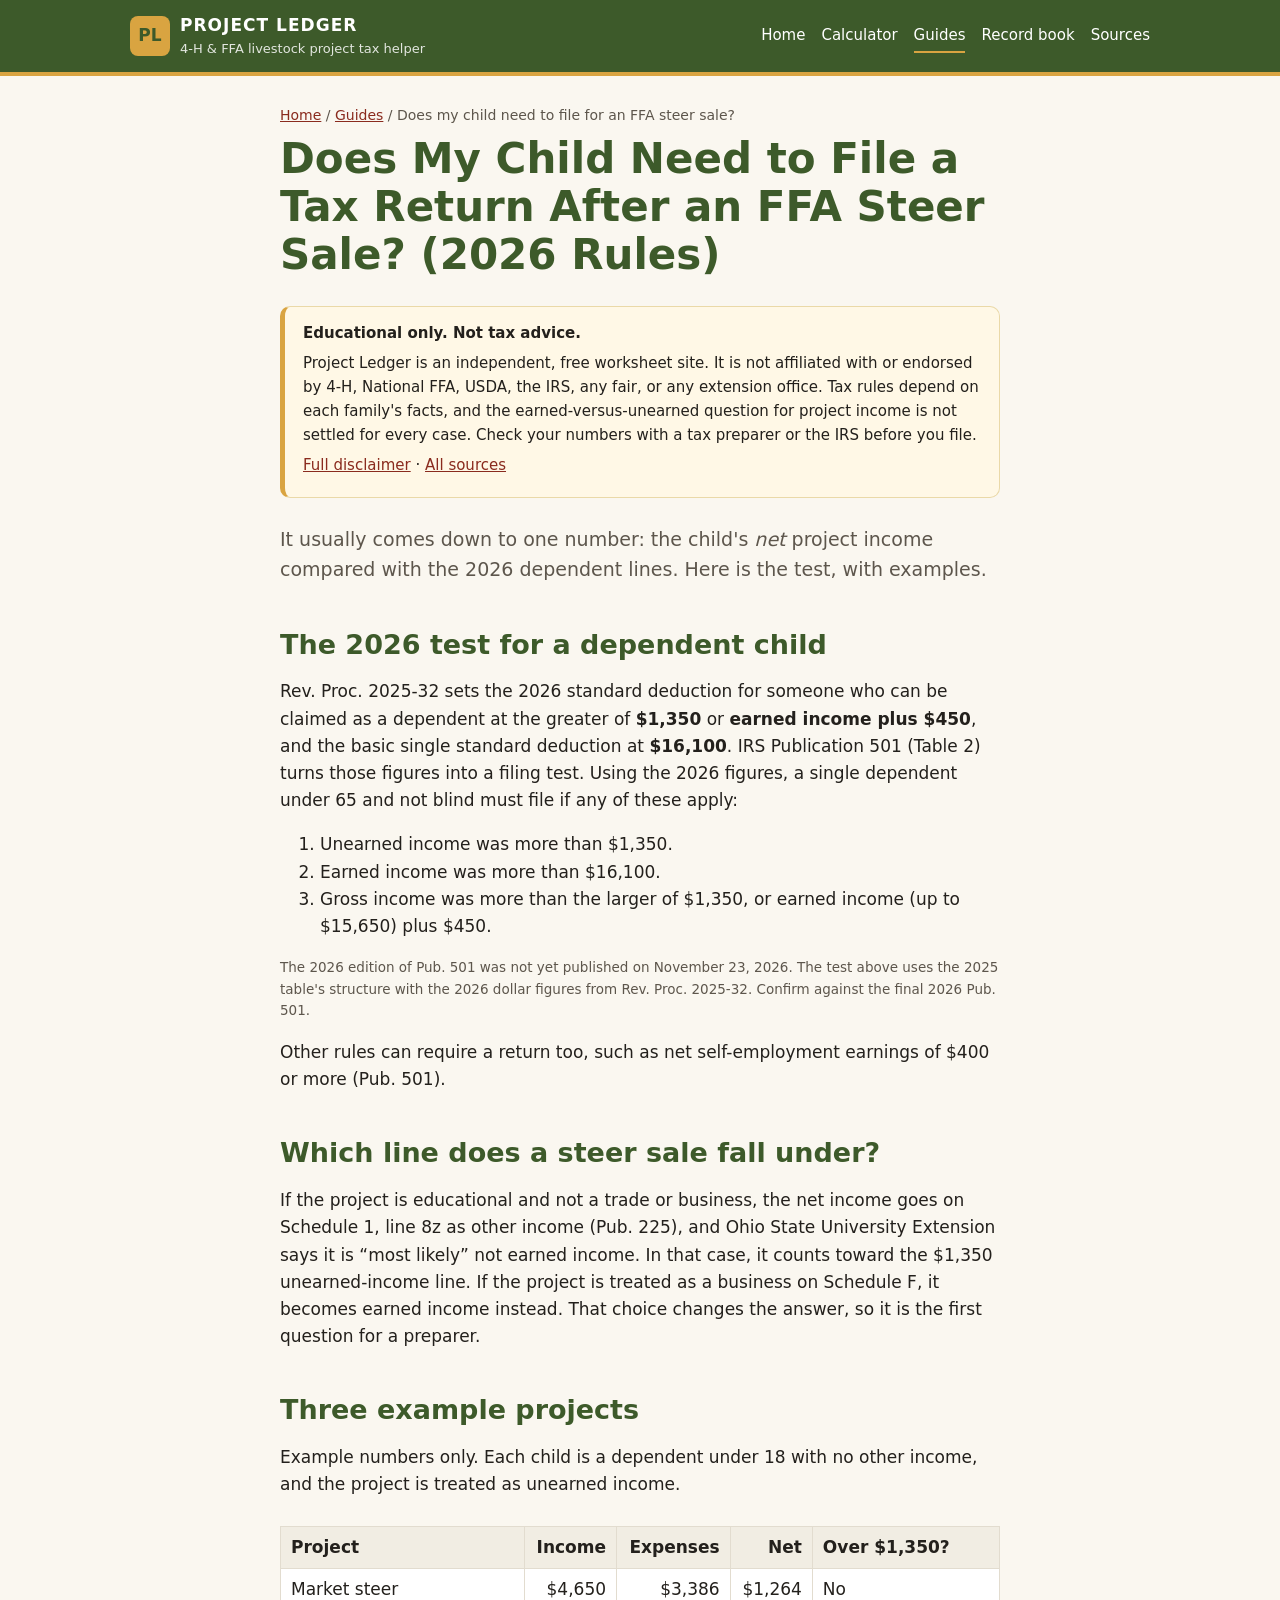
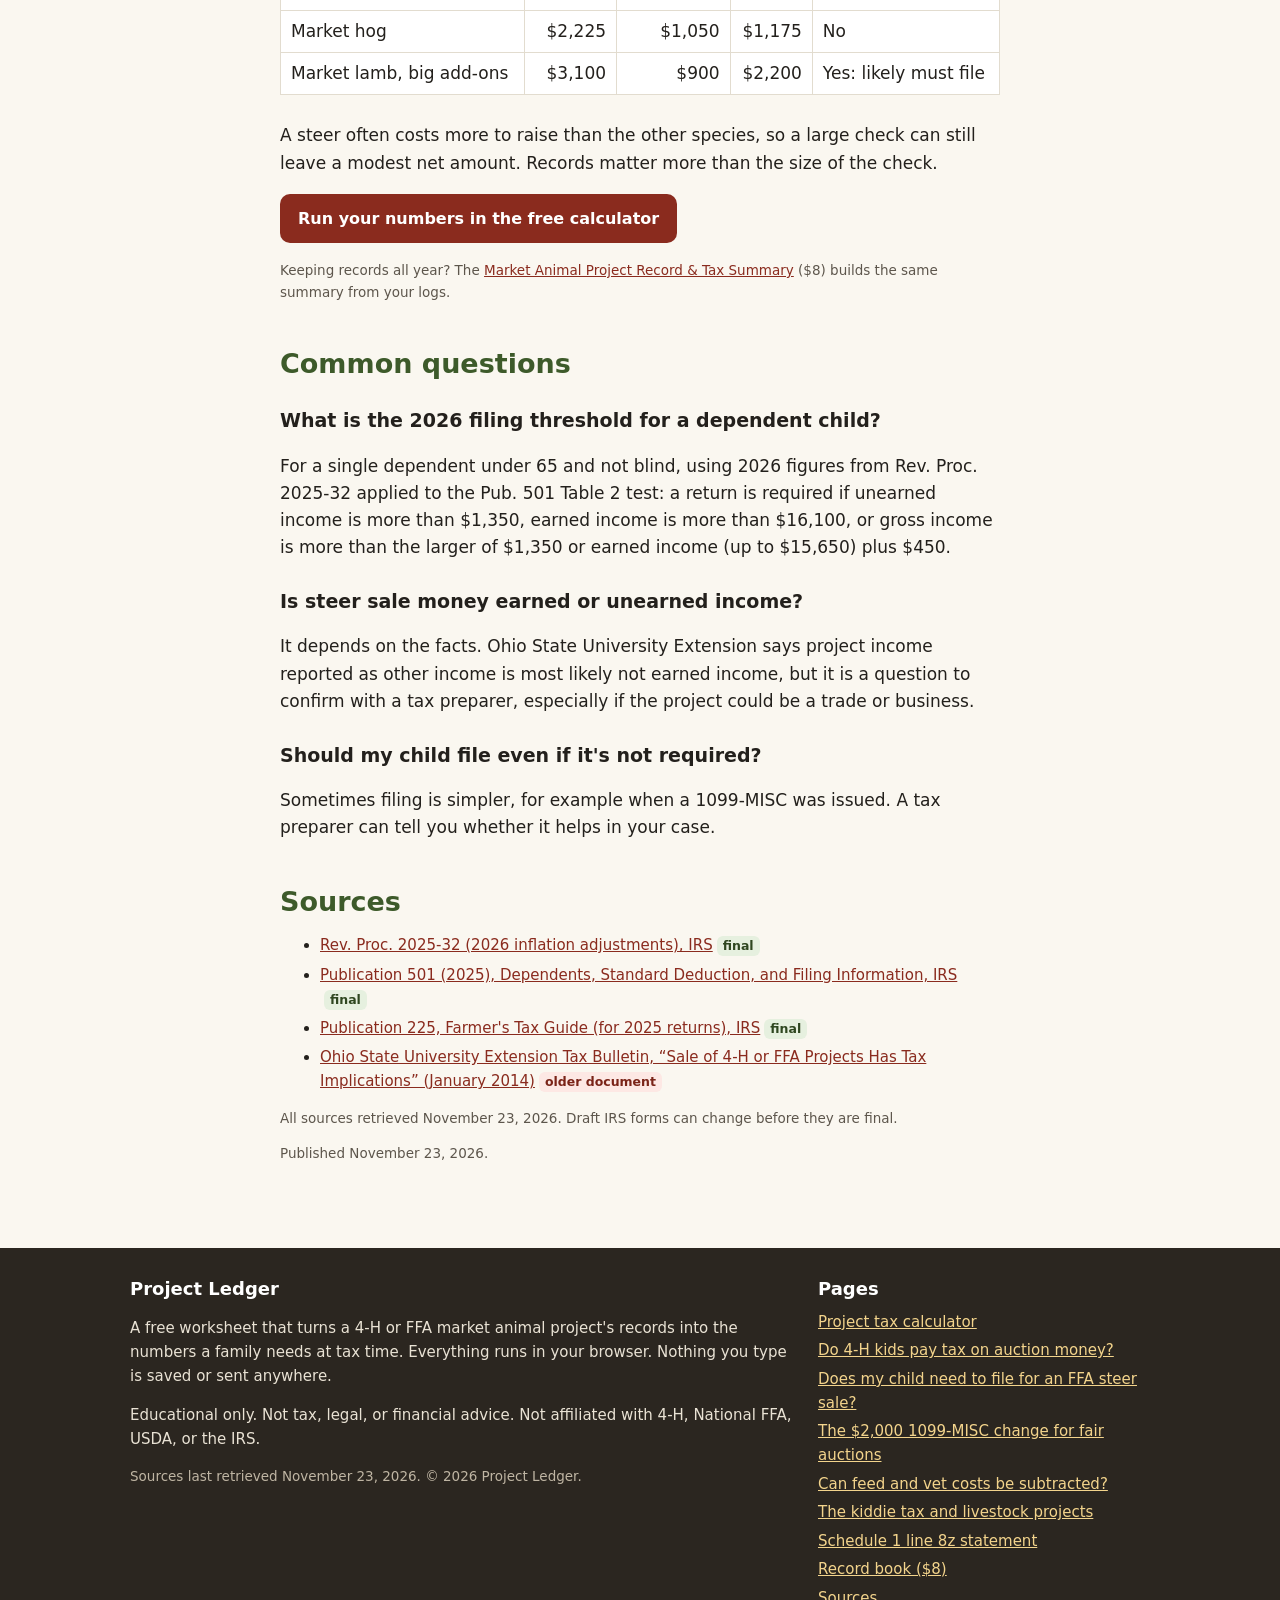
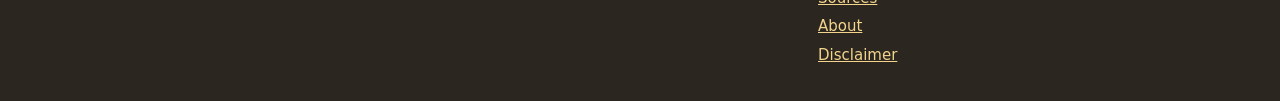
<file: guides/does-my-child-need-to-file-taxes-ffa-steer-sale/index.html>
<!doctype html>
<html lang="en">
<head>
  <meta charset="utf-8">
  <meta name="viewport" content="width=device-width, initial-scale=1">
  <title>Does My Child Need to File a Tax Return After an FFA Steer Sale? (2026 Rules)</title>
  <meta name="description" content="The 2026 dependent filing test with the $1,350 line, explained with worked examples for a steer, hog, and lamb project.">
  <link rel="canonical" href="https://spartan3055.github.io/livestock-project-tax/guides/does-my-child-need-to-file-taxes-ffa-steer-sale/">
  <link rel="stylesheet" href="../../style.css">
  <link rel="icon" href="../../favicon.svg" type="image/svg+xml">
  <meta name="theme-color" content="#3d5a2a">
  <meta property="og:title" content="Does My Child Need to File a Tax Return After an FFA Steer Sale? (2026 Rules)">
  <meta property="og:description" content="The 2026 dependent filing test with the $1,350 line, explained with worked examples for a steer, hog, and lamb project.">
  <meta property="og:url" content="https://spartan3055.github.io/livestock-project-tax/guides/does-my-child-need-to-file-taxes-ffa-steer-sale/">
  <meta property="og:type" content="website">
  <meta property="og:site_name" content="Project Ledger">
  <script type="application/ld+json">
[
 {
  "@context": "https://schema.org",
  "@type": "Organization",
  "@id": "https://spartan3055.github.io/livestock-project-tax/#org",
  "name": "Project Ledger",
  "url": "https://spartan3055.github.io/livestock-project-tax/",
  "description": "Free educational worksheet for 4-H and FFA livestock project income at tax time."
 },
 {
  "@context": "https://schema.org",
  "@type": "WebSite",
  "@id": "https://spartan3055.github.io/livestock-project-tax/#website",
  "name": "Project Ledger",
  "url": "https://spartan3055.github.io/livestock-project-tax/",
  "publisher": {
   "@id": "https://spartan3055.github.io/livestock-project-tax/#org"
  }
 },
 {
  "@context": "https://schema.org",
  "@type": "Article",
  "headline": "Does My Child Need to File a Tax Return After an FFA Steer Sale? (2026 Rules)",
  "description": "The 2026 dependent filing test with the $1,350 line, explained with worked examples for a steer, hog, and lamb project.",
  "datePublished": "2026-11-23",
  "dateModified": "2026-11-23",
  "author": {
   "@id": "https://spartan3055.github.io/livestock-project-tax/#org"
  },
  "publisher": {
   "@id": "https://spartan3055.github.io/livestock-project-tax/#org"
  },
  "mainEntityOfPage": "https://spartan3055.github.io/livestock-project-tax/guides/does-my-child-need-to-file-taxes-ffa-steer-sale/"
 },
 {
  "@context": "https://schema.org",
  "@type": "FAQPage",
  "mainEntity": [
   {
    "@type": "Question",
    "name": "What is the 2026 filing threshold for a dependent child?",
    "acceptedAnswer": {
     "@type": "Answer",
     "text": "For a single dependent under 65 and not blind, using 2026 figures from Rev. Proc. 2025-32 applied to the Pub. 501 Table 2 test: a return is required if unearned income is more than $1,350, earned income is more than $16,100, or gross income is more than the larger of $1,350 or earned income (up to $15,650) plus $450."
    }
   },
   {
    "@type": "Question",
    "name": "Is steer sale money earned or unearned income?",
    "acceptedAnswer": {
     "@type": "Answer",
     "text": "It depends on the facts. Ohio State University Extension says project income reported as other income is most likely not earned income, but it is a question to confirm with a tax preparer, especially if the project could be a trade or business."
    }
   },
   {
    "@type": "Question",
    "name": "Should my child file even if it's not required?",
    "acceptedAnswer": {
     "@type": "Answer",
     "text": "Sometimes filing is simpler, for example when a 1099-MISC was issued. A tax preparer can tell you whether it helps in your case."
    }
   }
  ]
 },
 {
  "@context": "https://schema.org",
  "@type": "BreadcrumbList",
  "itemListElement": [
   {
    "@type": "ListItem",
    "position": 1,
    "name": "Home",
    "item": "https://spartan3055.github.io/livestock-project-tax/"
   },
   {
    "@type": "ListItem",
    "position": 2,
    "name": "Guides",
    "item": "https://spartan3055.github.io/livestock-project-tax/guides/"
   },
   {
    "@type": "ListItem",
    "position": 3,
    "name": "Does my child need to file for an FFA steer sale?",
    "item": "https://spartan3055.github.io/livestock-project-tax/guides/does-my-child-need-to-file-taxes-ffa-steer-sale/"
   }
  ]
 }
]
</script>
</head>
<body>
  <a class="skip" href="#main">Skip to content</a>
  
<header class="site-header">
  <div class="wrap bar">
    <a class="wordmark" href="../../">
      <span class="mark" aria-hidden="true">PL</span>
      <span><strong>PROJECT LEDGER</strong><span class="tag">4-H &amp; FFA livestock project tax helper</span></span>
    </a>
    <nav class="primary" aria-label="Primary">
      <a href="../../">Home</a>
      <a href="../../calculator/">Calculator</a>
      <a href="../../guides/" aria-current="page">Guides</a>
      <a href="../../record-book/">Record book</a>
      <a href="../../sources/">Sources</a>
    </nav>
  </div>
</header>
  <main id="main">
    
<div class="wrap narrow">
  <p class="crumbs"><a href="../../">Home</a> / <a href="../../guides/">Guides</a> / Does my child need to file for an FFA steer sale?</p>
  <h1>Does My Child Need to File a Tax Return After an FFA Steer Sale? (2026 Rules)</h1>
  
<aside class="disclaimer" role="note">
  <strong>Educational only. Not tax advice.</strong>
  <p>Project Ledger is an independent, free worksheet site. It is not affiliated with or endorsed by 4-H, National FFA, USDA, the IRS, any fair, or any extension office. Tax rules depend on each family's facts, and the earned-versus-unearned question for project income is not settled for every case. Check your numbers with a tax preparer or the IRS before you file.</p>
  <p><a href="../../disclaimer/">Full disclaimer</a> · <a href="../../sources/">All sources</a></p>
</aside>
  
<p class="lede">It usually comes down to one number: the child's <em>net</em> project income compared with the 2026 dependent lines. Here is the test, with examples.</p>
<h2>The 2026 test for a dependent child</h2>
<p>Rev. Proc. 2025-32 sets the 2026 standard deduction for someone who can be claimed as a dependent at the greater of <strong>$1,350</strong> or <strong>earned income plus $450</strong>, and the basic single standard deduction at <strong>$16,100</strong>. IRS Publication 501 (Table 2) turns those figures into a filing test. Using the 2026 figures, a single dependent under 65 and not blind must file if any of these apply:</p>
<ol>
  <li>Unearned income was more than $1,350.</li>
  <li>Earned income was more than $16,100.</li>
  <li>Gross income was more than the larger of $1,350, or earned income (up to $15,650) plus $450.</li>
</ol>
<p class="tiny">The 2026 edition of Pub. 501 was not yet published on November 23, 2026. The test above uses the 2025 table's structure with the 2026 dollar figures from Rev. Proc. 2025-32. Confirm against the final 2026 Pub. 501.</p>
<p>Other rules can require a return too, such as net self-employment earnings of $400 or more (Pub. 501).</p>
<h2>Which line does a steer sale fall under?</h2>
<p>If the project is educational and not a trade or business, the net income goes on Schedule 1, line 8z as other income (Pub. 225), and Ohio State University Extension says it is “most likely” not earned income. In that case, it counts toward the $1,350 unearned-income line. If the project is treated as a business on Schedule F, it becomes earned income instead. That choice changes the answer, so it is the first question for a preparer.</p>
<h2>Three example projects</h2>
<p>Example numbers only. Each child is a dependent under 18 with no other income, and the project is treated as unearned income.</p>
<div class="tablewrap"><table>
<thead><tr><th>Project</th><th class="num">Income</th><th class="num">Expenses</th><th class="num">Net</th><th>Over $1,350?</th></tr></thead>
<tbody>
<tr><td>Market steer</td><td class="num">$4,650</td><td class="num">$3,386</td><td class="num">$1,264</td><td>No</td></tr>
<tr><td>Market hog</td><td class="num">$2,225</td><td class="num">$1,050</td><td class="num">$1,175</td><td>No</td></tr>
<tr><td>Market lamb, big add-ons</td><td class="num">$3,100</td><td class="num">$900</td><td class="num">$2,200</td><td>Yes: likely must file</td></tr>
</tbody></table></div>
<p>A steer often costs more to raise than the other species, so a large check can still leave a modest net amount. Records matter more than the size of the check.</p>
<p><a class="btn" href="../../calculator/">Run your numbers in the free calculator</a></p><p class="tiny">Keeping records all year? The <a href="../../record-book/">Market Animal Project Record &amp; Tax Summary</a> ($8) builds the same summary from your logs.</p>
  <h2>Common questions</h2><h3>What is the 2026 filing threshold for a dependent child?</h3><p>For a single dependent under 65 and not blind, using 2026 figures from Rev. Proc. 2025-32 applied to the Pub. 501 Table 2 test: a return is required if unearned income is more than $1,350, earned income is more than $16,100, or gross income is more than the larger of $1,350 or earned income (up to $15,650) plus $450.</p><h3>Is steer sale money earned or unearned income?</h3><p>It depends on the facts. Ohio State University Extension says project income reported as other income is most likely not earned income, but it is a question to confirm with a tax preparer, especially if the project could be a trade or business.</p><h3>Should my child file even if it's not required?</h3><p>Sometimes filing is simpler, for example when a 1099-MISC was issued. A tax preparer can tell you whether it helps in your case.</p>
  <h2>Sources</h2><ul class="sources"><li><a href="https://www.irs.gov/pub/irs-drop/rp-25-32.pdf" rel="noopener">Rev. Proc. 2025-32 (2026 inflation adjustments), IRS</a><span class="final">final</span></li><li><a href="https://www.irs.gov/pub/irs-pdf/p501.pdf" rel="noopener">Publication 501 (2025), Dependents, Standard Deduction, and Filing Information, IRS</a><span class="final">final</span></li><li><a href="https://www.irs.gov/pub/irs-pdf/p225.pdf" rel="noopener">Publication 225, Farmer's Tax Guide (for 2025 returns), IRS</a><span class="final">final</span></li><li><a href="https://farmoffice.osu.edu/sites/aglaw/files/site-library/Sale%20of%204H%20TaxBulletin.pdf" rel="noopener">Ohio State University Extension Tax Bulletin, “Sale of 4-H or FFA Projects Has Tax Implications” (January 2014)</a><span class="draft">older document</span></li></ul><p class="tiny">All sources retrieved November 23, 2026. Draft IRS forms can change before they are final.</p>
  <p class="tiny">Published November 23, 2026.</p>
</div>
  </main>
  
<footer class="site-footer">
  <div class="wrap">
    <div>
      <h2>Project Ledger</h2>
      <p>A free worksheet that turns a 4-H or FFA market animal project's records into the numbers a family needs at tax time. Everything runs in your browser. Nothing you type is saved or sent anywhere.</p>
      <p>Educational only. Not tax, legal, or financial advice. Not affiliated with 4-H, National FFA, USDA, or the IRS.</p>
      <p class="tiny">Sources last retrieved November 23, 2026. © 2026 Project Ledger.</p>
    </div>
    <div>
      <h2>Pages</h2>
      <ul>
        <li><a href="../../calculator/">Project tax calculator</a></li>
        <li><a href="../../guides/do-4-h-kids-pay-tax-on-livestock-auction-money/">Do 4-H kids pay tax on auction money?</a></li><li><a href="../../guides/does-my-child-need-to-file-taxes-ffa-steer-sale/">Does my child need to file for an FFA steer sale?</a></li><li><a href="../../guides/1099-misc-2000-threshold-fair-livestock-auctions/">The $2,000 1099-MISC change for fair auctions</a></li><li><a href="../../guides/deduct-feed-and-vet-costs-4-h-ffa-project/">Can feed and vet costs be subtracted?</a></li><li><a href="../../guides/kiddie-tax-4-h-ffa-livestock-project/">The kiddie tax and livestock projects</a></li><li><a href="../../guides/schedule-1-line-8z-4-h-ffa-project-statement/">Schedule 1 line 8z statement</a></li>
        <li><a href="../../record-book/">Record book ($8)</a></li>
        <li><a href="../../sources/">Sources</a></li>
        <li><a href="../../about/">About</a></li>
        <li><a href="../../disclaimer/">Disclaimer</a></li>
      </ul>
    </div>
  </div>
</footer>
  
</body>
</html>
</file>
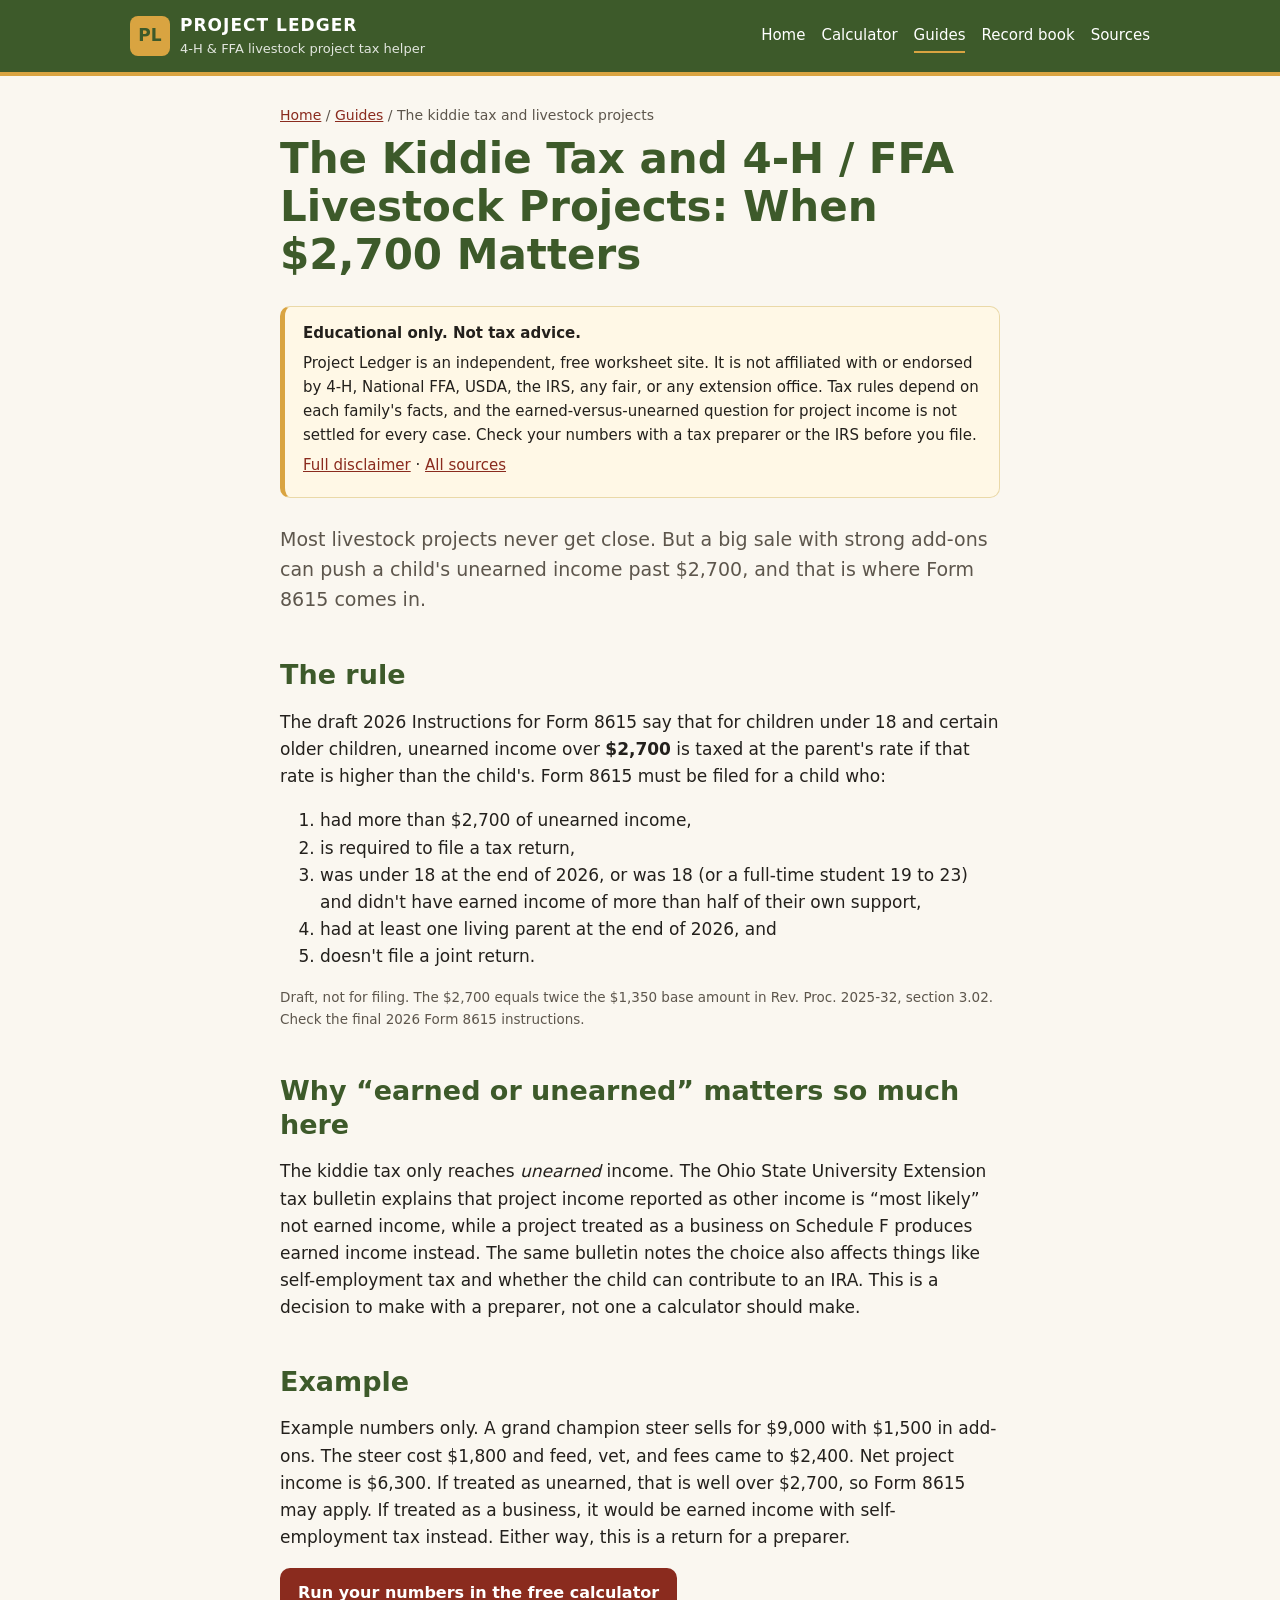
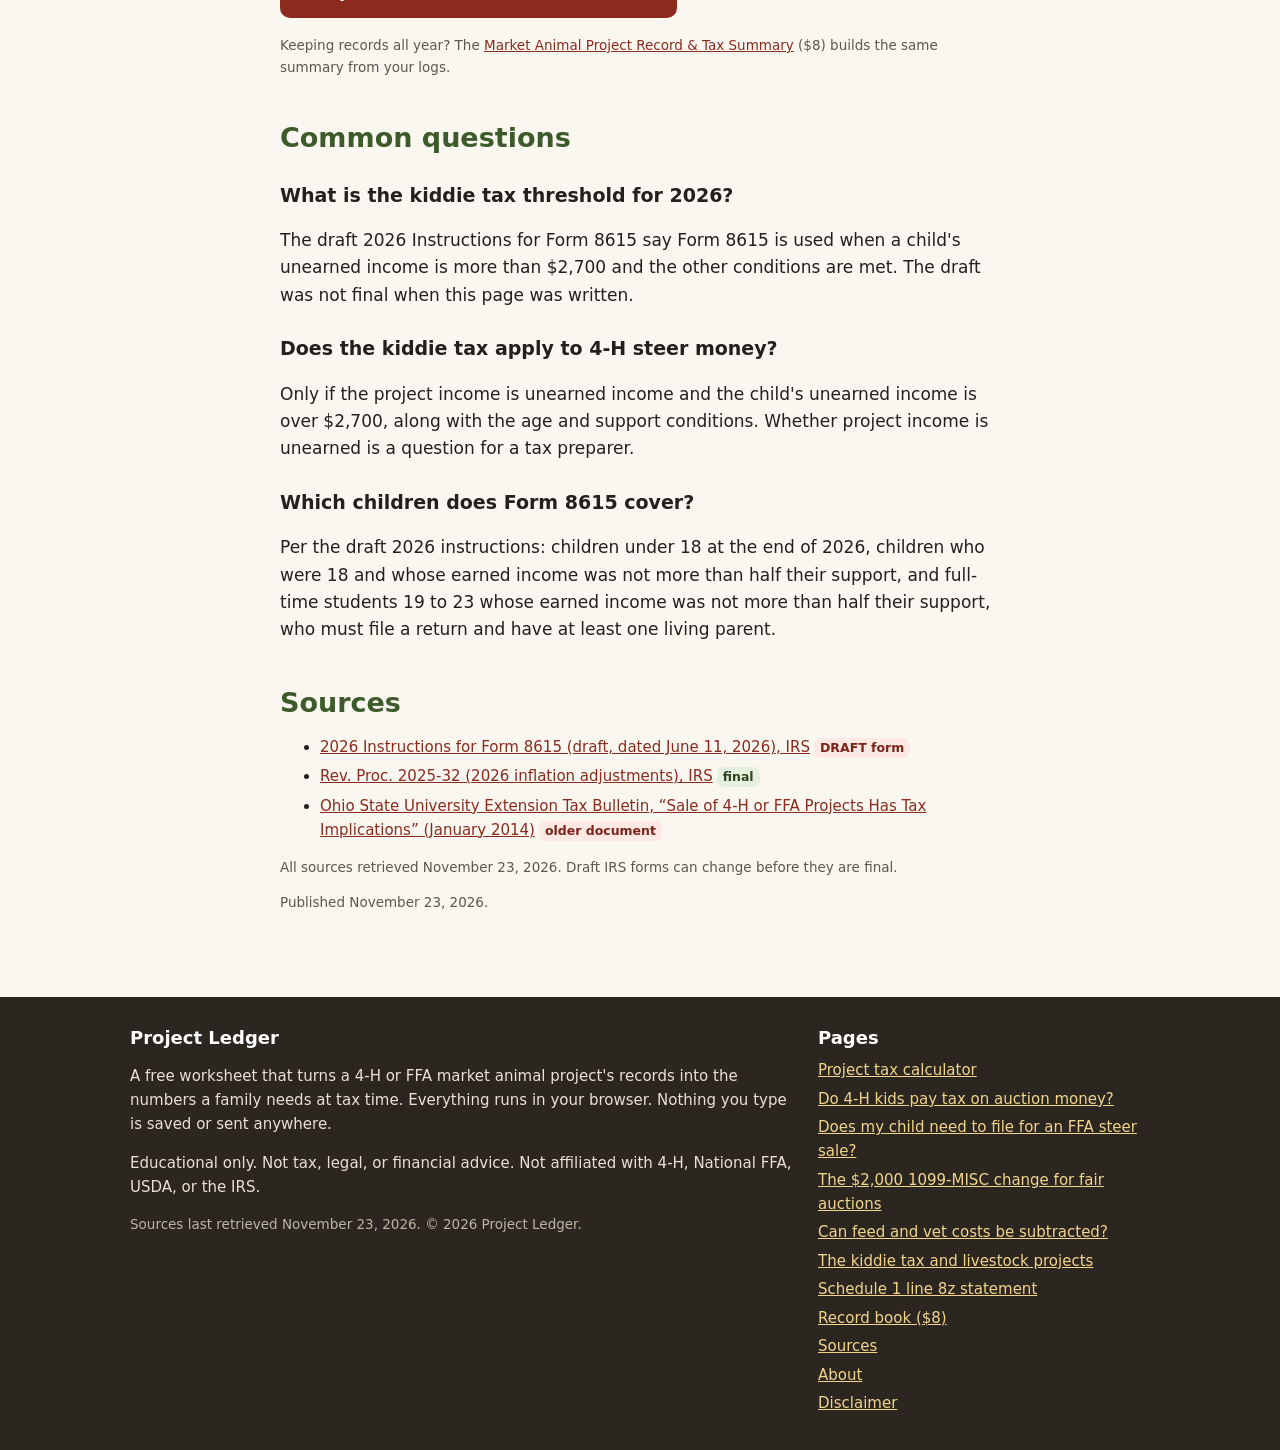
<file: guides/kiddie-tax-4-h-ffa-livestock-project/index.html>
<!doctype html>
<html lang="en">
<head>
  <meta charset="utf-8">
  <meta name="viewport" content="width=device-width, initial-scale=1">
  <title>The Kiddie Tax and 4-H / FFA Livestock Projects: When $2,700 Matters</title>
  <meta name="description" content="When unearned income goes over $2,700, part of it may be taxed at the parent's rate. Why the earned-or-unearned question matters.">
  <link rel="canonical" href="https://spartan3055.github.io/livestock-project-tax/guides/kiddie-tax-4-h-ffa-livestock-project/">
  <link rel="stylesheet" href="../../style.css">
  <link rel="icon" href="../../favicon.svg" type="image/svg+xml">
  <meta name="theme-color" content="#3d5a2a">
  <meta property="og:title" content="The Kiddie Tax and 4-H / FFA Livestock Projects: When $2,700 Matters">
  <meta property="og:description" content="When unearned income goes over $2,700, part of it may be taxed at the parent's rate. Why the earned-or-unearned question matters.">
  <meta property="og:url" content="https://spartan3055.github.io/livestock-project-tax/guides/kiddie-tax-4-h-ffa-livestock-project/">
  <meta property="og:type" content="website">
  <meta property="og:site_name" content="Project Ledger">
  <script type="application/ld+json">
[
 {
  "@context": "https://schema.org",
  "@type": "Organization",
  "@id": "https://spartan3055.github.io/livestock-project-tax/#org",
  "name": "Project Ledger",
  "url": "https://spartan3055.github.io/livestock-project-tax/",
  "description": "Free educational worksheet for 4-H and FFA livestock project income at tax time."
 },
 {
  "@context": "https://schema.org",
  "@type": "WebSite",
  "@id": "https://spartan3055.github.io/livestock-project-tax/#website",
  "name": "Project Ledger",
  "url": "https://spartan3055.github.io/livestock-project-tax/",
  "publisher": {
   "@id": "https://spartan3055.github.io/livestock-project-tax/#org"
  }
 },
 {
  "@context": "https://schema.org",
  "@type": "Article",
  "headline": "The Kiddie Tax and 4-H / FFA Livestock Projects: When $2,700 Matters",
  "description": "When unearned income goes over $2,700, part of it may be taxed at the parent's rate. Why the earned-or-unearned question matters.",
  "datePublished": "2026-11-23",
  "dateModified": "2026-11-23",
  "author": {
   "@id": "https://spartan3055.github.io/livestock-project-tax/#org"
  },
  "publisher": {
   "@id": "https://spartan3055.github.io/livestock-project-tax/#org"
  },
  "mainEntityOfPage": "https://spartan3055.github.io/livestock-project-tax/guides/kiddie-tax-4-h-ffa-livestock-project/"
 },
 {
  "@context": "https://schema.org",
  "@type": "FAQPage",
  "mainEntity": [
   {
    "@type": "Question",
    "name": "What is the kiddie tax threshold for 2026?",
    "acceptedAnswer": {
     "@type": "Answer",
     "text": "The draft 2026 Instructions for Form 8615 say Form 8615 is used when a child's unearned income is more than $2,700 and the other conditions are met. The draft was not final when this page was written."
    }
   },
   {
    "@type": "Question",
    "name": "Does the kiddie tax apply to 4-H steer money?",
    "acceptedAnswer": {
     "@type": "Answer",
     "text": "Only if the project income is unearned income and the child's unearned income is over $2,700, along with the age and support conditions. Whether project income is unearned is a question for a tax preparer."
    }
   },
   {
    "@type": "Question",
    "name": "Which children does Form 8615 cover?",
    "acceptedAnswer": {
     "@type": "Answer",
     "text": "Per the draft 2026 instructions: children under 18 at the end of 2026, children who were 18 and whose earned income was not more than half their support, and full-time students 19 to 23 whose earned income was not more than half their support, who must file a return and have at least one living parent."
    }
   }
  ]
 },
 {
  "@context": "https://schema.org",
  "@type": "BreadcrumbList",
  "itemListElement": [
   {
    "@type": "ListItem",
    "position": 1,
    "name": "Home",
    "item": "https://spartan3055.github.io/livestock-project-tax/"
   },
   {
    "@type": "ListItem",
    "position": 2,
    "name": "Guides",
    "item": "https://spartan3055.github.io/livestock-project-tax/guides/"
   },
   {
    "@type": "ListItem",
    "position": 3,
    "name": "The kiddie tax and livestock projects",
    "item": "https://spartan3055.github.io/livestock-project-tax/guides/kiddie-tax-4-h-ffa-livestock-project/"
   }
  ]
 }
]
</script>
</head>
<body>
  <a class="skip" href="#main">Skip to content</a>
  
<header class="site-header">
  <div class="wrap bar">
    <a class="wordmark" href="../../">
      <span class="mark" aria-hidden="true">PL</span>
      <span><strong>PROJECT LEDGER</strong><span class="tag">4-H &amp; FFA livestock project tax helper</span></span>
    </a>
    <nav class="primary" aria-label="Primary">
      <a href="../../">Home</a>
      <a href="../../calculator/">Calculator</a>
      <a href="../../guides/" aria-current="page">Guides</a>
      <a href="../../record-book/">Record book</a>
      <a href="../../sources/">Sources</a>
    </nav>
  </div>
</header>
  <main id="main">
    
<div class="wrap narrow">
  <p class="crumbs"><a href="../../">Home</a> / <a href="../../guides/">Guides</a> / The kiddie tax and livestock projects</p>
  <h1>The Kiddie Tax and 4-H / FFA Livestock Projects: When $2,700 Matters</h1>
  
<aside class="disclaimer" role="note">
  <strong>Educational only. Not tax advice.</strong>
  <p>Project Ledger is an independent, free worksheet site. It is not affiliated with or endorsed by 4-H, National FFA, USDA, the IRS, any fair, or any extension office. Tax rules depend on each family's facts, and the earned-versus-unearned question for project income is not settled for every case. Check your numbers with a tax preparer or the IRS before you file.</p>
  <p><a href="../../disclaimer/">Full disclaimer</a> · <a href="../../sources/">All sources</a></p>
</aside>
  
<p class="lede">Most livestock projects never get close. But a big sale with strong add-ons can push a child's unearned income past $2,700, and that is where Form 8615 comes in.</p>
<h2>The rule</h2>
<p>The draft 2026 Instructions for Form 8615 say that for children under 18 and certain older children, unearned income over <strong>$2,700</strong> is taxed at the parent's rate if that rate is higher than the child's. Form 8615 must be filed for a child who:</p>
<ol>
  <li>had more than $2,700 of unearned income,</li>
  <li>is required to file a tax return,</li>
  <li>was under 18 at the end of 2026, or was 18 (or a full-time student 19 to 23) and didn't have earned income of more than half of their own support,</li>
  <li>had at least one living parent at the end of 2026, and</li>
  <li>doesn't file a joint return.</li>
</ol>
<p class="tiny">Draft, not for filing. The $2,700 equals twice the $1,350 base amount in Rev. Proc. 2025-32, section 3.02. Check the final 2026 Form 8615 instructions.</p>
<h2>Why “earned or unearned” matters so much here</h2>
<p>The kiddie tax only reaches <em>unearned</em> income. The Ohio State University Extension tax bulletin explains that project income reported as other income is “most likely” not earned income, while a project treated as a business on Schedule F produces earned income instead. The same bulletin notes the choice also affects things like self-employment tax and whether the child can contribute to an IRA. This is a decision to make with a preparer, not one a calculator should make.</p>
<h2>Example</h2>
<p>Example numbers only. A grand champion steer sells for $9,000 with $1,500 in add-ons. The steer cost $1,800 and feed, vet, and fees came to $2,400. Net project income is $6,300. If treated as unearned, that is well over $2,700, so Form 8615 may apply. If treated as a business, it would be earned income with self-employment tax instead. Either way, this is a return for a preparer.</p>
<p><a class="btn" href="../../calculator/">Run your numbers in the free calculator</a></p><p class="tiny">Keeping records all year? The <a href="../../record-book/">Market Animal Project Record &amp; Tax Summary</a> ($8) builds the same summary from your logs.</p>
  <h2>Common questions</h2><h3>What is the kiddie tax threshold for 2026?</h3><p>The draft 2026 Instructions for Form 8615 say Form 8615 is used when a child's unearned income is more than $2,700 and the other conditions are met. The draft was not final when this page was written.</p><h3>Does the kiddie tax apply to 4-H steer money?</h3><p>Only if the project income is unearned income and the child's unearned income is over $2,700, along with the age and support conditions. Whether project income is unearned is a question for a tax preparer.</p><h3>Which children does Form 8615 cover?</h3><p>Per the draft 2026 instructions: children under 18 at the end of 2026, children who were 18 and whose earned income was not more than half their support, and full-time students 19 to 23 whose earned income was not more than half their support, who must file a return and have at least one living parent.</p>
  <h2>Sources</h2><ul class="sources"><li><a href="https://www.irs.gov/pub/irs-dft/i8615--dft.pdf" rel="noopener">2026 Instructions for Form 8615 (draft, dated June 11, 2026), IRS</a><span class="draft">DRAFT form</span></li><li><a href="https://www.irs.gov/pub/irs-drop/rp-25-32.pdf" rel="noopener">Rev. Proc. 2025-32 (2026 inflation adjustments), IRS</a><span class="final">final</span></li><li><a href="https://farmoffice.osu.edu/sites/aglaw/files/site-library/Sale%20of%204H%20TaxBulletin.pdf" rel="noopener">Ohio State University Extension Tax Bulletin, “Sale of 4-H or FFA Projects Has Tax Implications” (January 2014)</a><span class="draft">older document</span></li></ul><p class="tiny">All sources retrieved November 23, 2026. Draft IRS forms can change before they are final.</p>
  <p class="tiny">Published November 23, 2026.</p>
</div>
  </main>
  
<footer class="site-footer">
  <div class="wrap">
    <div>
      <h2>Project Ledger</h2>
      <p>A free worksheet that turns a 4-H or FFA market animal project's records into the numbers a family needs at tax time. Everything runs in your browser. Nothing you type is saved or sent anywhere.</p>
      <p>Educational only. Not tax, legal, or financial advice. Not affiliated with 4-H, National FFA, USDA, or the IRS.</p>
      <p class="tiny">Sources last retrieved November 23, 2026. © 2026 Project Ledger.</p>
    </div>
    <div>
      <h2>Pages</h2>
      <ul>
        <li><a href="../../calculator/">Project tax calculator</a></li>
        <li><a href="../../guides/do-4-h-kids-pay-tax-on-livestock-auction-money/">Do 4-H kids pay tax on auction money?</a></li><li><a href="../../guides/does-my-child-need-to-file-taxes-ffa-steer-sale/">Does my child need to file for an FFA steer sale?</a></li><li><a href="../../guides/1099-misc-2000-threshold-fair-livestock-auctions/">The $2,000 1099-MISC change for fair auctions</a></li><li><a href="../../guides/deduct-feed-and-vet-costs-4-h-ffa-project/">Can feed and vet costs be subtracted?</a></li><li><a href="../../guides/kiddie-tax-4-h-ffa-livestock-project/">The kiddie tax and livestock projects</a></li><li><a href="../../guides/schedule-1-line-8z-4-h-ffa-project-statement/">Schedule 1 line 8z statement</a></li>
        <li><a href="../../record-book/">Record book ($8)</a></li>
        <li><a href="../../sources/">Sources</a></li>
        <li><a href="../../about/">About</a></li>
        <li><a href="../../disclaimer/">Disclaimer</a></li>
      </ul>
    </div>
  </div>
</footer>
  
</body>
</html>
</file>
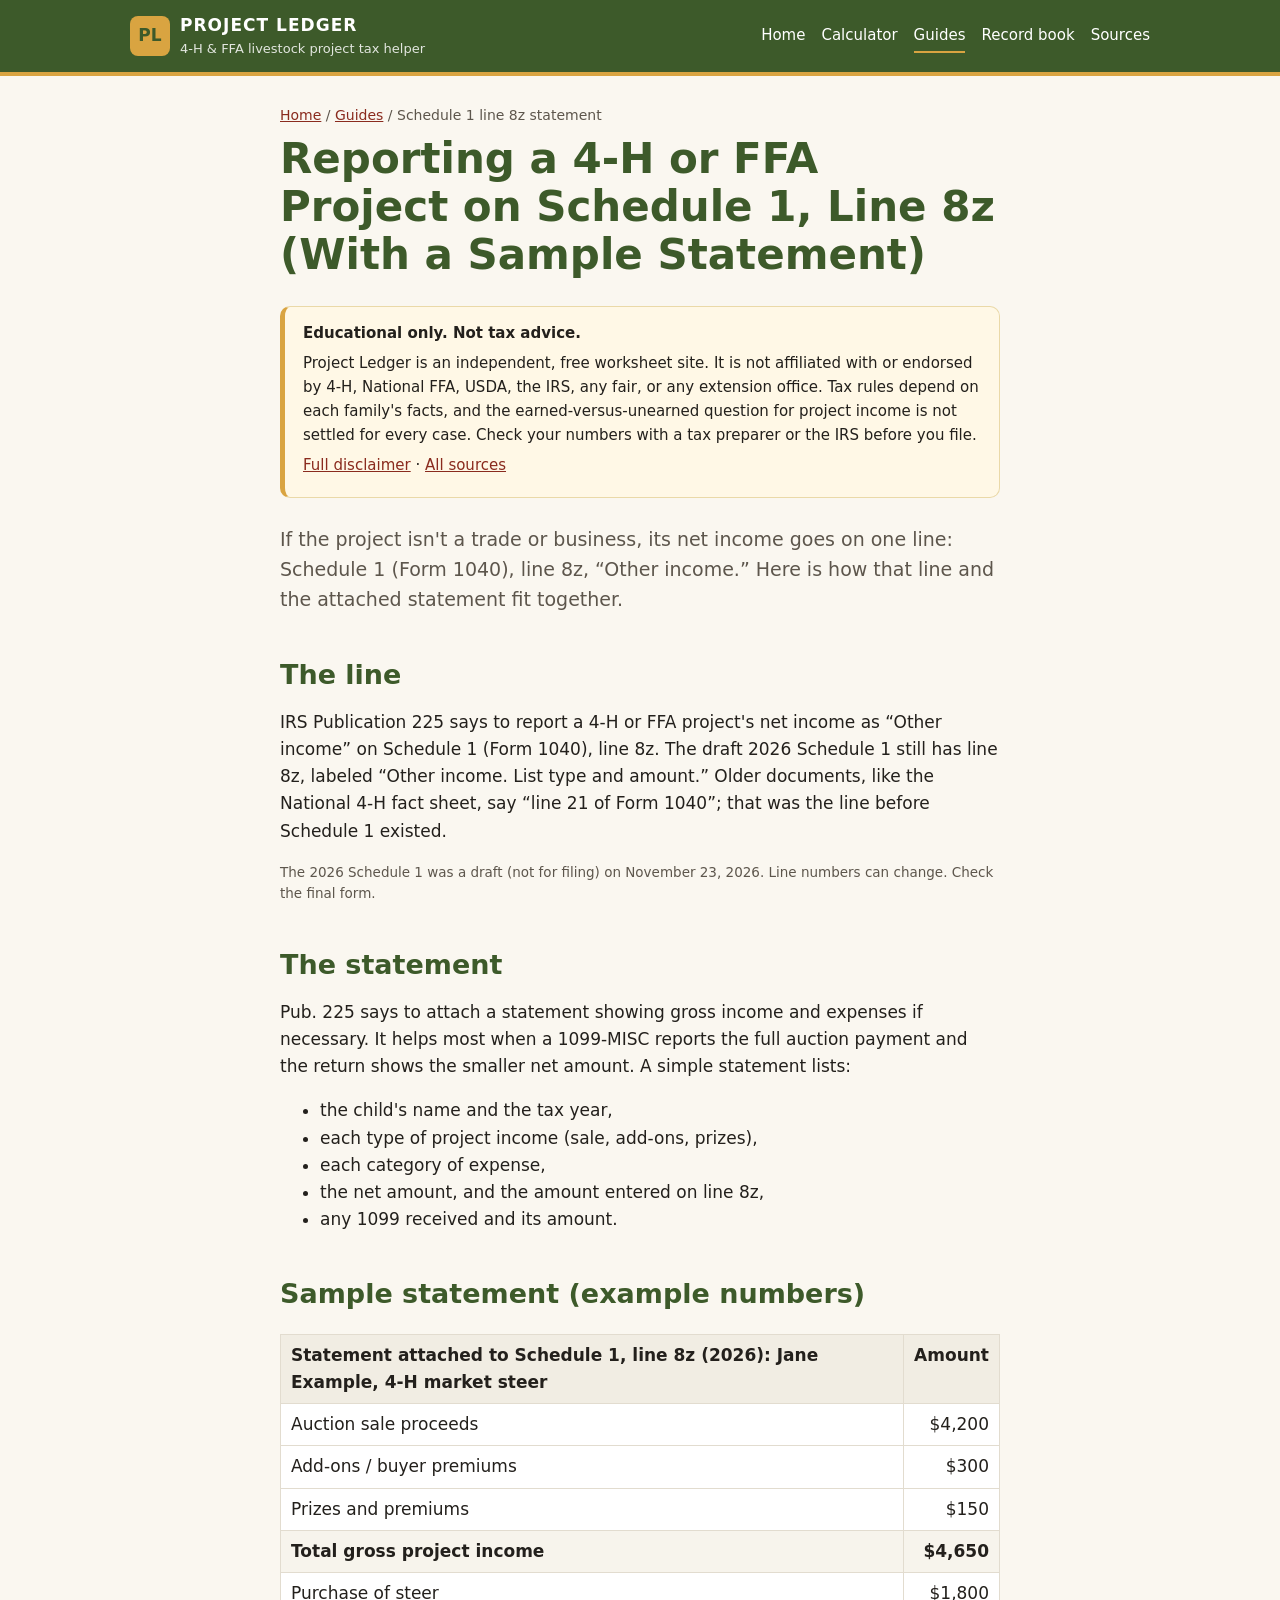
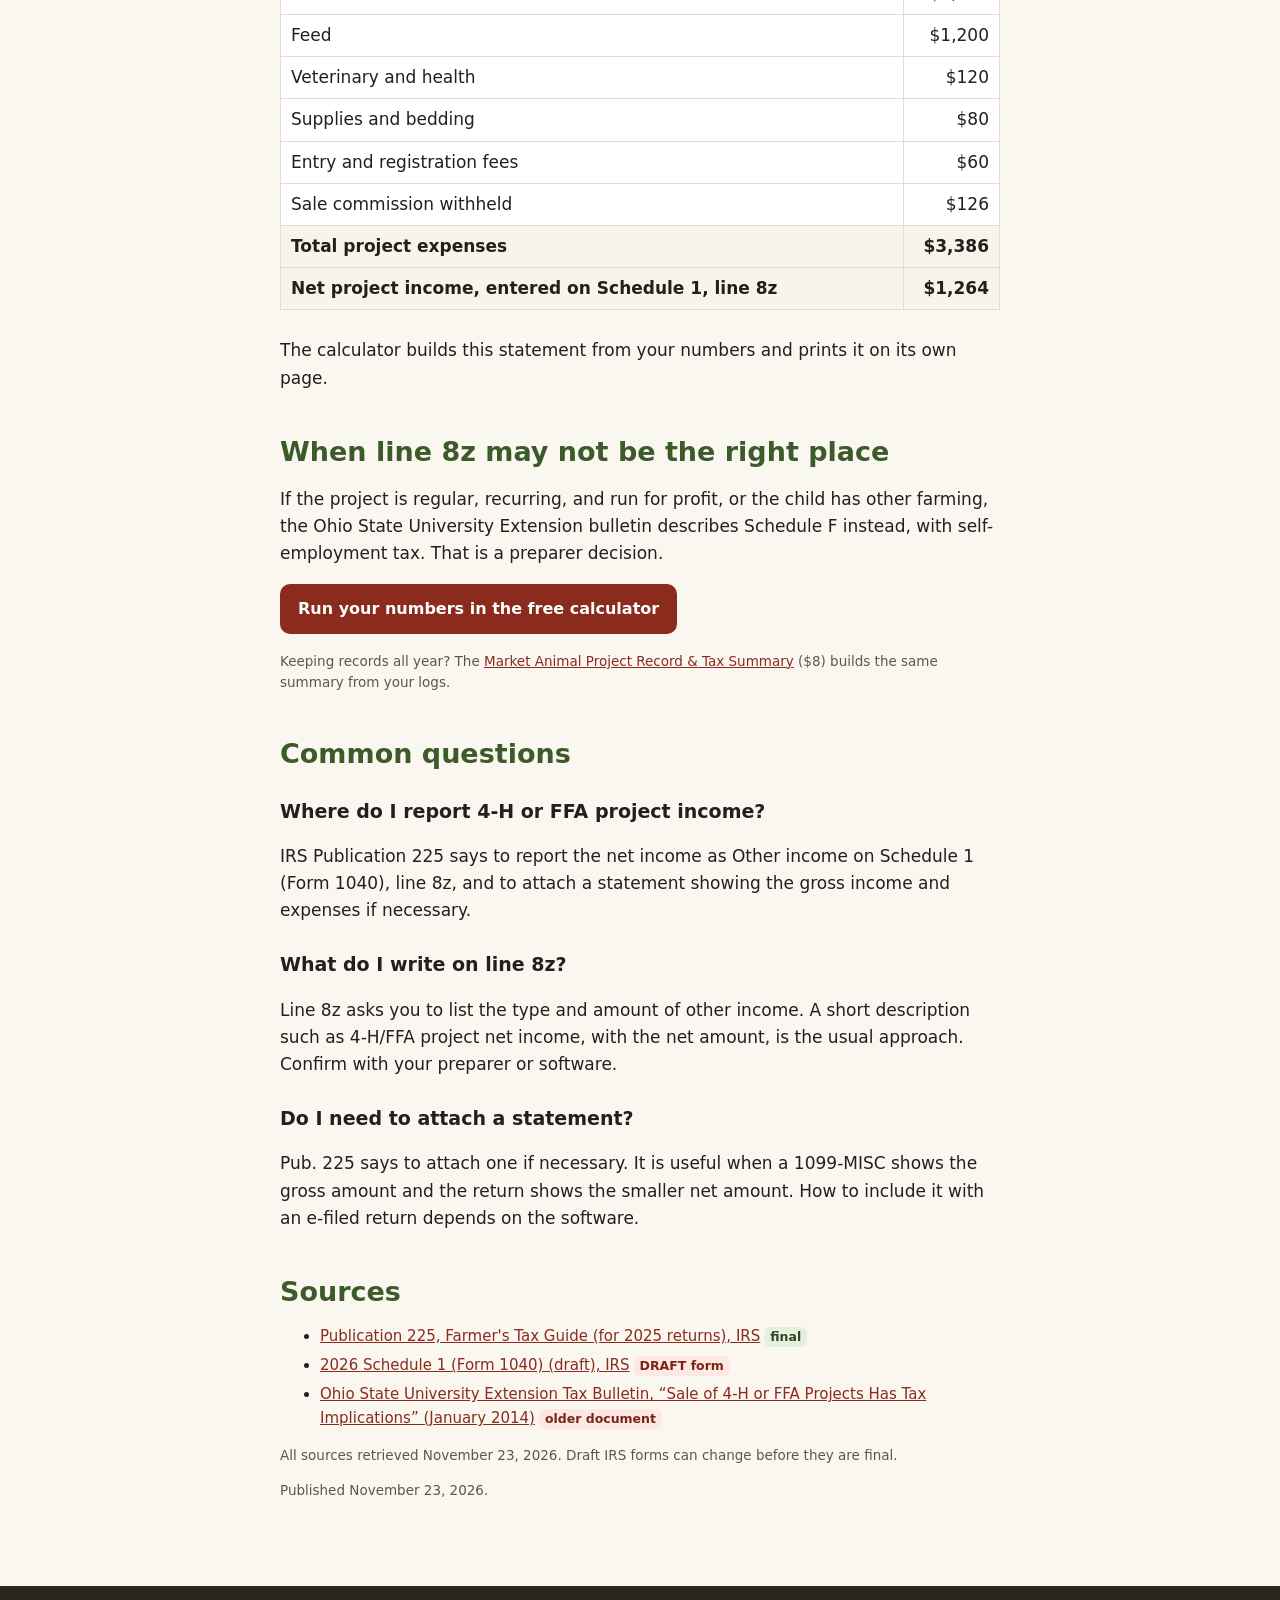
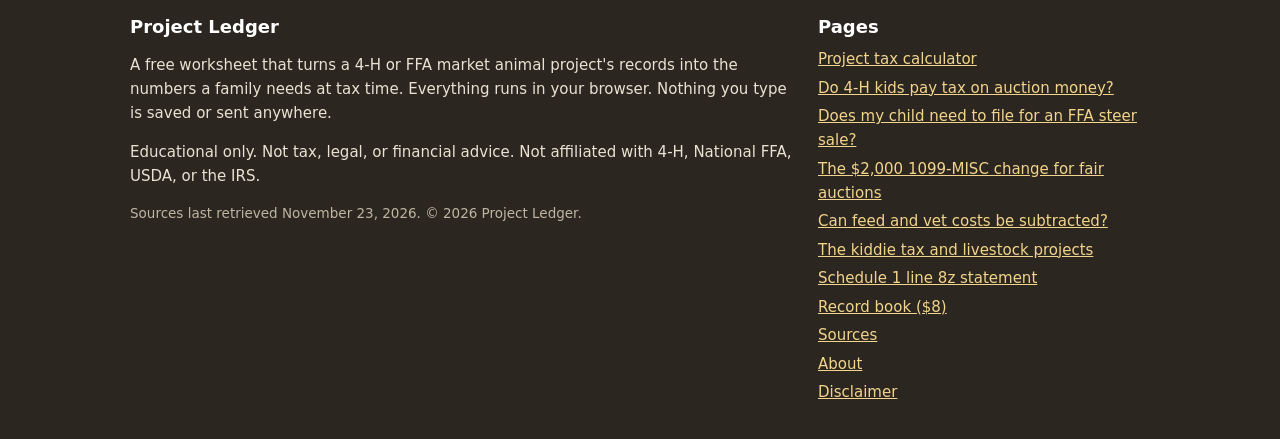
<file: guides/schedule-1-line-8z-4-h-ffa-project-statement/index.html>
<!doctype html>
<html lang="en">
<head>
  <meta charset="utf-8">
  <meta name="viewport" content="width=device-width, initial-scale=1">
  <title>Reporting a 4-H or FFA Project on Schedule 1, Line 8z (With a Sample Statement)</title>
  <meta name="description" content="Where project income goes on Form 1040, what to write on line 8z, and a sample statement showing gross income and expenses.">
  <link rel="canonical" href="https://spartan3055.github.io/livestock-project-tax/guides/schedule-1-line-8z-4-h-ffa-project-statement/">
  <link rel="stylesheet" href="../../style.css">
  <link rel="icon" href="../../favicon.svg" type="image/svg+xml">
  <meta name="theme-color" content="#3d5a2a">
  <meta property="og:title" content="Reporting a 4-H or FFA Project on Schedule 1, Line 8z (With a Sample Statement)">
  <meta property="og:description" content="Where project income goes on Form 1040, what to write on line 8z, and a sample statement showing gross income and expenses.">
  <meta property="og:url" content="https://spartan3055.github.io/livestock-project-tax/guides/schedule-1-line-8z-4-h-ffa-project-statement/">
  <meta property="og:type" content="website">
  <meta property="og:site_name" content="Project Ledger">
  <script type="application/ld+json">
[
 {
  "@context": "https://schema.org",
  "@type": "Organization",
  "@id": "https://spartan3055.github.io/livestock-project-tax/#org",
  "name": "Project Ledger",
  "url": "https://spartan3055.github.io/livestock-project-tax/",
  "description": "Free educational worksheet for 4-H and FFA livestock project income at tax time."
 },
 {
  "@context": "https://schema.org",
  "@type": "WebSite",
  "@id": "https://spartan3055.github.io/livestock-project-tax/#website",
  "name": "Project Ledger",
  "url": "https://spartan3055.github.io/livestock-project-tax/",
  "publisher": {
   "@id": "https://spartan3055.github.io/livestock-project-tax/#org"
  }
 },
 {
  "@context": "https://schema.org",
  "@type": "Article",
  "headline": "Reporting a 4-H or FFA Project on Schedule 1, Line 8z (With a Sample Statement)",
  "description": "Where project income goes on Form 1040, what to write on line 8z, and a sample statement showing gross income and expenses.",
  "datePublished": "2026-11-23",
  "dateModified": "2026-11-23",
  "author": {
   "@id": "https://spartan3055.github.io/livestock-project-tax/#org"
  },
  "publisher": {
   "@id": "https://spartan3055.github.io/livestock-project-tax/#org"
  },
  "mainEntityOfPage": "https://spartan3055.github.io/livestock-project-tax/guides/schedule-1-line-8z-4-h-ffa-project-statement/"
 },
 {
  "@context": "https://schema.org",
  "@type": "FAQPage",
  "mainEntity": [
   {
    "@type": "Question",
    "name": "Where do I report 4-H or FFA project income?",
    "acceptedAnswer": {
     "@type": "Answer",
     "text": "IRS Publication 225 says to report the net income as Other income on Schedule 1 (Form 1040), line 8z, and to attach a statement showing the gross income and expenses if necessary."
    }
   },
   {
    "@type": "Question",
    "name": "What do I write on line 8z?",
    "acceptedAnswer": {
     "@type": "Answer",
     "text": "Line 8z asks you to list the type and amount of other income. A short description such as 4-H/FFA project net income, with the net amount, is the usual approach. Confirm with your preparer or software."
    }
   },
   {
    "@type": "Question",
    "name": "Do I need to attach a statement?",
    "acceptedAnswer": {
     "@type": "Answer",
     "text": "Pub. 225 says to attach one if necessary. It is useful when a 1099-MISC shows the gross amount and the return shows the smaller net amount. How to include it with an e-filed return depends on the software."
    }
   }
  ]
 },
 {
  "@context": "https://schema.org",
  "@type": "BreadcrumbList",
  "itemListElement": [
   {
    "@type": "ListItem",
    "position": 1,
    "name": "Home",
    "item": "https://spartan3055.github.io/livestock-project-tax/"
   },
   {
    "@type": "ListItem",
    "position": 2,
    "name": "Guides",
    "item": "https://spartan3055.github.io/livestock-project-tax/guides/"
   },
   {
    "@type": "ListItem",
    "position": 3,
    "name": "Schedule 1 line 8z statement",
    "item": "https://spartan3055.github.io/livestock-project-tax/guides/schedule-1-line-8z-4-h-ffa-project-statement/"
   }
  ]
 }
]
</script>
</head>
<body>
  <a class="skip" href="#main">Skip to content</a>
  
<header class="site-header">
  <div class="wrap bar">
    <a class="wordmark" href="../../">
      <span class="mark" aria-hidden="true">PL</span>
      <span><strong>PROJECT LEDGER</strong><span class="tag">4-H &amp; FFA livestock project tax helper</span></span>
    </a>
    <nav class="primary" aria-label="Primary">
      <a href="../../">Home</a>
      <a href="../../calculator/">Calculator</a>
      <a href="../../guides/" aria-current="page">Guides</a>
      <a href="../../record-book/">Record book</a>
      <a href="../../sources/">Sources</a>
    </nav>
  </div>
</header>
  <main id="main">
    
<div class="wrap narrow">
  <p class="crumbs"><a href="../../">Home</a> / <a href="../../guides/">Guides</a> / Schedule 1 line 8z statement</p>
  <h1>Reporting a 4-H or FFA Project on Schedule 1, Line 8z (With a Sample Statement)</h1>
  
<aside class="disclaimer" role="note">
  <strong>Educational only. Not tax advice.</strong>
  <p>Project Ledger is an independent, free worksheet site. It is not affiliated with or endorsed by 4-H, National FFA, USDA, the IRS, any fair, or any extension office. Tax rules depend on each family's facts, and the earned-versus-unearned question for project income is not settled for every case. Check your numbers with a tax preparer or the IRS before you file.</p>
  <p><a href="../../disclaimer/">Full disclaimer</a> · <a href="../../sources/">All sources</a></p>
</aside>
  
<p class="lede">If the project isn't a trade or business, its net income goes on one line: Schedule 1 (Form 1040), line 8z, “Other income.” Here is how that line and the attached statement fit together.</p>
<h2>The line</h2>
<p>IRS Publication 225 says to report a 4-H or FFA project's net income as “Other income” on Schedule 1 (Form 1040), line 8z. The draft 2026 Schedule 1 still has line 8z, labeled “Other income. List type and amount.” Older documents, like the National 4-H fact sheet, say “line 21 of Form 1040”; that was the line before Schedule 1 existed.</p>
<p class="tiny">The 2026 Schedule 1 was a draft (not for filing) on November 23, 2026. Line numbers can change. Check the final form.</p>
<h2>The statement</h2>
<p>Pub. 225 says to attach a statement showing gross income and expenses if necessary. It helps most when a 1099-MISC reports the full auction payment and the return shows the smaller net amount. A simple statement lists:</p>
<ul><li>the child's name and the tax year,</li><li>each type of project income (sale, add-ons, prizes),</li><li>each category of expense,</li><li>the net amount, and the amount entered on line 8z,</li><li>any 1099 received and its amount.</li></ul>
<h2>Sample statement (example numbers)</h2>
<div class="tablewrap"><table>
<thead><tr><th>Statement attached to Schedule 1, line 8z (2026): Jane Example, 4-H market steer</th><th class="num">Amount</th></tr></thead>
<tbody>
<tr><td>Auction sale proceeds</td><td class="num">$4,200</td></tr>
<tr><td>Add-ons / buyer premiums</td><td class="num">$300</td></tr>
<tr><td>Prizes and premiums</td><td class="num">$150</td></tr>
<tr class="tot"><td>Total gross project income</td><td class="num">$4,650</td></tr>
<tr><td>Purchase of steer</td><td class="num">$1,800</td></tr>
<tr><td>Feed</td><td class="num">$1,200</td></tr>
<tr><td>Veterinary and health</td><td class="num">$120</td></tr>
<tr><td>Supplies and bedding</td><td class="num">$80</td></tr>
<tr><td>Entry and registration fees</td><td class="num">$60</td></tr>
<tr><td>Sale commission withheld</td><td class="num">$126</td></tr>
<tr class="tot"><td>Total project expenses</td><td class="num">$3,386</td></tr>
<tr class="tot"><td>Net project income, entered on Schedule 1, line 8z</td><td class="num">$1,264</td></tr>
</tbody></table></div>
<p>The calculator builds this statement from your numbers and prints it on its own page.</p>
<h2>When line 8z may not be the right place</h2>
<p>If the project is regular, recurring, and run for profit, or the child has other farming, the Ohio State University Extension bulletin describes Schedule F instead, with self-employment tax. That is a preparer decision.</p>
<p><a class="btn" href="../../calculator/">Run your numbers in the free calculator</a></p><p class="tiny">Keeping records all year? The <a href="../../record-book/">Market Animal Project Record &amp; Tax Summary</a> ($8) builds the same summary from your logs.</p>
  <h2>Common questions</h2><h3>Where do I report 4-H or FFA project income?</h3><p>IRS Publication 225 says to report the net income as Other income on Schedule 1 (Form 1040), line 8z, and to attach a statement showing the gross income and expenses if necessary.</p><h3>What do I write on line 8z?</h3><p>Line 8z asks you to list the type and amount of other income. A short description such as 4-H/FFA project net income, with the net amount, is the usual approach. Confirm with your preparer or software.</p><h3>Do I need to attach a statement?</h3><p>Pub. 225 says to attach one if necessary. It is useful when a 1099-MISC shows the gross amount and the return shows the smaller net amount. How to include it with an e-filed return depends on the software.</p>
  <h2>Sources</h2><ul class="sources"><li><a href="https://www.irs.gov/pub/irs-pdf/p225.pdf" rel="noopener">Publication 225, Farmer's Tax Guide (for 2025 returns), IRS</a><span class="final">final</span></li><li><a href="https://www.irs.gov/pub/irs-dft/f1040s1--dft.pdf" rel="noopener">2026 Schedule 1 (Form 1040) (draft), IRS</a><span class="draft">DRAFT form</span></li><li><a href="https://farmoffice.osu.edu/sites/aglaw/files/site-library/Sale%20of%204H%20TaxBulletin.pdf" rel="noopener">Ohio State University Extension Tax Bulletin, “Sale of 4-H or FFA Projects Has Tax Implications” (January 2014)</a><span class="draft">older document</span></li></ul><p class="tiny">All sources retrieved November 23, 2026. Draft IRS forms can change before they are final.</p>
  <p class="tiny">Published November 23, 2026.</p>
</div>
  </main>
  
<footer class="site-footer">
  <div class="wrap">
    <div>
      <h2>Project Ledger</h2>
      <p>A free worksheet that turns a 4-H or FFA market animal project's records into the numbers a family needs at tax time. Everything runs in your browser. Nothing you type is saved or sent anywhere.</p>
      <p>Educational only. Not tax, legal, or financial advice. Not affiliated with 4-H, National FFA, USDA, or the IRS.</p>
      <p class="tiny">Sources last retrieved November 23, 2026. © 2026 Project Ledger.</p>
    </div>
    <div>
      <h2>Pages</h2>
      <ul>
        <li><a href="../../calculator/">Project tax calculator</a></li>
        <li><a href="../../guides/do-4-h-kids-pay-tax-on-livestock-auction-money/">Do 4-H kids pay tax on auction money?</a></li><li><a href="../../guides/does-my-child-need-to-file-taxes-ffa-steer-sale/">Does my child need to file for an FFA steer sale?</a></li><li><a href="../../guides/1099-misc-2000-threshold-fair-livestock-auctions/">The $2,000 1099-MISC change for fair auctions</a></li><li><a href="../../guides/deduct-feed-and-vet-costs-4-h-ffa-project/">Can feed and vet costs be subtracted?</a></li><li><a href="../../guides/kiddie-tax-4-h-ffa-livestock-project/">The kiddie tax and livestock projects</a></li><li><a href="../../guides/schedule-1-line-8z-4-h-ffa-project-statement/">Schedule 1 line 8z statement</a></li>
        <li><a href="../../record-book/">Record book ($8)</a></li>
        <li><a href="../../sources/">Sources</a></li>
        <li><a href="../../about/">About</a></li>
        <li><a href="../../disclaimer/">Disclaimer</a></li>
      </ul>
    </div>
  </div>
</footer>
  
</body>
</html>
</file>
<file: style.css>
:root{--barn:#8a2b1e;--field:#3d5a2a;--hay:#d9a441;--paper:#faf7f0;--ink:#23201c;--muted:#5d564c;--line:#e2dccf;--card:#fff}
*{box-sizing:border-box}
html{-webkit-text-size-adjust:100%}
body{margin:0;font:17px/1.6 system-ui,-apple-system,"Segoe UI",Roboto,Arial,sans-serif;color:var(--ink);background:var(--paper)}
a{color:var(--barn)}
a:hover{color:#5f1c13}
.wrap{max-width:1060px;margin:0 auto;padding:0 20px}
.narrow{max-width:760px}
.skip{position:absolute;left:-999px}.skip:focus{left:10px;top:10px;background:#fff;padding:8px;z-index:9}
.site-header{background:var(--field);color:#fff;border-bottom:4px solid var(--hay)}
.bar{display:flex;align-items:center;justify-content:space-between;gap:16px;flex-wrap:wrap;padding-top:12px;padding-bottom:12px}
.wordmark{display:flex;gap:10px;align-items:center;color:#fff;text-decoration:none}
.mark{display:inline-grid;place-items:center;width:40px;height:40px;border-radius:8px;background:var(--hay);color:var(--field);font-weight:800}
.wordmark strong{display:block;letter-spacing:.06em}
.tag{display:block;font-size:13px;opacity:.85}
nav.primary{display:flex;gap:4px 16px;flex-wrap:wrap}
nav.primary a{color:#fff;text-decoration:none;font-size:15px;padding:4px 0;border-bottom:2px solid transparent}
nav.primary a[aria-current=page],nav.primary a:hover{border-bottom-color:var(--hay)}
main{padding:28px 0 40px}
h1{font-size:clamp(28px,4.4vw,42px);line-height:1.15;margin:.2em 0 .4em;color:var(--field)}
h2{font-size:clamp(21px,3vw,27px);line-height:1.25;margin:1.6em 0 .5em;color:var(--field)}
h3{font-size:19px;margin:1.3em 0 .4em}
.lede{font-size:19px;color:var(--muted)}
.crumbs{font-size:14px;color:var(--muted);margin:0 0 8px}
.hero{background:var(--card);border:1px solid var(--line);border-radius:14px;padding:26px;margin-bottom:24px}
.btn{display:inline-block;background:var(--barn);color:#fff;text-decoration:none;padding:12px 18px;border-radius:10px;font-weight:700;border:0;font-size:16px;cursor:pointer}
.btn:hover{background:#6d2116;color:#fff}
.btn.alt{background:var(--field)}
.btn.ghost{background:transparent;color:var(--field);border:2px solid var(--field)}
.grid{display:grid;grid-template-columns:repeat(auto-fit,minmax(260px,1fr));gap:16px}
.card{background:var(--card);border:1px solid var(--line);border-radius:12px;padding:18px}
.card h3{margin-top:0}
.disclaimer{background:#fff8e6;border:1px solid #ead9a8;border-left:5px solid var(--hay);border-radius:10px;padding:14px 18px;margin:26px 0;font-size:15px}
.disclaimer p{margin:.4em 0}
.tiny{font-size:13.5px;color:var(--muted)}
.sources{font-size:15px}
.sources li{margin:.35em 0}
.draft{display:inline-block;background:#fde8e4;color:#7a2418;border-radius:6px;padding:0 6px;font-size:12.5px;font-weight:700;margin-left:4px}
.final{display:inline-block;background:#e6f0df;color:#2f4720;border-radius:6px;padding:0 6px;font-size:12.5px;font-weight:700;margin-left:4px}
table{border-collapse:collapse;width:100%;margin:10px 0;background:#fff}
th,td{border:1px solid var(--line);padding:7px 10px;text-align:left;vertical-align:top}
th{background:#f1ede3}
td.num,th.num{text-align:right;white-space:nowrap}
tr.tot td{font-weight:700;background:#f7f4ec}
.tablewrap{overflow-x:auto}
/* calculator */
.calc{display:grid;grid-template-columns:minmax(0,1.05fr) minmax(0,.95fr);gap:22px;align-items:start}
fieldset{border:1px solid var(--line);border-radius:12px;background:#fff;padding:14px 16px 6px;margin:0 0 16px}
legend{font-weight:800;color:var(--field);padding:0 6px}
.field{display:grid;grid-template-columns:1fr 150px;gap:10px;align-items:center;margin:0 0 10px}
.field label{font-size:15px}
.field .hint{display:block;font-size:12.5px;color:var(--muted)}
input[type=text],input[type=number],select{width:100%;font:inherit;font-size:16px;padding:8px 10px;border:1px solid #c9c0ae;border-radius:8px;background:#fff}
input:focus,select:focus{outline:3px solid #f0d28a;border-color:var(--hay)}
.check{display:flex;gap:10px;align-items:flex-start;margin:0 0 12px;font-size:15px}
.check input{margin-top:5px;width:18px;height:18px}
.results{position:sticky;top:12px}
.totals{background:var(--field);color:#fff;border-radius:12px;padding:16px 18px;margin-bottom:14px}
.totals dl{display:grid;grid-template-columns:1fr auto;gap:4px 12px;margin:0}
.totals dt{opacity:.9}.totals dd{margin:0;text-align:right;font-weight:700}
.totals .big{font-size:22px;color:var(--hay)}
.panel{background:#fff;border:1px solid var(--line);border-radius:12px;padding:14px 16px;margin-bottom:14px}
.panel h2{margin:.1em 0 .4em;font-size:20px}
.verdict{font-weight:800;margin:.2em 0}
.verdict.yes{color:var(--barn)}.verdict.no{color:var(--field)}.verdict.ask{color:#7a5a00}
.checks{padding-left:20px;font-size:15px}
.flag{border-radius:10px;padding:10px 12px;margin:0 0 10px;font-size:15px}
.flag p{margin:.25em 0 0}
.flag.ask{background:#fdeee9;border-left:5px solid var(--barn)}
.flag.note{background:#f1f4ec;border-left:5px solid var(--field)}
#statement{background:#fff;border:1px dashed #b9ae98;border-radius:10px;padding:16px;font-size:15px}
#statement h3{margin-top:0}
#statement td.num,#statement th.num{width:130px}
.actions{display:flex;gap:10px;flex-wrap:wrap;margin:10px 0 18px}
.privacy{font-size:14px;color:var(--muted)}
.price{font-size:28px;font-weight:800;color:var(--barn)}
.site-footer{background:#2b2620;color:#e9e2d4;padding:30px 0;margin-top:30px;font-size:15px}
.site-footer .wrap{display:grid;grid-template-columns:2fr 1fr;gap:24px}
.site-footer a{color:#f3d48c}
.site-footer h2{color:#fff;font-size:18px;margin-top:0}
.site-footer ul{list-style:none;padding:0;margin:0}
.site-footer li{margin:.3em 0}
.site-footer .tiny{color:#bfb5a3}
@media (max-width:820px){.calc{grid-template-columns:1fr}.results{position:static}.site-footer .wrap{grid-template-columns:1fr}}
@media (max-width:480px){body{font-size:16px}.field{grid-template-columns:1fr 120px}.hero{padding:18px}}
@media print{
  body{background:#fff}
  body>*:not(main),main .wrap>*:not(.calc),.calc>form,.results>*:not(.statement-panel),.statement-panel>*:not(#statement){display:none!important}
  main{padding:0}.calc,.results{display:block;position:static}
  .statement-panel{border:0;padding:0;margin:0}
  #statement{border:0;padding:0}
}
.print-only{display:none}
</file>
